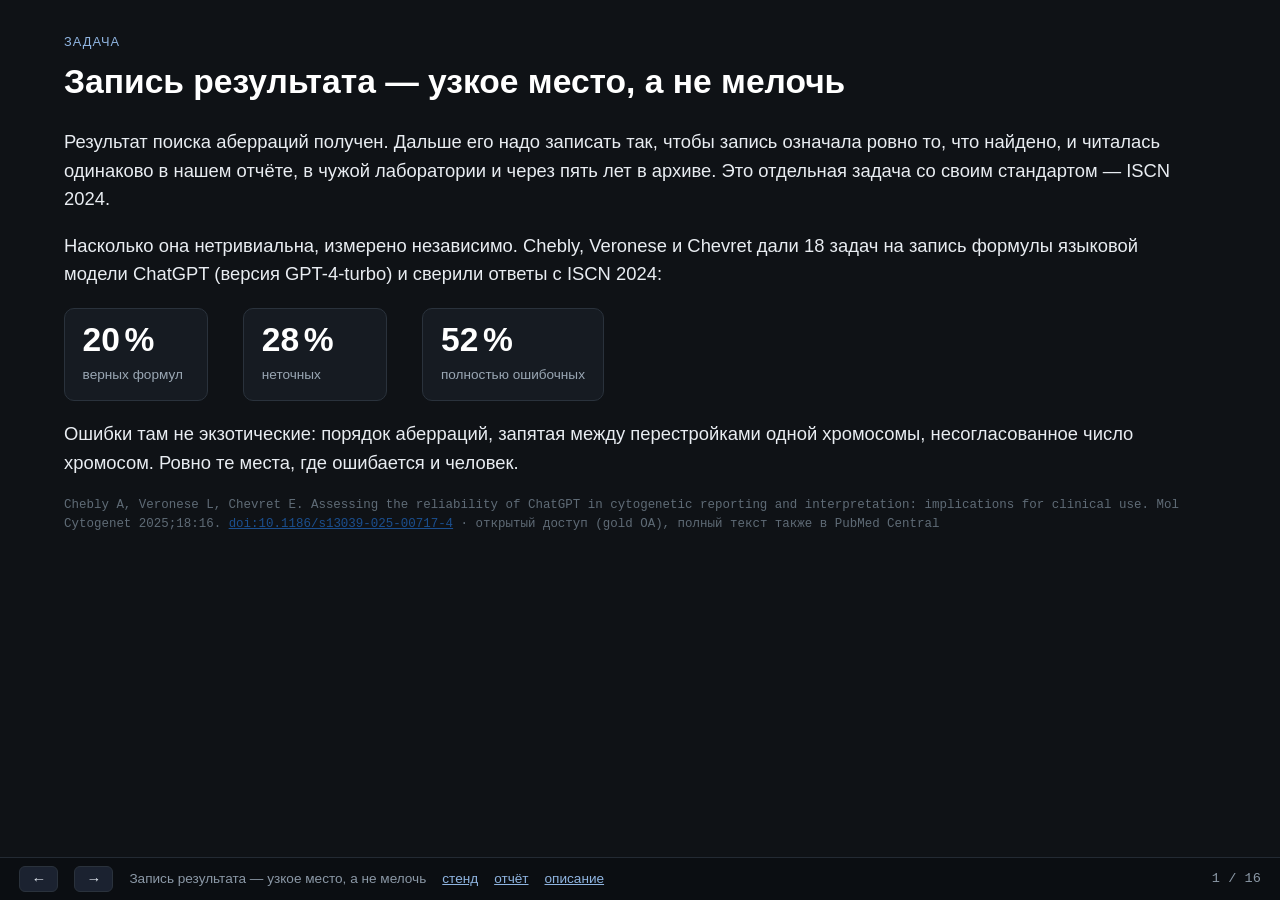
<file: deck.html>
<!DOCTYPE html>
<html lang="ru">
<head>
<meta charset="utf-8">
<meta name="viewport" content="width=device-width, initial-scale=1">
<title>Генератор формул ISCN 2024 — доклад</title>
<!-- оформление встроено: файл открывается и пересылается отдельно -->
<style>:root{
  --ink:#16191d; --mute:#5f6b76; --line:#d8dee5; --bg:#fbfcfd; --card:#fff;
  --ok:#0a6b3d; --bad:#a3231b; --warn:#8a5a00; --accent:#1b4f8f;
  --okbg:#eaf6ee; --badbg:#fdeceb; --warnbg:#fdf5e3; --accbg:#eef4fb;
  --mono:"SFMono-Regular",Consolas,"Liberation Mono",Menlo,monospace;
}
*{box-sizing:border-box}
body{margin:0;font:16px/1.55 -apple-system,"Segoe UI",Roboto,"Helvetica Neue",Arial,sans-serif;
  color:var(--ink);background:var(--bg)}
code,pre{font-family:var(--mono);font-size:.93em}
a{color:var(--accent)}
h1,h2,h3{line-height:1.25;margin:0 0 .5em}

/* ---------------- общая шапка ---------------- */
header{display:flex;align-items:baseline;gap:1.5rem;flex-wrap:wrap;
  padding:.9rem 1.4rem;border-bottom:1px solid var(--line);background:var(--card)}
header h1{font-size:1.15rem;margin:0}
header nav{margin-left:auto;display:flex;gap:1rem;align-items:baseline;font-size:.9rem}
.boot{color:var(--mute)}
#bootbar{height:3px;background:var(--line)}
#bootfill{height:3px;width:0;background:var(--accent);transition:width .3s}
footer{border-top:1px solid var(--line);margin-top:2rem;padding:1rem 1.4rem;
  color:var(--mute);font-size:.85rem}
.fatal{margin:2rem auto;max-width:44rem;padding:1.2rem 1.4rem;background:var(--badbg);
  border:1px solid var(--bad);border-radius:8px}

/* ---------------- стенд ---------------- */
.stand main{padding:1.2rem 1.4rem;max-width:1600px;margin:0 auto}
.tabs{display:flex;gap:.4rem;flex-wrap:wrap;border-bottom:1px solid var(--line);margin-bottom:1rem}
.tab{border:1px solid var(--line);border-bottom:none;background:#eef1f4;
  color:var(--mute);padding:.45rem .9rem;border-radius:7px 7px 0 0;cursor:pointer;
  font-size:.95rem}
.tab:hover{color:var(--ink);background:#e4e9ee}
.tab.active{background:var(--card);color:var(--accent);font-weight:600;
  box-shadow:0 2px 0 0 var(--card);border-top:2px solid var(--accent)}
.panel{display:none}
.panel.active{display:block}
.lead{max-width:60rem;color:var(--mute)}
.split{display:grid;grid-template-columns:minmax(300px,29%) 1fr;gap:1.4rem;align-items:start}
@media(max-width:1100px){.split{grid-template-columns:1fr}}
.col-narrow select{width:100%;font-family:var(--mono);font-size:.82rem}
.desc{font-size:.9rem;background:var(--accbg);padding:.5rem .7rem;border-radius:6px}
label{display:block;font-size:.82rem;color:var(--mute);margin-bottom:.5rem}
label input,label select{display:block;width:100%;padding:.3rem .4rem;font-size:.92rem;
  border:1px solid var(--line);border-radius:5px;color:var(--ink);background:#fff}
label.chk{display:flex;align-items:center;gap:.4rem;font-size:.9rem}
label.chk input{width:auto;display:inline}
.grid2{display:grid;grid-template-columns:1fr 1fr;gap:.5rem}
.grid4{display:grid;grid-template-columns:repeat(4,1fr);gap:.5rem}
@media(max-width:1400px){.grid4{grid-template-columns:repeat(2,1fr)}}
button{border:1px solid var(--accent);background:var(--accent);color:#fff;
  padding:.4rem .9rem;border-radius:6px;cursor:pointer;font-size:.92rem}
button.secondary{background:#fff;color:var(--accent)}
button.rm,button.copy,button.link{background:#fff;color:var(--accent);
  border:1px solid var(--line);padding:.15rem .5rem;font-size:.78rem}
button.link{border:none;text-decoration:underline;padding:.15rem .2rem}
.event{border:1px solid var(--line);border-radius:7px;padding:.6rem .7rem;margin-bottom:.6rem;background:var(--card)}
.ehead{display:flex;justify-content:space-between;align-items:center;
  font-size:.85rem;font-weight:600;margin-bottom:.4rem}
.hint{margin-top:.8rem;font-size:.86rem;color:var(--mute)}
.hint ul{padding-left:1.2rem}
.row{display:flex;gap:.7rem;align-items:flex-start;margin:.6rem 0}
.row textarea{flex:1;font-family:var(--mono);font-size:.9rem;padding:.5rem;
  border:1px solid var(--line);border-radius:6px}
.row input.exinp{flex:1;font-family:var(--mono);font-size:.92rem;padding:.4rem .5rem;
  border:1px solid var(--line);border-radius:6px}
.ctl{display:flex;gap:.6rem;align-items:flex-end}
.samples{font-size:.86rem;color:var(--mute);display:flex;gap:.5rem;flex-wrap:wrap;align-items:baseline}

/* ---------------- результаты ---------------- */
.canon{display:flex;gap:.8rem;align-items:baseline;flex-wrap:wrap;
  background:var(--accbg);border:1px solid #cfe0f2;border-radius:8px;padding:.6rem .8rem;margin-bottom:.8rem}
.canon .lbl{font-size:.8rem;color:var(--mute);text-transform:uppercase;letter-spacing:.03em}
code.big{font-size:1.05rem;font-weight:600;word-break:break-all}
table{border-collapse:collapse;width:100%;background:var(--card);font-size:.92rem}
th,td{border:1px solid var(--line);padding:.4rem .55rem;text-align:left;vertical-align:top}
th{background:#f1f4f7;font-size:.82rem;color:var(--mute);font-weight:600}
table.forms td:first-child{width:19rem}
table.forms td:last-child{width:12rem}
tr.canonrow{background:#f7fbff}
.fname{font-weight:600}
.fmeta{font-size:.78rem;color:var(--mute);font-family:var(--mono)}
code.res{display:inline-block;word-break:break-all;background:#f6f8fa;
  padding:.15rem .35rem;border-radius:4px;margin-right:.4rem}
.reason{color:var(--mute);font-size:.88rem}
.notes{margin-top:.35rem;display:flex;gap:.3rem;flex-wrap:wrap}
.chip{font-size:.76rem;background:#eef1f4;color:var(--mute);border-radius:10px;padding:.05rem .5rem}
.chip.lost{background:var(--warnbg);color:var(--warn)}
.warnchip{background:var(--warnbg);color:var(--warn)}
.errchip{background:var(--badbg);color:var(--bad);border-radius:10px;padding:.05rem .5rem;font-size:.76rem}
.stylechip{background:var(--warnbg);color:var(--warn);border-radius:10px;padding:.05rem .5rem;font-size:.76rem}
.ok{color:var(--ok)}
.bad{color:var(--bad)}
.off{color:var(--mute)}
.box{border:1px solid var(--line);border-radius:7px;padding:.6rem .8rem;margin-top:.5rem;background:var(--card)}
.ok.box{background:var(--okbg);border-color:#bcdcc8}
.warn{background:var(--warnbg);border:1px solid #e6d2a0;border-radius:7px;
  padding:.5rem .7rem;margin-bottom:.7rem;font-size:.9rem}
.note{background:var(--accbg);border:1px solid #cfe0f2;border-radius:7px;
  padding:.5rem .7rem;margin-bottom:.7rem;font-size:.9rem}
.note ul,.facts{margin:.3rem 0;padding-left:1.2rem}
.facts li{font-family:var(--mono);font-size:.86rem}
table.viol td:first-child{width:5.5rem}
tr.badrow{background:var(--badbg)}
.viol1{font-size:.88rem;margin:.2rem 0}
.excase{border:1px solid var(--line);border-radius:8px;padding:.7rem .9rem;
  margin-bottom:.7rem;background:var(--card)}
.exhead{margin-bottom:.4rem}
.score{margin-top:.8rem;font-weight:600}
.scrollx{overflow-x:auto;max-width:100%}
table.loss{font-size:.85rem;min-width:52rem}
table.loss td:first-child{width:13rem}
table.loss th.key{text-align:center;white-space:nowrap;font-family:var(--mono);
  font-size:.78rem;padding:.35rem .4rem}
table.loss td.yes{background:var(--okbg);text-align:center;font-weight:700;color:var(--ok)}
table.loss td.no{background:var(--badbg);text-align:center;color:var(--bad)}
tr.rates td{background:#f1f4f7;text-align:center;font-family:var(--mono);font-size:.82rem}
tr.rates td:first-child{text-align:left;font-family:inherit;color:var(--mute)}
table.legend{font-size:.86rem;min-width:44rem}
table.legend td:first-child,table.legend td:last-child{white-space:nowrap}

/* ---------------- слайды ---------------- */
body.deck{background:#0f1216;color:#e9edf2}
.slide{min-height:100vh;display:none;padding:3.5vh 5vw 8vh;flex-direction:column}
.slide.active{display:flex}
.slide h2{font-size:2.1rem;margin:0 0 .2em;color:#fff}
.slide .kicker{color:#8fb4e0;text-transform:uppercase;letter-spacing:.08em;
  font-size:.8rem;margin-bottom:.6rem}
.slide .body{font-size:1.15rem;max-width:70rem}
.slide ul{padding-left:1.3rem}
.slide li{margin-bottom:.45em}
.slide code{background:#1c222a;color:#e8eef6;padding:.1rem .35rem;border-radius:4px;
  word-break:break-all}
.deck .num{display:flex;gap:2.2rem;flex-wrap:wrap;margin:1.2rem 0}
.deck .num div{background:#161b22;border:1px solid #2a323c;border-radius:10px;
  padding:.8rem 1.1rem;min-width:9rem}
.deck .num b{display:block;font-size:2.1rem;color:#fff;line-height:1.1}
.deck .num span{font-size:.85rem;color:#9aa7b4}
.deck table{background:#141922;color:#dfe6ee;font-size:.95rem}
.deck th{background:#1b2230;color:#9aa7b4;border-color:#2a323c}
.deck td{border-color:#2a323c}
.deck .hl{color:#ffd479}
.deck .bad{color:#ff8f85}
.deck .ok{color:#8ee0ab}
.deckbar{position:fixed;bottom:0;left:0;right:0;display:flex;align-items:center;
  gap:1rem;padding:.5rem 1.2rem;background:#0b0e12;border-top:1px solid #232a33;
  font-size:.85rem;color:#8b98a6}
.deckbar button{background:#1b2230;border-color:#2a323c;color:#dfe6ee;padding:.25rem .7rem}
.deckbar a{color:#8fb4e0}
.deckbar .pos{margin-left:auto;font-family:var(--mono)}

/* ---------------- отчёт ---------------- */
body.doc{max-width:52rem;margin:0 auto;padding:0 1.4rem 4rem;background:#fff}
body.doc header{margin:0 -1.4rem 1.5rem;border-radius:0}
body.doc h2{font-size:1.4rem;margin-top:2rem;padding-top:.6rem;border-top:1px solid var(--line)}
body.doc h3{font-size:1.06rem;margin-top:1.4rem}
body.doc table{font-size:.9rem;margin:1rem 0}
body.doc code{background:#f4f6f8;padding:.08rem .3rem;border-radius:4px}
body.doc blockquote{margin:1rem 0;padding:.6rem .9rem;background:var(--accbg);
  border-left:3px solid var(--accent);font-size:.95rem}
.finding{border:1px solid var(--line);border-left:4px solid var(--bad);
  border-radius:6px;padding:.7rem .9rem;margin:.9rem 0;background:#fff}
.finding h3{margin-top:0}
.toc{background:#f6f8fa;border:1px solid var(--line);border-radius:8px;padding:.8rem 1rem}
.toc ol{margin:.3rem 0;padding-left:1.4rem}
.toc a{text-decoration:none}
@media print{
  header nav,.deckbar{display:none}
  body.doc{max-width:none}
  .slide{display:block;min-height:auto;page-break-after:always}
}

/* --- вкладки стенда, добавленные для заключения и контроля записи --- */
.verdict{margin:.6rem 0;padding:.5rem .7rem;border-radius:6px;font-weight:600;
         border:1px solid var(--line);background:var(--card)}
.verdict.good{border-color:var(--ok);color:var(--ok)}
.verdict.warn{border-color:var(--warn);color:var(--warn)}
.verdict.bad{border-color:var(--bad);color:var(--bad)}
.verdict.info{border-color:var(--line);color:var(--mute)}
.col-wide{flex:1 1 62%;min-width:0}
.col-narrow input[type=text]{width:100%;font-family:var(--mono);font-size:.8rem;
         padding:.25rem .35rem;margin-bottom:.4rem}
.col-narrow label{display:block;margin:.5rem 0 .15rem;font-size:.78rem;color:var(--mute)}
fieldset#vbFlags{border:1px solid var(--line);border-radius:6px;margin:.5rem 0;padding:.4rem .6rem}
fieldset#vbFlags legend{font-size:.76rem;color:var(--mute);padding:0 .3rem}
label.check{display:block;font-size:.78rem;color:var(--ink);margin:.12rem 0}
label.check input{margin-right:.35rem}
button.primary{margin-top:.5rem;padding:.4rem .8rem;border-radius:6px;cursor:pointer;
         border:1px solid var(--accent);background:var(--accent);color:#fff;font-weight:600}
button.primary:hover{filter:brightness(1.08)}
pre.formula{font-family:var(--mono);font-size:.86rem;background:var(--card);
         border:1px solid var(--line);border-radius:6px;padding:.5rem .6rem;
         overflow-x:auto;white-space:pre-wrap;word-break:break-all}
#p-verb ul,#p-reg ul{margin:.3rem 0 .6rem 1.1rem}
#p-verb li{margin:.16rem 0}
#regOut table,#ivOut table{width:100%}
#regFilter{font-family:var(--mono);font-size:.8rem;padding:.25rem .4rem;min-width:22rem}
</style>
</head>
<body class="deck">
<section class="slide" data-n="1"><div class="kicker">Задача</div><h2>Запись результата — узкое место, а не мелочь</h2><div class="body">
<p>Результат поиска аберраций получен. Дальше его надо записать так, чтобы запись
означала ровно то, что найдено, и читалась одинаково в нашем отчёте, в чужой
лаборатории и через пять лет в архиве. Это отдельная задача со своим стандартом —
ISCN 2024.</p>
<p>Насколько она нетривиальна, измерено независимо. Chebly, Veronese и Chevret
дали 18 задач на запись формулы языковой модели ChatGPT (версия GPT-4-turbo) и
сверили ответы с ISCN 2024:</p>
<div class="num"><div><b>20 %</b><span>верных формул</span></div><div><b>28 %</b><span>неточных</span></div><div><b>52 %</b><span>полностью ошибочных</span></div></div>
<p>Ошибки там не экзотические: порядок аберраций, запятая между перестройками
одной хромосомы, несогласованное число хромосом. Ровно те места, где ошибается
и человек.</p>
<p class="fmeta">Chebly A, Veronese L, Chevret E. Assessing the reliability of
ChatGPT in cytogenetic reporting and interpretation: implications for clinical
use. Mol Cytogenet 2025;18:16.
<a href="https://doi.org/10.1186/s13039-025-00717-4">doi:10.1186/s13039-025-00717-4</a>
· открытый доступ (gold OA), полный текст также в PubMed Central</p>
</div></section><section class="slide" data-n="2"><div class="kicker">Что сделано</div><h2>Генератор формул с обратной проверкой</h2><div class="body">
<ul>
<li>Один типизированный вход — набор событий: сборка, половой набор, плоидность,
координаты, копийность, доля мозаицизма, зиготность, происхождение, механизм.</li>
<li>11 форм записи выводятся из этого набора. Ни одна форма не
переписывает другую и ни одна не собирается языковой моделью.</li>
<li>Правила взяты из текста ISCN 2024: 64 пунктов
проведены в код, каждый с обозначением пункта.</li>
<li>Полосы вычисляются из координат по таблице заявленной сборки, поэтому
обозначение полосы и координаты согласованы по построению.</li>
</ul>
<div class="num"><div><b>64</b><span>пунктов стандарта</span></div><div><b>11</b><span>форм записи</span></div><div><b>40</b><span>правил грамматики</span></div><div><b>786</b><span>проверок в наборе</span></div></div>
</div></section><section class="slide" data-n="3"><div class="kicker">Источник</div><h2>Что взято за источник и что с ним сделано</h2><div class="body">
<p><b>ISCN 2024: An International System for Human Cytogenomic Nomenclature.</b>
McGovern&nbsp;Jordan, Hastings, Gersen (ред.), Karger, 2024.
<a href="https://karger.com/books/book/6011">karger.com/books/book/6011</a>.
Файл предоставлен внутри компании и остаётся во внутреннем хранилище: книга
защищена авторским правом и в открытый репозиторий не выкладывается.</p>
<p>Тело книги в файле — постранично вставленные изображения; извлекаемого текста
15 104 знака,
и это только список литературы. Текст получен распознаванием изображений.</p>
<div class="num"><div><b>377</b><span>изображений распознано</span></div><div><b>614 143</b><span>знаков получено</span></div><div><b>0</b><span>отказов распознавания</span></div></div>
<p>По распознанному тексту восстановлена карта глав; в работу взяты главы
3 (обозначения), 4 (общие правила), 5 (кариотип), 8 (микрочип) и
11 (секвенирование). Из них выписано 64 пунктов;
обозначение каждого сверено с заголовком раздела и буквенным пунктом
первоисточника, и в реестр вынесена выдержка. Таблица цитобендов взята из
источника, предписанного пунктом 4.4.5a.</p></div></section><section class="slide" data-n="4"><div class="kicker">Устройство</div><h2>Обратная проверка как обязательный этап выдачи</h2><div class="body">
<p>Выданная строка разбирается обратно — независимой формальной грамматикой
(40 правил, 40 терминалов),
которая не обращается к генератору. Восстановленный набор фактов сравнивается
с проекцией случая на эту форму — с перечнем признаков, которые форма способна
выразить. Расхождение блокирует выдачу.</p>
<p>Смысл в том, что проверка не может воспроизвести ошибку генератора: это
вторая, независимая реализация тех же правил.</p>
<div style="margin:.7rem 0 .2rem"><svg viewBox="0 0 1000 320" width="100%" role="img" aria-label="Схема выдачи формулы: генерация, независимый разбор, сравнение наборов фактов"><defs><marker id="ar" viewBox="0 0 10 10" refX="9" refY="5" markerWidth="6" markerHeight="6" orient="auto-start-reverse"><path d="M0,0 L10,5 L0,10 z" fill="#5b6b7d"/></marker></defs><rect x="390" y="8" width="220" height="46" rx="8" fill="#1b2a3d" stroke="#3d5a80"/><text x="500.0" y="27.5" text-anchor="middle" font-size="13" font-weight="600" fill="#e9edf2">Набор событий</text><text x="500.0" y="43.5" text-anchor="middle" font-size="11.5" font-weight="400" fill="#9aa7b4">один вход для всех форм</text><path d="M430,54 L230,84" stroke="#5b6b7d" stroke-width="1.4" fill="none" marker-end="url(#ar)"/><path d="M570,54 L770,84" stroke="#5b6b7d" stroke-width="1.4" fill="none" marker-end="url(#ar)"/><rect x="40" y="84" width="280" height="50" rx="8" fill="#161b22" stroke="#2a323c"/><text x="180.0" y="105.5" text-anchor="middle" font-size="13" font-weight="600" fill="#e9edf2">Генератор формы</text><text x="180.0" y="121.5" text-anchor="middle" font-size="11.5" font-weight="400" fill="#9aa7b4">правило и пункт ISCN на каждый знак</text><rect x="680" y="84" width="280" height="50" rx="8" fill="#161b22" stroke="#2a323c"/><text x="820.0" y="105.5" text-anchor="middle" font-size="13" font-weight="600" fill="#e9edf2">Проекция случая на форму</text><text x="820.0" y="121.5" text-anchor="middle" font-size="11.5" font-weight="400" fill="#9aa7b4">что форма способна передать</text><path d="M180,134 L180,176" stroke="#5b6b7d" stroke-width="1.4" fill="none" marker-end="url(#ar)"/><text x="187.0" y="159.0" text-anchor="start" font-size="11" fill="#8b98a6">строка ISCN</text><path d="M820,134 L820,176" stroke="#5b6b7d" stroke-width="1.4" fill="none" marker-end="url(#ar)"/><text x="813.0" y="159.0" text-anchor="end" font-size="11" fill="#8b98a6">набор фактов</text><rect x="40" y="176" width="280" height="50" rx="8" fill="#161b22" stroke="#2a323c"/><text x="180.0" y="197.5" text-anchor="middle" font-size="13" font-weight="600" fill="#e9edf2">Разбор независимой грамматикой</text><text x="180.0" y="213.5" text-anchor="middle" font-size="11.5" font-weight="400" fill="#9aa7b4">к генератору не обращается</text><rect x="680" y="176" width="280" height="50" rx="8" fill="#161b22" stroke="#2a323c"/><text x="820.0" y="197.5" text-anchor="middle" font-size="13" font-weight="600" fill="#e9edf2">Факты, обязательные для формы</text><text x="820.0" y="213.5" text-anchor="middle" font-size="11.5" font-weight="400" fill="#9aa7b4">эталон сравнения</text><path d="M320,201 L428,201" stroke="#5b6b7d" stroke-width="1.4" fill="none" marker-end="url(#ar)"/><path d="M680,201 L572,201" stroke="#5b6b7d" stroke-width="1.4" fill="none" marker-end="url(#ar)"/><rect x="430" y="176" width="140" height="50" rx="8" fill="#1b2a3d" stroke="#3d5a80"/><text x="500.0" y="197.5" text-anchor="middle" font-size="13" font-weight="600" fill="#e9edf2">Сравнение</text><text x="500.0" y="213.5" text-anchor="middle" font-size="11.5" font-weight="400" fill="#9aa7b4">тождество наборов</text><path d="M470,226 L355,258" stroke="#5b6b7d" stroke-width="1.4" fill="none" marker-end="url(#ar)"/><path d="M530,226 L645,258" stroke="#5b6b7d" stroke-width="1.4" fill="none" marker-end="url(#ar)"/><rect x="105" y="258" width="250" height="52" rx="8" fill="#14301f" stroke="#2e6b45"/><text x="230.0" y="280.5" text-anchor="middle" font-size="13" font-weight="600" fill="#e9edf2">Совпало, дерево разбора одно</text><text x="230.0" y="296.5" text-anchor="middle" font-size="11.5" font-weight="400" fill="#9aa7b4">формула выдаётся</text><rect x="645" y="258" width="250" height="52" rx="8" fill="#33161a" stroke="#7a2e28"/><text x="770.0" y="280.5" text-anchor="middle" font-size="13" font-weight="600" fill="#e9edf2">Расхождение или отказ разбора</text><text x="770.0" y="296.5" text-anchor="middle" font-size="11.5" font-weight="400" fill="#9aa7b4">выдача блокируется</text></svg></div>
<div class="num"><div><b>495</b><span>сочетаний «случай — форма»</span></div><div><b>245</b><span>форма допускает</span></div><div><b>250</b><span>отклоняет с причиной</span></div><div><b>0</b><span>расхождений</span></div></div>
<p>За время разработки обратная проверка нашла шесть дефектов, каждый из которых
менял выдаваемую строку.</p></div></section><section class="slide" data-n="5"><div class="kicker">Однозначность</div><h2>Разбор неоднозначности: измерение, а не рассуждение</h2><div class="body">
<p><b>Грамматическая однозначность.</b> Для каждой строки подсчитывается число
деревьев разбора.</p>
<div class="num"><div><b>0</b><span>своих строк, деревьев &gt; 1</span></div><div><b>0</b><span>примеров книги, деревьев &gt; 1</span></div></div>
<p>Одна настоящая неоднозначность была внесена в грамматику и найдена этой
проверкой: обозначение происхождения <code>mat</code> совпало с обозначением
конституциональной аберрации, и одна строка получила два дерева. Устранено.</p>
<p><b>Совпадение разных случаев.</b> Отдельная величина: доля случаев, которые
форма печатает неотличимо от другого случая батареи.</p>
<table class=""><thead><tr><th>Форма</th><th>Допустима в случаях</th><th>Доля совпадений</th></tr></thead><tbody><tr><td><code>abbrev</code></td><td>27</td><td>0,000</td></tr><tr><td><code>short</code></td><td>45</td><td>0,089</td></tr><tr><td><code>abbrev_range</code></td><td>27</td><td>0,148</td></tr><tr><td><code>short_range</code></td><td>45</td><td>0,178</td></tr><tr><td><code>mixed</code></td><td>16</td><td>0,000</td></tr><tr><td><code>karyotype</code></td><td>31</td><td>0,258</td></tr><tr><td><code>karyotype_mos</code></td><td>14</td><td>0,357</td></tr></tbody></table>
</div></section><section class="slide" data-n="6"><div class="kicker">Цена формы</div><h2>Что теряется в каждой форме — с примерами</h2><div class="body">
<ul>
<li><b>Микрочиповые формы стирают механизм.</b> У образца NA02325 найдены три
прироста дозы: Xq28 — 0,44 Мб, 16p13.3 — 3,50 Мб, 22q11.1q12.2 — 13,40 Мб.
Дозовое описание этих трёх приростов и описание того же образца как носителя
сверхчисленной производной хромосомы der(22)t(16;22) материнского происхождения
дают одну и ту же микрочиповую строку, хотя риск повторения в этих случаях
несопоставим.</li>
<li><b>Диапазон копийности стирает долю мозаицизма.</b> Доли 0,20 и 0,35 обе дают
<code>seq (16)×2~3</code>.</li>
<li><b>Кариотипная строка стирает мозаицизм, зиготность и всё ниже предела
бэндирования.</b> Нормальный профиль, полный пузырный занос и двуспермный занос
дают одинаковое <code>46,XX</code>; нормальный мужской профиль и носитель делеции
22q11.21 размером 2,96 Мб — одинаковое <code>46,XY</code>.</li>
</ul>
<p class="hl">Отсюда практический вывод: каноническая форма бланка — короткая
система с координатами и сборкой; кариотипная строка приводится рядом как
пояснительная, а не как основная.</p></div></section><section class="slide" data-n="7"><div class="kicker">Приёмка</div><h2>Совпадение с первоисточником побайтово</h2><div class="body">
<p>Для 19 случаев ожидаемая строка напечатана в книге.
Генератор воспроизводит их знак в знак.</p>
<div class="num"><div><b>19 из 19</b><span>совпало побайтово</span></div></div>
<p>Отдельно проверен разбор всех примеров книги: из
905 извлечённых строк
512 относятся к нужным главам,
493 остаются после отсева обрывов переноса.</p>
<table class=""><thead><tr><th>Итог разбора</th><th>Строк</th></tr></thead><tbody><tr><td>принято</td><td>385</td></tr><tr><td>отнесено к области вне задачи</td><td>73</td></tr><tr><td>не разобрано</td><td>35</td></tr></tbody></table>
<p>Из не разобранных подавляющая часть — искажения распознавания, сверенные с
изображениями страниц: латинская <code>g</code> на месте <code>q</code>,
пробел на месте подчёркивания. Записями ISCN такие строки не являются ни при
каком прочтении.</p></div></section><section class="slide" data-n="8"><div class="kicker">Находка</div><h2>В первоисточнике и в каталожных записях есть дефекты</h2><div class="body">
<p>Инструмент проверяет, следует ли обозначение полосы из координат самой записи.
Сплошная проверка примеров книги с координатами:</p>
<div class="num"><div><b>124</b><span>обозначений проверено</span></div><div><b>118</b><span>совпадают точно</span></div><div><b>3</b><span>названы крупнее (допустимо)</span></div><div><b>3</b><span>расходятся по существу</span></div></div>
<p>Пример 8.2.2xxiv книги объявляет сборку GRCh38, но позиция 69 172 132 лежит
в GRCh38 в полосе 18q22.2, а 18q22.3 соответствует этой позиции в hg19.
Обозначение полосы взято из одной сборки, координаты — из другой.</p>
<p>То же в каталожной записи NA02325: участок обозначен как
<code>22q11.1q11.21</code>, тогда как по заявленной сборке hg19 это
<code>22q11.1q12.2</code> — занижение протяжённости на три подполосы.</p>
<p class="hl">Вывод для практики: обозначения полос в записях, приходящих извне,
следует пересчитывать из координат вместе с заявленной сборкой, а не принимать
на веру.</p></div></section><section class="slide" data-n="9"><div class="kicker">Отклонение</div><h2>Корпус отклонения: ловится восемь ошибок из девяти</h2><div class="body">
<p>Неверные строки взяты из таблицы 1 публикации Chebly 2025 — там для каждой
задачи приведены и ошибочная запись, и исправленный эталон. В область задачи
(конституциональный результат) попадают 9 строк.</p>
<table class=""><thead><tr><th>Как обнаружено</th><th>Строк</th></tr></thead><tbody><tr><td>отвергнуто грамматикой</td><td>2</td></tr><tr><td>помечено проверкой соглашений с указанием пункта</td><td>6</td></tr><tr><td>не обнаружимо на уровне строки</td><td>1</td></tr></tbody></table>
<p>Девятая ошибка — запятая внутри описания одной производной хромосомы:
<code>46,XY,der(1)t(1;3)(p32;q21),dup(1)(q25q42)</code>. Запятая превращает описание
одной производной хромосомы в описание двух независимых перестроек, и такое
прочтение само по себе допустимо. Обнаружить её в строке нельзя ни одной
проверкой.</p>
<p class="ok">Генератор эту ошибку сделать не может: принадлежность перестроек
одной производной хромосоме задана во входных данных, а не расстановкой запятых
в тексте.</p>
<p>Проверка соглашений на собственном выводе генератора не срабатывает ни разу:
245 строк, нарушений уровня «ошибка» —
0.</p></div></section><section class="slide" data-n="10"><div class="kicker">Наши образцы</div><h2>Три отработанных образца прогона</h2><div class="body">
<p><b>NA00496</b> — мозаичная трисомия 8, доля 0,97.<br>
<code>seq (8)×3[0.97]</code> · кариотипная форма <code>mos 47,XY,+8/46,XY</code><br>
<span class="fmeta">сборка в строке отсутствует: координаты не приводятся, пункт 4.4.5c</span></p>
<p><b>NA02325</b> — записан в двух вариантах, и это главный вывод по образцу.<br>
Дозовый вариант: <code>seq[GRCh38] Xq28(154,890,328_155,335,092)×3,16p13.3(200,001_3,700,000)×3,22q11.1q12.2(17,100,001_30,500,000)×3</code><br>
С установленным механизмом: <code>47,XX,+der(22)t(16;22)(p13.3;q11.21)mat</code><br>
Смешанная форма: <code>seq[GRCh38] Xq28(154,890,328_155,335,092)×3,+der(22)t(16;22)(p13.3;q11.21)mat</code><br>
В кариотипной строке два события выпадают, и инструмент перечисляет их отдельно:
прирост на chrX размером 0,44 Мб ниже предела бэндирования, прирост на chr16
объясняется той же производной хромосомой.</p>
<p><b>NA13019</b> — одна X с потерей Xp и избытком Xq.<br>
Дозовая запись: <code>seq[GRCh38] Xp22.33p11.21(2,900,001_56,900,000)×1,Xq11.1q28(62,800,001_155,700,000)×3[0.68]</code><br>
Клональная запись: <code>mos 46,X,i(X)(q10)/45,X</code><br>
<span class="fmeta">клоны заданы явно: по одной дозе они не восстанавливаются</span></p>
</div></section><section class="slide" data-n="11"><div class="kicker">Отказы</div><h2>Три случая, когда инструмент отказывается выдать формулу</h2><div class="body">
<p>Отказ с указанием причины — рабочее поведение, а не пробел. Каждый проверяется
отдельным тестом.</p>
<ol>
<li><b>Механизм не наблюдался.</b> Дозовая потеря концевого участка 4p равно
допускает делецию, кольцевую хромосому и несбалансированный продукт
транслокации, поэтому <code>del(4)(p16.3p15.32)</code> по одной дозе не
выдаётся (пункт 5.5.15c). Если лаборатория решает назвать механизм, он задаётся
во входных данных явно, и решение фиксируется как заявленное оператором.</li>
<li><b>Мозаицизм без счёта клеток.</b> Кариотипная запись мозаицизма опирается на
счёт метафаз; при биопсии его нет. Доля выдаётся в квадратных скобках, как прямо
предусмотрено пунктом 4.5.3n.</li>
<li><b>Мозаицизм по половой хромосоме.</b> Нормальный клон по дозе не
восстанавливается: <code>45,X/46,XX</code> и <code>45,X/46,XY</code> дают
одинаковую дозу X. Форма отклоняется с требованием задать клоны явно.</li>
</ol>
<p class="hl">Третий отказ найден не рассуждением: собственный вывод генератора
не прошёл его же проверку соглашений — строка <code>mos 45,X/46,X</code> не
сходилась по числу хромосом.</p></div></section><section class="slide" data-n="12"><div class="kicker">Заключение</div><h2>Словесное описание порождается, а не пишется</h2><div class="body">
<p>Формула однозначна, но нечитаема без подготовки, поэтому в заключении её
сопровождает словесное описание. Оно не пишется от руки: порождается из того же
набора событий, из которого построена формула, четырьмя слоями — что выявлено,
клиническая значимость, ограничения, что можно сделать дальше.</p>
<div class="num"><div><b>180</b><span>описаний проверено</span></div><div><b>45</b><span>случаев</span></div><div><b>4</b><span>профилей получателя</span></div><div><b>26</b><span>осей настройки стиля</span></div><div><b>0</b><span>расхождений обратной проверки</span></div></div>
<p>Обратная проверка здесь двойная и обе половины идут от готового текста к
данным: факты извлекаются из русского текста и сверяются с набором событий и,
независимо, с фактами, разобранными из формулы грамматикой. Она нашла девять
дефектов, которых проверка формулы поймать не могла: формула во всех случаях
была верна. Самый тяжёлый — триплоидия описывалась словами «аберраций не
выявлено», потому что плоидность выражена в формуле множителем, а не событием.</p>
<p>Стиль задан данными, а не разветвлением в коде: профиль — это набор значений
26 осей, и любую можно переключить поверх профиля.
Категория значимости от профиля не зависит: значимость есть свойство находки,
а не читателя.</p>
</div></section><section class="slide" data-n="13"><div class="kicker">Практика</div><h2>Сверка с первоисточниками: 21 расхождение из 52 требований</h2><div class="body">
<p>Требования к содержанию заключения выписаны из документов практики и сверены
с нашей выдачей построчно. Каждая выдержка проверена на посимвольное совпадение
с текстом первоисточника.</p>
<div class="num"><div><b>6</b><span>документов затребовано</span></div><div><b>4</b><span>получено полными текстами</span></div><div><b>52</b><span>требований разобрано</span></div><div><b>18</b><span>соответствует</span></div><div><b>21</b><span>расходится</span></div><div><b>13</b><span>не покрыто</span></div></div>
<p><b>Главное, что нашлось.</b> Оборот со словом «отрицательный» стоял в
135 описаниях из 180,
и наш собственный список запрещённых формулировок его не ловил — проверка
пропускала нарушение того правила, которым обоснована сама. Исправлено: таких
оборотов теперь 0.</p>
<p>Добавлены выделенный вывод, повтор клинического вопроса, оговорка о том, что
последствия переноса эмбриона с мозаичной находкой неизвестны, и заявление о
неразглашении полового набора. Запрет на упоминание пренатальной диагностики
сужен: первоисточник прямо допускает указание на необходимость подтверждения
результата при наступившей беременности.</p>
<p><b>Границы мозаицизма 0,20 и 0,80 не подтверждены ни одной выдержкой</b>:
позиционные документы, откуда они могли быть взяты, закрыты платным доступом.
В четырёх прочитанных документах классифицирующих границ нет вовсе, а решение о
границе прямо назначено самой лаборатории. Поэтому границы — настройка, и
приписывание их первоисточнику снято.</p>
</div></section><section class="slide" data-n="14"><div class="kicker">Контроль входа</div><h2>Чужая запись: вердикт вместо исключения</h2><div class="body">
<p>Проверки, построенные для собственной выдачи, к чужой записи неприменимы: своя
строка всегда в области применения и всегда грамматична. Входной контроль
добавляет приведение оформления, вердикт из 5 значений
и замечания 3 уровней.</p>
<div class="num"><div><b>29</b><span>верных записей в приёмке</span></div><div><b>2</b><span>ложных отказов до правок</span></div><div><b>0</b><span>ложных отказов после</span></div><div><b>33</b><span>неверных записей</span></div><div><b>5</b><span>пропущено после</span></div></div>
<p>Ложный отказ на верной записи считается таким же дефектом, как пропуск
неверной: проверку с ложными отказами вынуждены отключить. Причина отказов
оказалась хуже ожидаемой: строка делилась на записи по точке, а точка стоит и
внутри обозначения подполосы, поэтому правило счёта хромосом считало по обрубку
строки — для любой кариотипной записи с подполосой.</p>
<p>Пять оставшихся пропусков перечислены в наборе проверок явным списком, чтобы
сокращение списка было видно, а расширение заметно. Порядок точек разрыва внутри
плеча намеренно не проверяется: подтверждающей выдержки из стандарта нет, а
вводить правило по памяти значит снова отвергать верные записи.</p>
</div></section><section class="slide" data-n="15"><div class="kicker">Обозначения</div><h2>Справочник участков подчинён списку целей</h2><div class="body">
<p>Обозначение критического участка в тексте заключения нельзя брать из памяти.
Справочник построен из кураторского перечня дозовой чувствительности участков и
даёт обозначение и уточнённые границы, но не задаёт, где вести поиск: цели
задаёт список регионов частых клинически значимых нарушений.</p>
<div class="num"><div><b>513</b><span>участков в перечне</span></div><div><b>78</b><span>отобрано в справочник</span></div><div><b>59</b><span>различных участков</span></div><div><b>74</b><span>меток списка ПГТ-А</span></div><div><b>52</b><span>из них с кураторским участком</span></div><div><b>4</b><span>расхождение границ вдвое и более</span></div></div>
<p>Прежняя заготовка из семи областей, записанная при разработке по памяти,
расходилась с кураторскими границами по всем семи, а по участку 1p36 — почти
вдвое по протяжённости. Следствие не косметическое: утверждение о перекрытии
выносится при покрытии участка не менее чем на девять десятых, поэтому
завышенная протяжённость означает молчание там, где утверждение уместно.</p>
<p>До подтверждения врачом построчно справочник в заключениях не применяется:
обозначение из него попадает в текст, который подписывает врач.</p>
</div></section><section class="slide" data-n="16"><div class="kicker">Дальше</div><h2>Что предлагается делать с этим</h2><div class="body">
<ul>
<li><b>В бланк результата</b> — каноническая форма (короткая система с координатами
и сборкой) плюс кариотипная строка как пояснительная, с перечнем событий,
которые в неё не попали.</li>
<li><b>В приёмку записей извне</b> — подкоманда проверки: разбор, пересчёт полос
из координат по заявленной сборке, перечень нарушенных пунктов. На каталожных
записях двух образцов из трёх она уже нашла дефекты.</li>
<li><b>В досье</b> — отчёт, реестр 64 пунктов,
таблица форм, таблица результатов по 495 сочетаниям
и набор из 786 проверок.</li>
<li><b>Что осталось за границей</b> — обозначения неоплазии, вложенные
производные хромосомы, толкование содержимого подробной системы. Отклоняются
как принадлежащие другой области, а не толкуются наугад.</li>
</ul>
<p><b>Куда идти дальше:</b><br>
<a href="index.html">stand.html</a> — стенд: сорок пять готовых случаев, сбор
своего случая, разбор чужой записи, упражнение на десять случаев.<br>
<a href="report.html">report.html</a> — отчёт: источник правил, конвенции,
устройство обратной проверки, итоги, ограничения.<br>
<a href="stand.html#case=NA13019-клоны">stand.html#case=NA13019-клоны</a> —
стенд, открытый сразу на образце с изохромосомой Xq.</p>
<p class="fmeta">Всё перечисленное опубликовано по адресу
<a href="https://aepavlov-dev.github.io/ISCN-demo/">https://aepavlov-dev.github.io/ISCN-demo/</a></p></div></section>
<div class="deckbar">
  <button id="prev">←</button><button id="next">→</button>
  <span id="ttl">Генератор формул ISCN 2024</span>
  <a href="index.html">стенд</a><a href="report.html">отчёт</a><a href="verbal.html">описание</a>
  <span class="pos"><span id="cur">1</span> / 16</span>
</div>
<script>
const slides=[...document.querySelectorAll('.slide')];
let i=0;
function show(n){
  i=Math.max(0,Math.min(slides.length-1,n));
  slides.forEach((s,k)=>s.classList.toggle('active',k===i));
  document.getElementById('cur').textContent=i+1;
  document.getElementById('ttl').textContent=slides[i].querySelector('h2').textContent;
  location.hash='#'+(i+1);
}
document.getElementById('prev').onclick=()=>show(i-1);
document.getElementById('next').onclick=()=>show(i+1);
document.addEventListener('keydown',e=>{
  if(['ArrowRight','PageDown',' '].includes(e.key)) show(i+1);
  if(['ArrowLeft','PageUp'].includes(e.key)) show(i-1);
  if(e.key==='Home') show(0);
  if(e.key==='End') show(slides.length-1);
});
show(parseInt(location.hash.slice(1))-1||0);
</script>
</body>
</html>
</file>
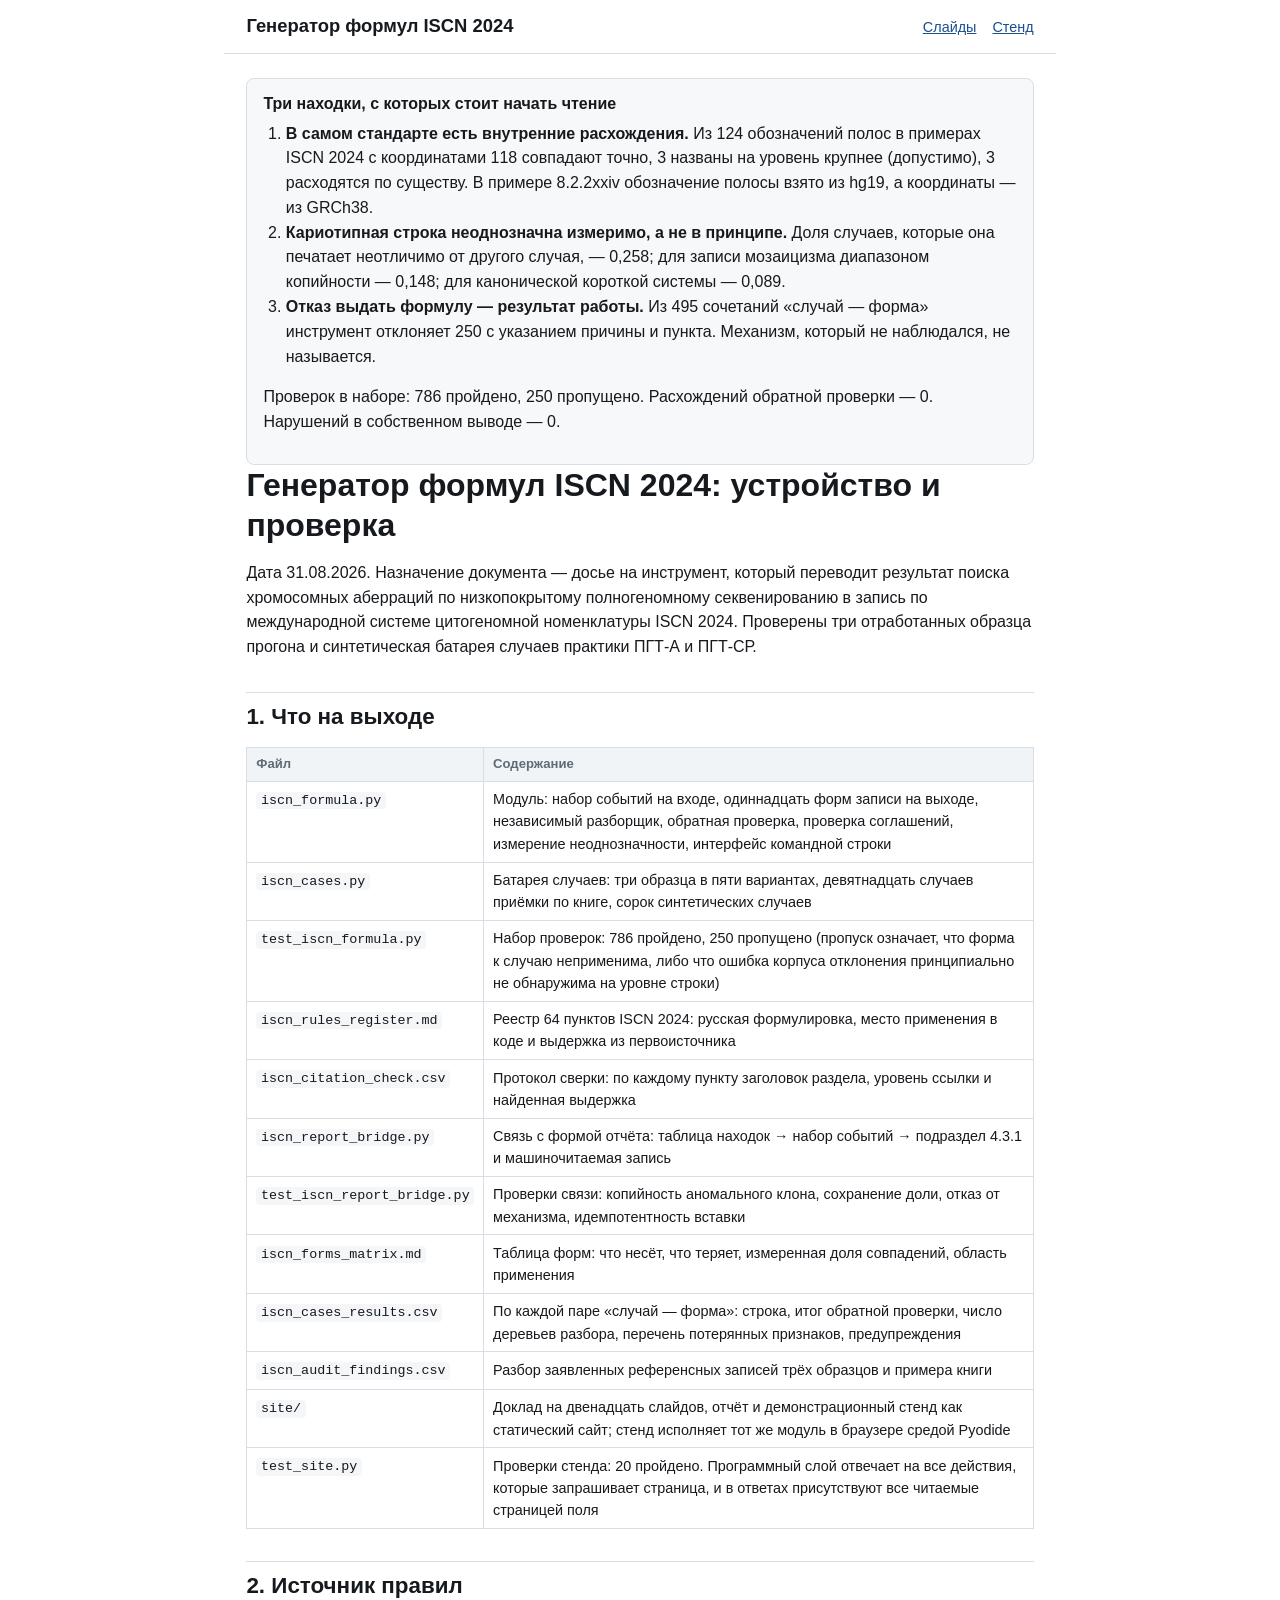
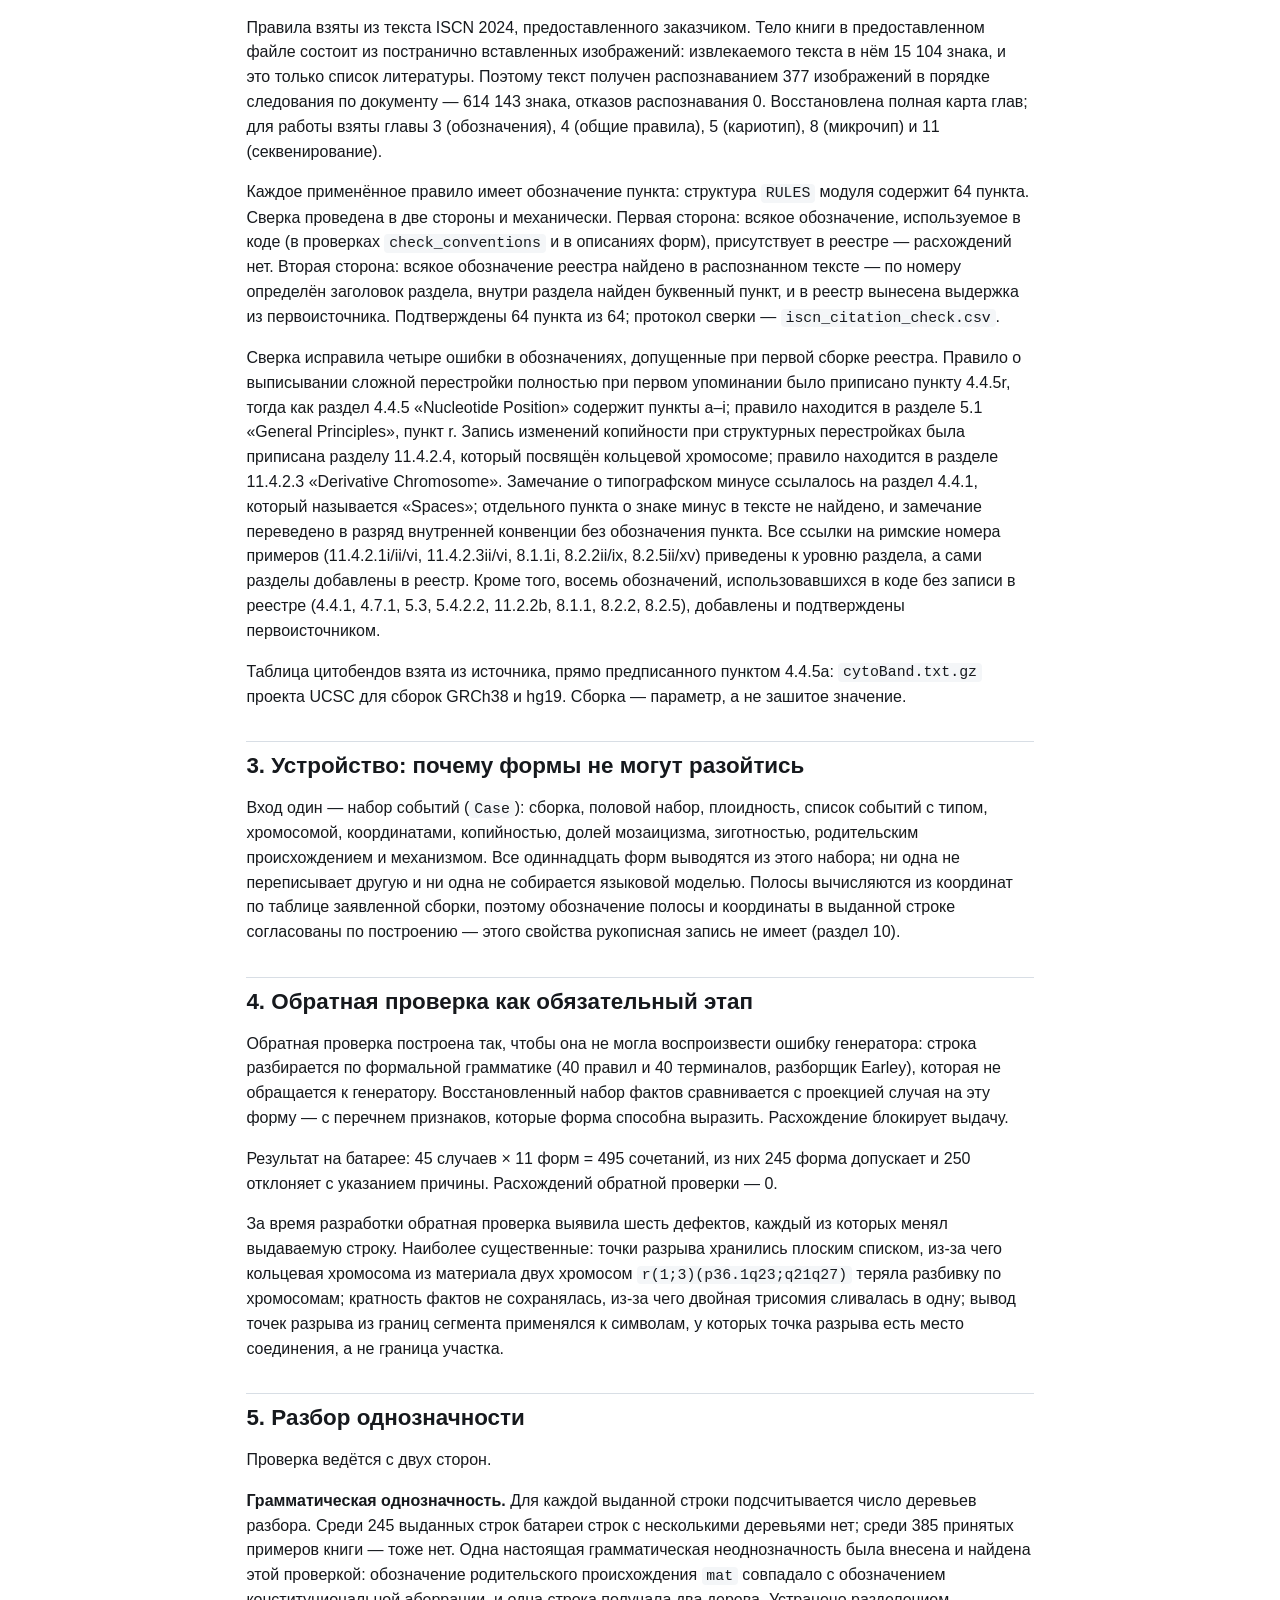
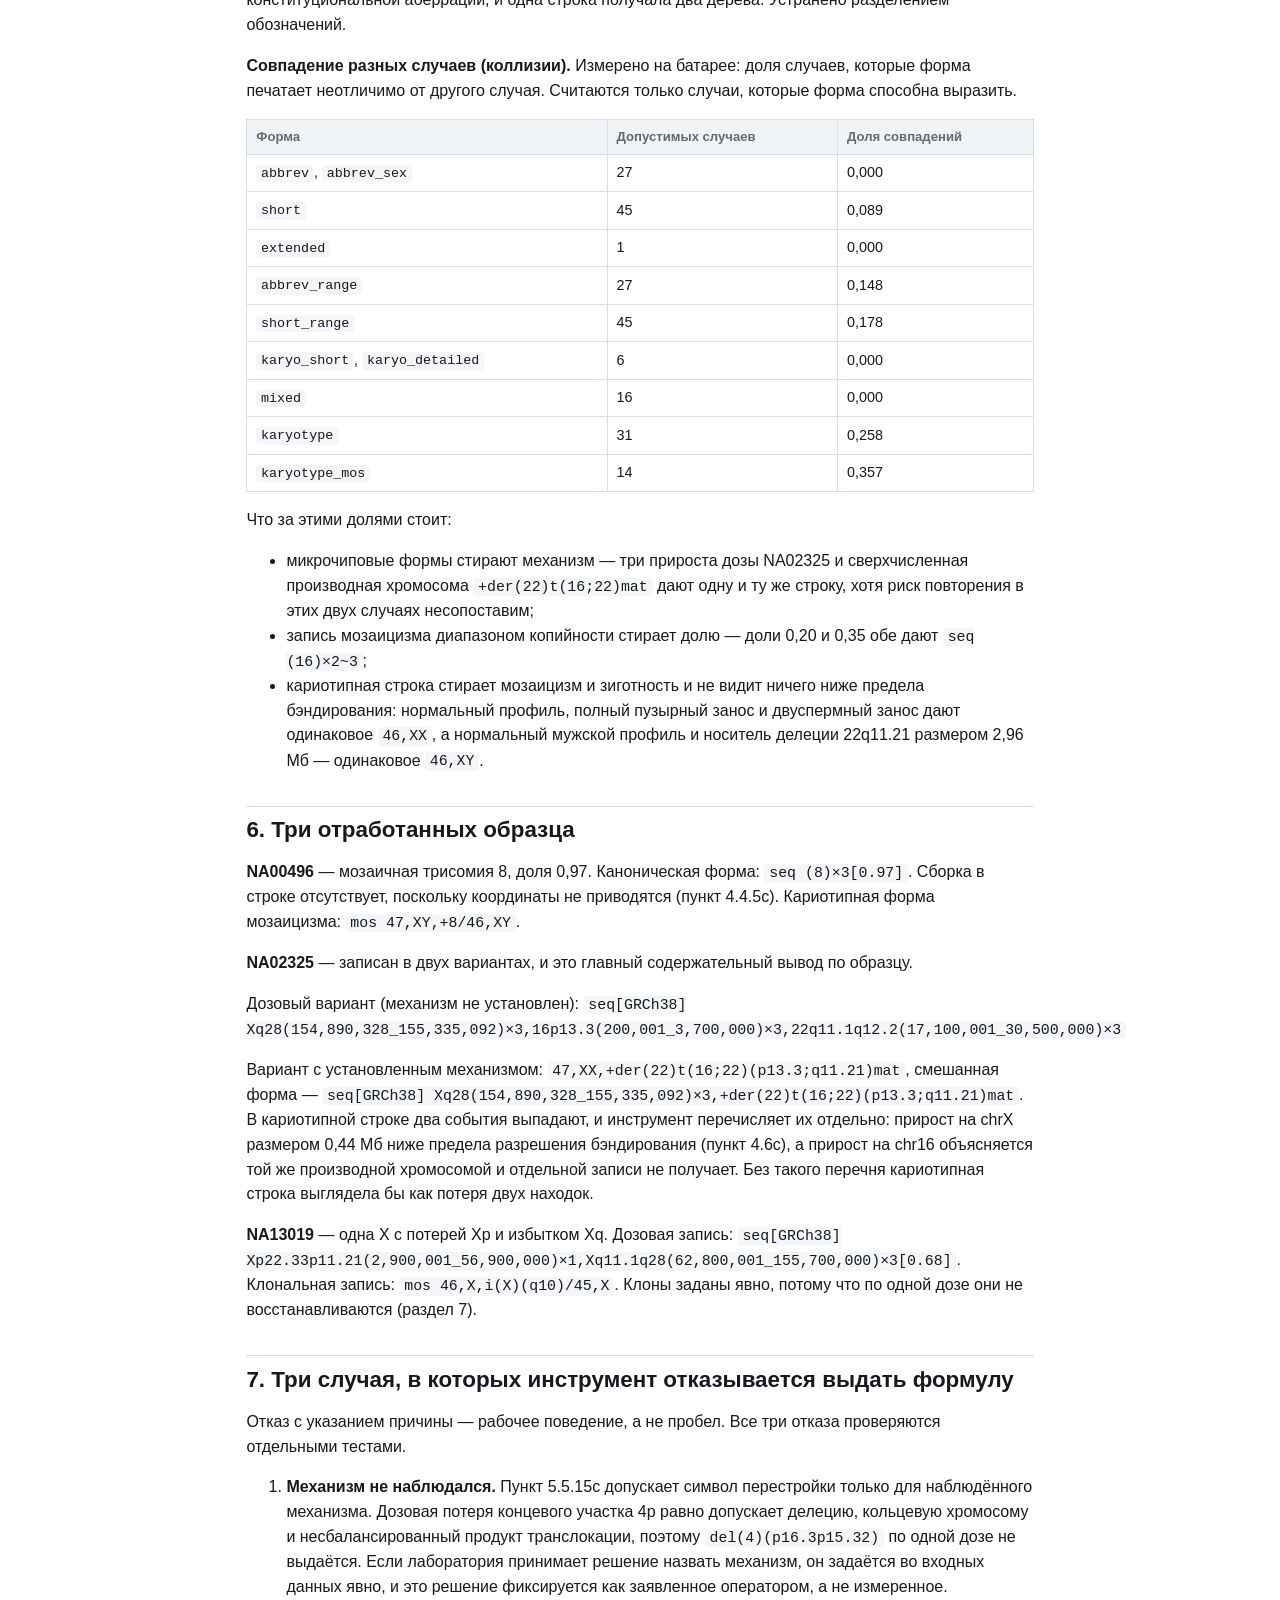
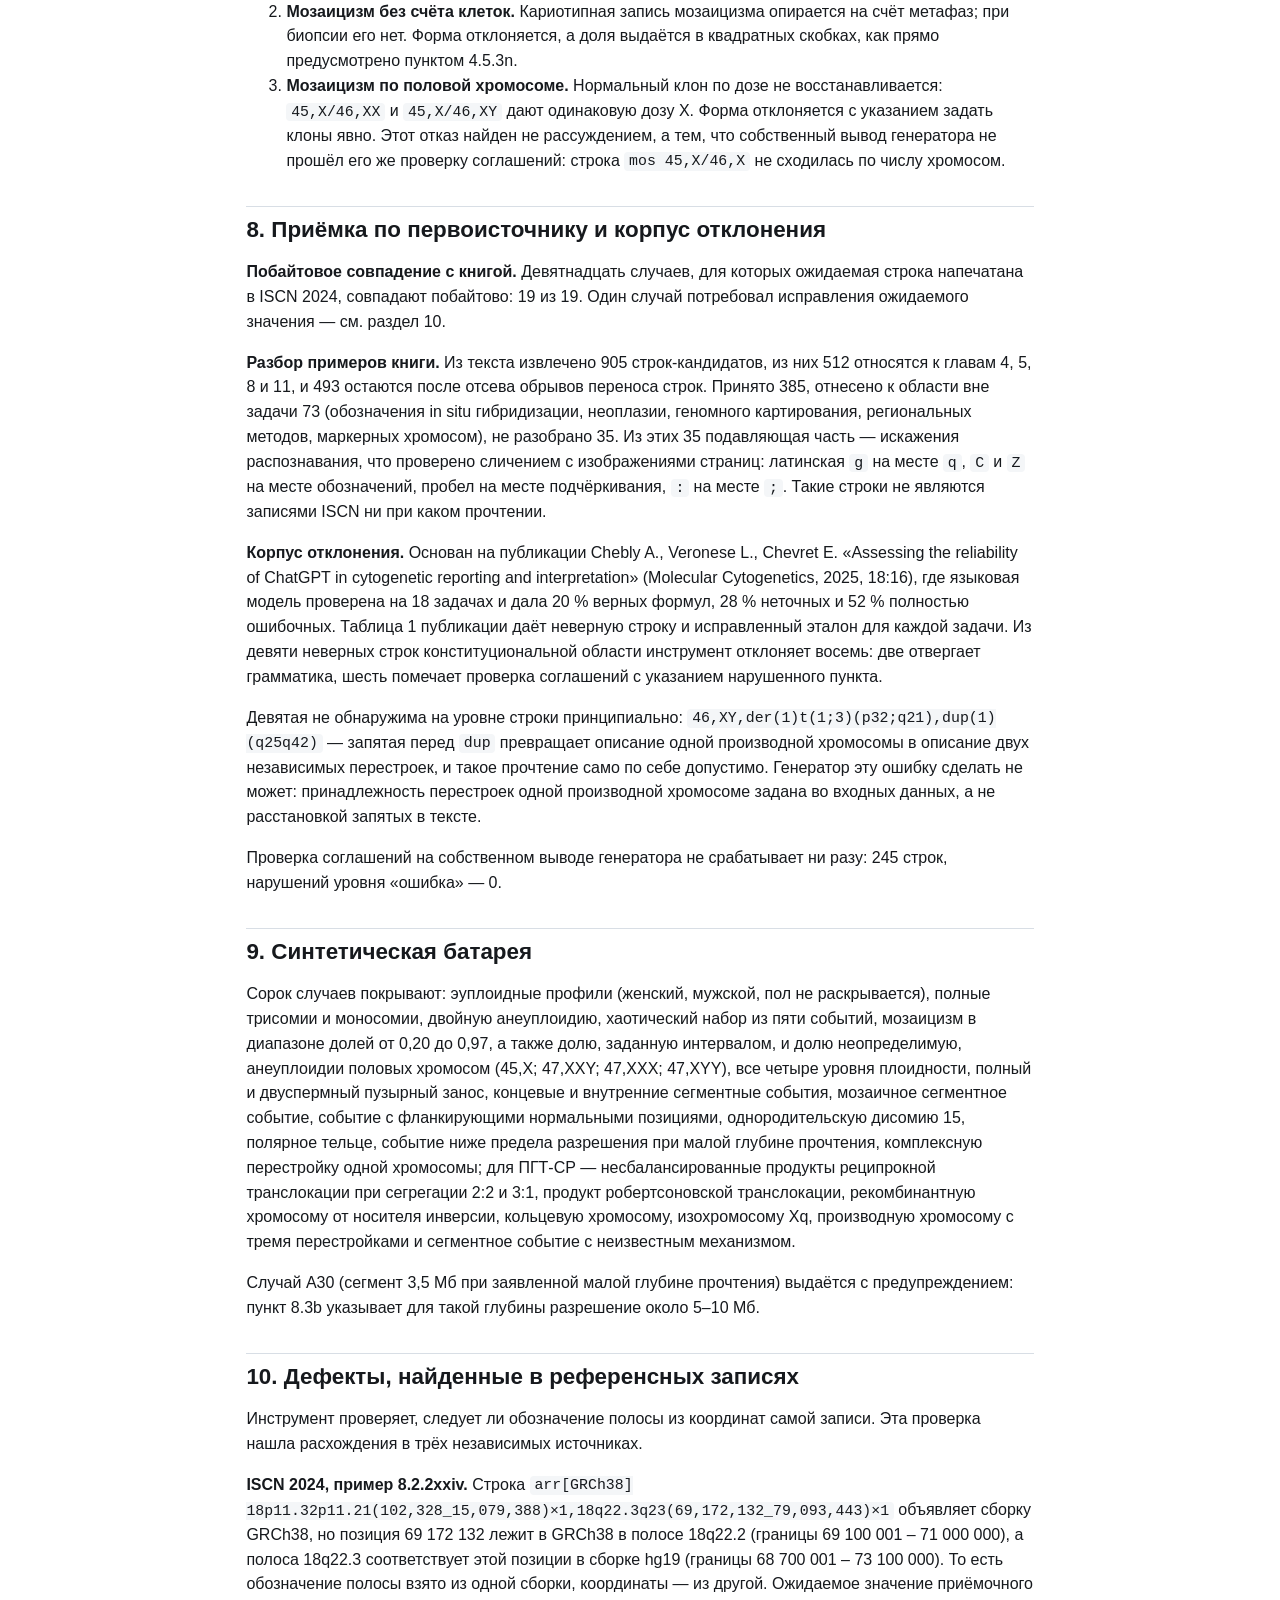
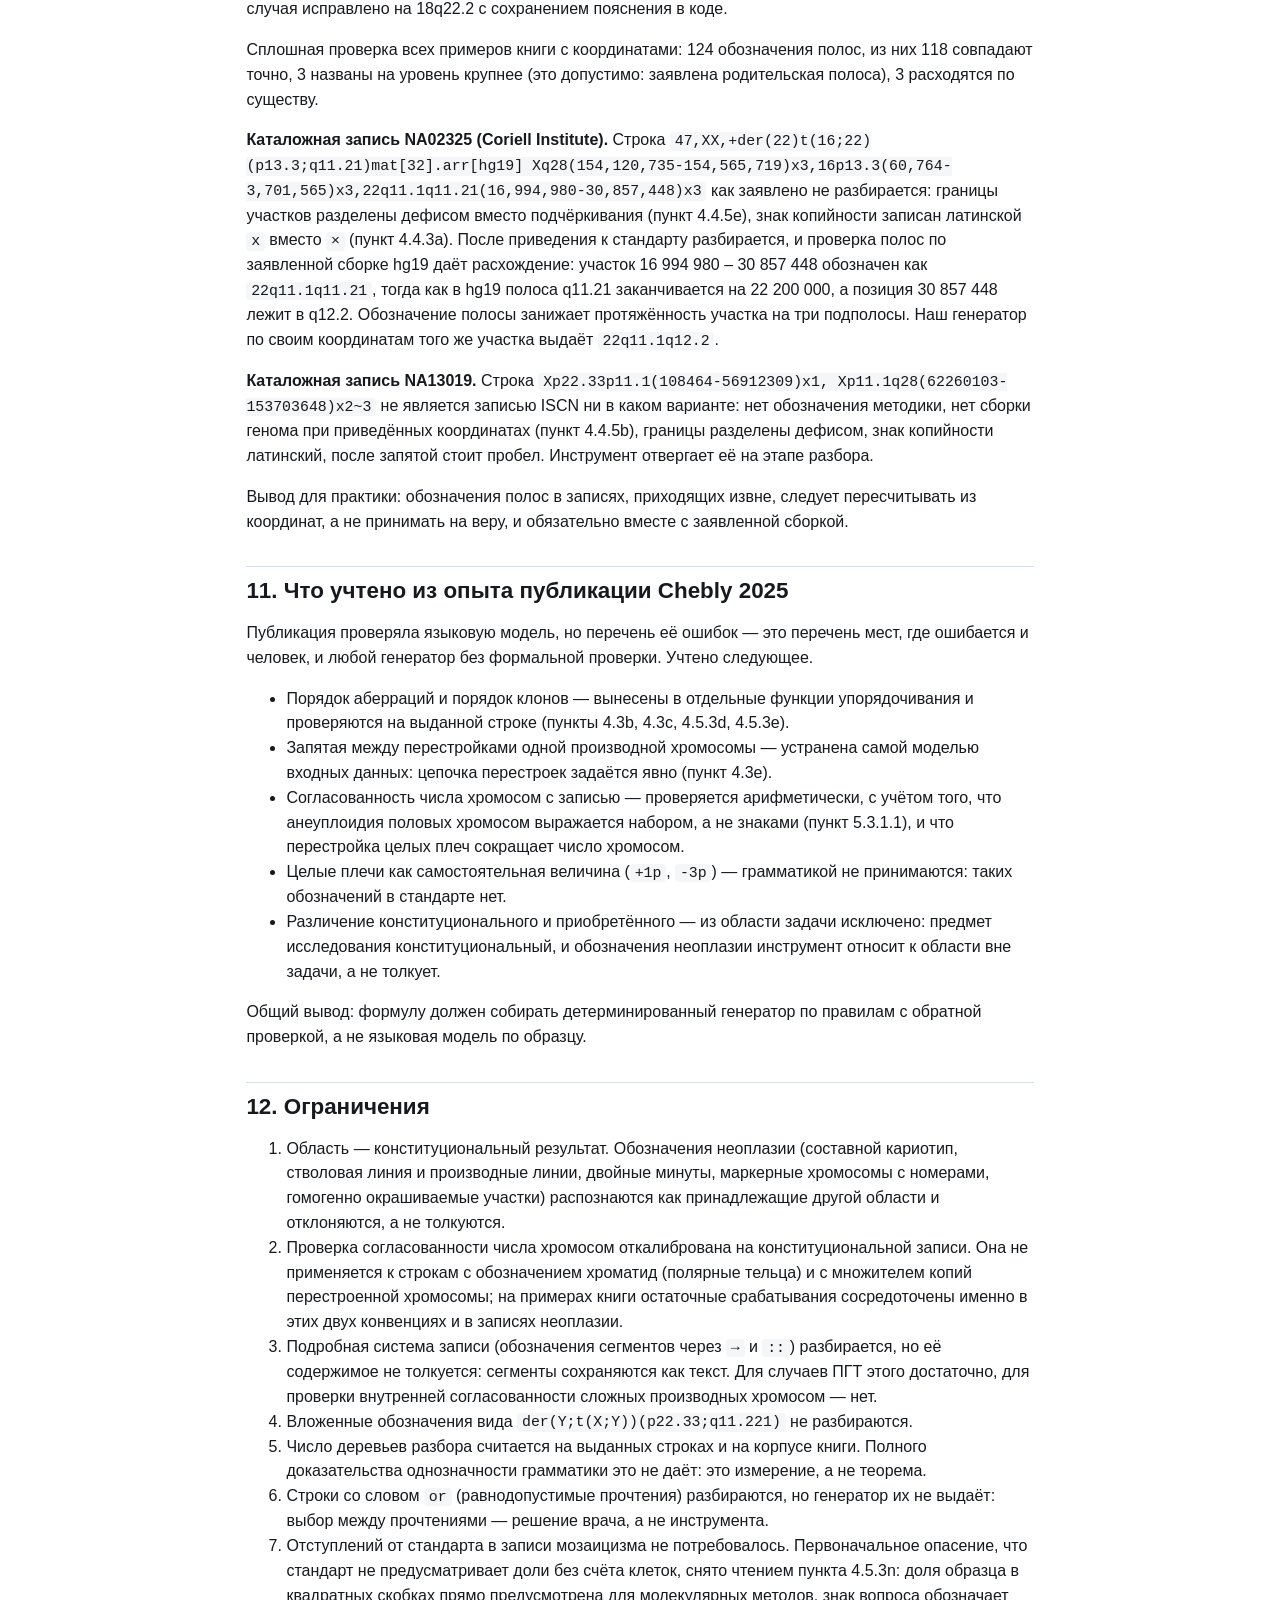
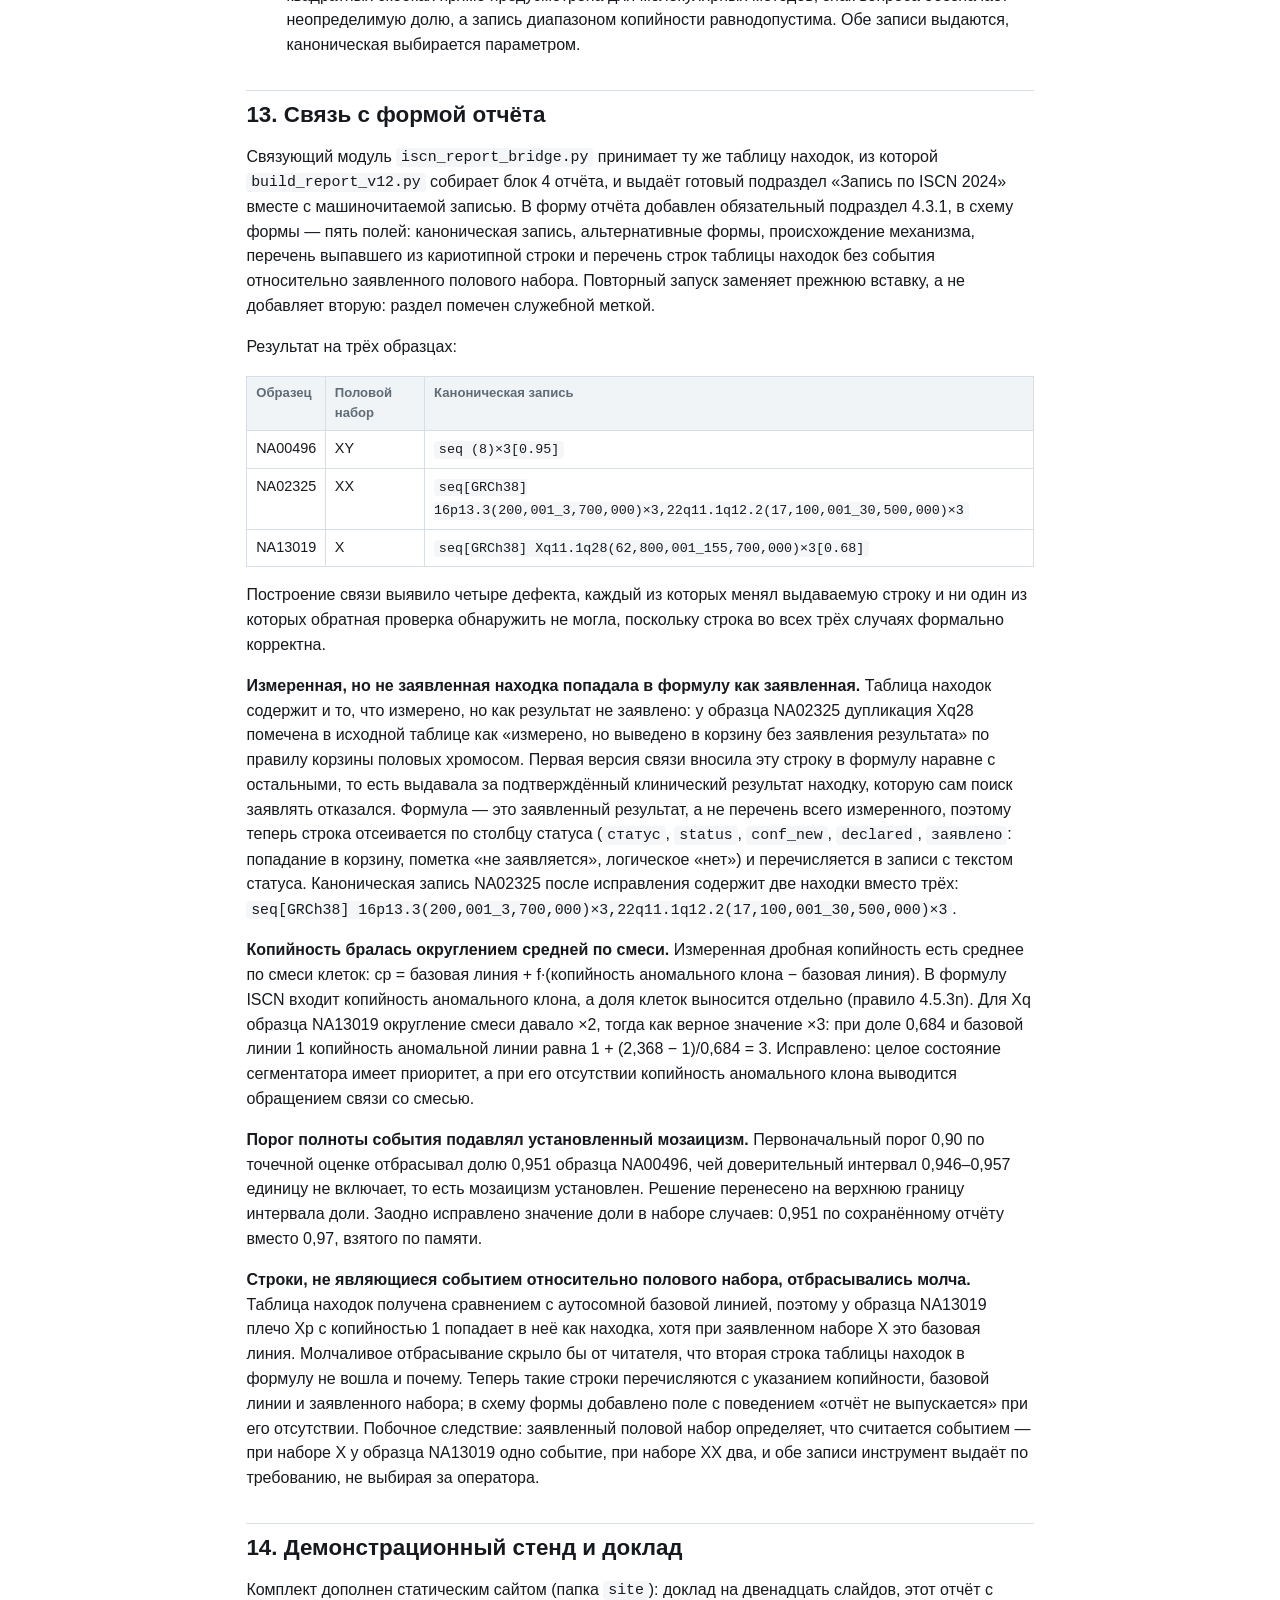
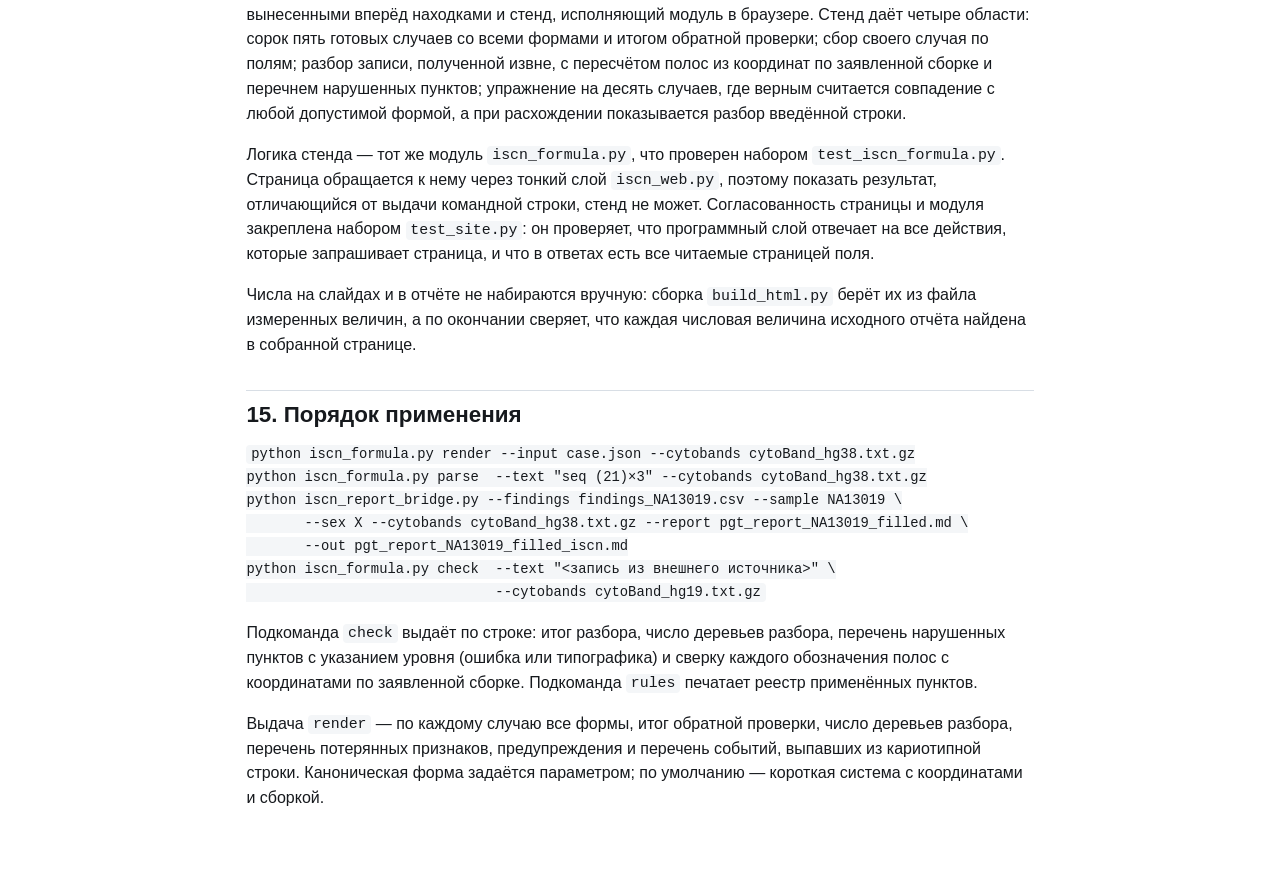
<file: report.html>
<!DOCTYPE html>
<html lang="ru">
<head>
<meta charset="utf-8">
<meta name="viewport" content="width=device-width, initial-scale=1">
<title>Генератор формул ISCN 2024 — отчёт</title>
<style>:root{
  --ink:#16191d; --mute:#5f6b76; --line:#d8dee5; --bg:#fbfcfd; --card:#fff;
  --ok:#0a6b3d; --bad:#a3231b; --warn:#8a5a00; --accent:#1b4f8f;
  --okbg:#eaf6ee; --badbg:#fdeceb; --warnbg:#fdf5e3; --accbg:#eef4fb;
  --mono:"SFMono-Regular",Consolas,"Liberation Mono",Menlo,monospace;
}
*{box-sizing:border-box}
body{margin:0;font:16px/1.55 -apple-system,"Segoe UI",Roboto,"Helvetica Neue",Arial,sans-serif;
  color:var(--ink);background:var(--bg)}
code,pre{font-family:var(--mono);font-size:.93em}
a{color:var(--accent)}
h1,h2,h3{line-height:1.25;margin:0 0 .5em}

/* ---------------- общая шапка ---------------- */
header{display:flex;align-items:baseline;gap:1.5rem;flex-wrap:wrap;
  padding:.9rem 1.4rem;border-bottom:1px solid var(--line);background:var(--card)}
header h1{font-size:1.15rem;margin:0}
header nav{margin-left:auto;display:flex;gap:1rem;align-items:baseline;font-size:.9rem}
.boot{color:var(--mute)}
#bootbar{height:3px;background:var(--line)}
#bootfill{height:3px;width:0;background:var(--accent);transition:width .3s}
footer{border-top:1px solid var(--line);margin-top:2rem;padding:1rem 1.4rem;
  color:var(--mute);font-size:.85rem}
.fatal{margin:2rem auto;max-width:44rem;padding:1.2rem 1.4rem;background:var(--badbg);
  border:1px solid var(--bad);border-radius:8px}

/* ---------------- стенд ---------------- */
.stand main{padding:1.2rem 1.4rem;max-width:1600px;margin:0 auto}
.tabs{display:flex;gap:.4rem;flex-wrap:wrap;border-bottom:1px solid var(--line);margin-bottom:1rem}
.tab{border:1px solid var(--line);border-bottom:none;background:#eef1f4;
  color:var(--mute);padding:.45rem .9rem;border-radius:7px 7px 0 0;cursor:pointer;
  font-size:.95rem}
.tab:hover{color:var(--ink);background:#e4e9ee}
.tab.active{background:var(--card);color:var(--accent);font-weight:600;
  box-shadow:0 2px 0 0 var(--card);border-top:2px solid var(--accent)}
.panel{display:none}
.panel.active{display:block}
.lead{max-width:60rem;color:var(--mute)}
.split{display:grid;grid-template-columns:minmax(300px,29%) 1fr;gap:1.4rem;align-items:start}
@media(max-width:1100px){.split{grid-template-columns:1fr}}
.col-narrow select{width:100%;font-family:var(--mono);font-size:.82rem}
.desc{font-size:.9rem;background:var(--accbg);padding:.5rem .7rem;border-radius:6px}
label{display:block;font-size:.82rem;color:var(--mute);margin-bottom:.5rem}
label input,label select{display:block;width:100%;padding:.3rem .4rem;font-size:.92rem;
  border:1px solid var(--line);border-radius:5px;color:var(--ink);background:#fff}
label.chk{display:flex;align-items:center;gap:.4rem;font-size:.9rem}
label.chk input{width:auto;display:inline}
.grid2{display:grid;grid-template-columns:1fr 1fr;gap:.5rem}
.grid4{display:grid;grid-template-columns:repeat(4,1fr);gap:.5rem}
@media(max-width:1400px){.grid4{grid-template-columns:repeat(2,1fr)}}
button{border:1px solid var(--accent);background:var(--accent);color:#fff;
  padding:.4rem .9rem;border-radius:6px;cursor:pointer;font-size:.92rem}
button.secondary{background:#fff;color:var(--accent)}
button.rm,button.copy,button.link{background:#fff;color:var(--accent);
  border:1px solid var(--line);padding:.15rem .5rem;font-size:.78rem}
button.link{border:none;text-decoration:underline;padding:.15rem .2rem}
.event{border:1px solid var(--line);border-radius:7px;padding:.6rem .7rem;margin-bottom:.6rem;background:var(--card)}
.ehead{display:flex;justify-content:space-between;align-items:center;
  font-size:.85rem;font-weight:600;margin-bottom:.4rem}
.hint{margin-top:.8rem;font-size:.86rem;color:var(--mute)}
.hint ul{padding-left:1.2rem}
.row{display:flex;gap:.7rem;align-items:flex-start;margin:.6rem 0}
.row textarea{flex:1;font-family:var(--mono);font-size:.9rem;padding:.5rem;
  border:1px solid var(--line);border-radius:6px}
.row input.exinp{flex:1;font-family:var(--mono);font-size:.92rem;padding:.4rem .5rem;
  border:1px solid var(--line);border-radius:6px}
.ctl{display:flex;gap:.6rem;align-items:flex-end}
.samples{font-size:.86rem;color:var(--mute);display:flex;gap:.5rem;flex-wrap:wrap;align-items:baseline}

/* ---------------- результаты ---------------- */
.canon{display:flex;gap:.8rem;align-items:baseline;flex-wrap:wrap;
  background:var(--accbg);border:1px solid #cfe0f2;border-radius:8px;padding:.6rem .8rem;margin-bottom:.8rem}
.canon .lbl{font-size:.8rem;color:var(--mute);text-transform:uppercase;letter-spacing:.03em}
code.big{font-size:1.05rem;font-weight:600;word-break:break-all}
table{border-collapse:collapse;width:100%;background:var(--card);font-size:.92rem}
th,td{border:1px solid var(--line);padding:.4rem .55rem;text-align:left;vertical-align:top}
th{background:#f1f4f7;font-size:.82rem;color:var(--mute);font-weight:600}
table.forms td:first-child{width:19rem}
table.forms td:last-child{width:12rem}
tr.canonrow{background:#f7fbff}
.fname{font-weight:600}
.fmeta{font-size:.78rem;color:var(--mute);font-family:var(--mono)}
code.res{display:inline-block;word-break:break-all;background:#f6f8fa;
  padding:.15rem .35rem;border-radius:4px;margin-right:.4rem}
.reason{color:var(--mute);font-size:.88rem}
.notes{margin-top:.35rem;display:flex;gap:.3rem;flex-wrap:wrap}
.chip{font-size:.76rem;background:#eef1f4;color:var(--mute);border-radius:10px;padding:.05rem .5rem}
.chip.lost{background:var(--warnbg);color:var(--warn)}
.warnchip{background:var(--warnbg);color:var(--warn)}
.errchip{background:var(--badbg);color:var(--bad);border-radius:10px;padding:.05rem .5rem;font-size:.76rem}
.stylechip{background:var(--warnbg);color:var(--warn);border-radius:10px;padding:.05rem .5rem;font-size:.76rem}
.ok{color:var(--ok)}
.bad{color:var(--bad)}
.off{color:var(--mute)}
.box{border:1px solid var(--line);border-radius:7px;padding:.6rem .8rem;margin-top:.5rem;background:var(--card)}
.ok.box{background:var(--okbg);border-color:#bcdcc8}
.warn{background:var(--warnbg);border:1px solid #e6d2a0;border-radius:7px;
  padding:.5rem .7rem;margin-bottom:.7rem;font-size:.9rem}
.note{background:var(--accbg);border:1px solid #cfe0f2;border-radius:7px;
  padding:.5rem .7rem;margin-bottom:.7rem;font-size:.9rem}
.note ul,.facts{margin:.3rem 0;padding-left:1.2rem}
.facts li{font-family:var(--mono);font-size:.86rem}
table.viol td:first-child{width:5.5rem}
tr.badrow{background:var(--badbg)}
.viol1{font-size:.88rem;margin:.2rem 0}
.excase{border:1px solid var(--line);border-radius:8px;padding:.7rem .9rem;
  margin-bottom:.7rem;background:var(--card)}
.exhead{margin-bottom:.4rem}
.score{margin-top:.8rem;font-weight:600}
.scrollx{overflow-x:auto;max-width:100%}
table.loss{font-size:.85rem;min-width:52rem}
table.loss td:first-child{width:13rem}
table.loss th.key{text-align:center;white-space:nowrap;font-family:var(--mono);
  font-size:.78rem;padding:.35rem .4rem}
table.loss td.yes{background:var(--okbg);text-align:center;font-weight:700;color:var(--ok)}
table.loss td.no{background:var(--badbg);text-align:center;color:var(--bad)}
tr.rates td{background:#f1f4f7;text-align:center;font-family:var(--mono);font-size:.82rem}
tr.rates td:first-child{text-align:left;font-family:inherit;color:var(--mute)}
table.legend{font-size:.86rem;min-width:44rem}
table.legend td:first-child,table.legend td:last-child{white-space:nowrap}

/* ---------------- слайды ---------------- */
body.deck{background:#0f1216;color:#e9edf2}
.slide{min-height:100vh;display:none;padding:3.5vh 5vw 8vh;flex-direction:column}
.slide.active{display:flex}
.slide h2{font-size:2.1rem;margin:0 0 .2em;color:#fff}
.slide .kicker{color:#8fb4e0;text-transform:uppercase;letter-spacing:.08em;
  font-size:.8rem;margin-bottom:.6rem}
.slide .body{font-size:1.15rem;max-width:70rem}
.slide ul{padding-left:1.3rem}
.slide li{margin-bottom:.45em}
.slide code{background:#1c222a;color:#e8eef6;padding:.1rem .35rem;border-radius:4px;
  word-break:break-all}
.deck .num{display:flex;gap:2.2rem;flex-wrap:wrap;margin:1.2rem 0}
.deck .num div{background:#161b22;border:1px solid #2a323c;border-radius:10px;
  padding:.8rem 1.1rem;min-width:9rem}
.deck .num b{display:block;font-size:2.1rem;color:#fff;line-height:1.1}
.deck .num span{font-size:.85rem;color:#9aa7b4}
.deck table{background:#141922;color:#dfe6ee;font-size:.95rem}
.deck th{background:#1b2230;color:#9aa7b4;border-color:#2a323c}
.deck td{border-color:#2a323c}
.deck .hl{color:#ffd479}
.deck .bad{color:#ff8f85}
.deck .ok{color:#8ee0ab}
.deckbar{position:fixed;bottom:0;left:0;right:0;display:flex;align-items:center;
  gap:1rem;padding:.5rem 1.2rem;background:#0b0e12;border-top:1px solid #232a33;
  font-size:.85rem;color:#8b98a6}
.deckbar button{background:#1b2230;border-color:#2a323c;color:#dfe6ee;padding:.25rem .7rem}
.deckbar a{color:#8fb4e0}
.deckbar .pos{margin-left:auto;font-family:var(--mono)}

/* ---------------- отчёт ---------------- */
body.doc{max-width:52rem;margin:0 auto;padding:0 1.4rem 4rem;background:#fff}
body.doc header{margin:0 -1.4rem 1.5rem;border-radius:0}
body.doc h2{font-size:1.4rem;margin-top:2rem;padding-top:.6rem;border-top:1px solid var(--line)}
body.doc h3{font-size:1.06rem;margin-top:1.4rem}
body.doc table{font-size:.9rem;margin:1rem 0}
body.doc code{background:#f4f6f8;padding:.08rem .3rem;border-radius:4px}
body.doc blockquote{margin:1rem 0;padding:.6rem .9rem;background:var(--accbg);
  border-left:3px solid var(--accent);font-size:.95rem}
.finding{border:1px solid var(--line);border-left:4px solid var(--bad);
  border-radius:6px;padding:.7rem .9rem;margin:.9rem 0;background:#fff}
.finding h3{margin-top:0}
.toc{background:#f6f8fa;border:1px solid var(--line);border-radius:8px;padding:.8rem 1rem}
.toc ol{margin:.3rem 0;padding-left:1.4rem}
.toc a{text-decoration:none}
@media print{
  header nav,.deckbar{display:none}
  body.doc{max-width:none}
  .slide{display:block;min-height:auto;page-break-after:always}
}

/* --- вкладки стенда, добавленные для заключения и контроля записи --- */
.verdict{margin:.6rem 0;padding:.5rem .7rem;border-radius:6px;font-weight:600;
         border:1px solid var(--line);background:var(--card)}
.verdict.good{border-color:var(--ok);color:var(--ok)}
.verdict.warn{border-color:var(--warn);color:var(--warn)}
.verdict.bad{border-color:var(--bad);color:var(--bad)}
.verdict.info{border-color:var(--line);color:var(--mute)}
.col-wide{flex:1 1 62%;min-width:0}
.col-narrow input[type=text]{width:100%;font-family:var(--mono);font-size:.8rem;
         padding:.25rem .35rem;margin-bottom:.4rem}
.col-narrow label{display:block;margin:.5rem 0 .15rem;font-size:.78rem;color:var(--mute)}
fieldset#vbFlags{border:1px solid var(--line);border-radius:6px;margin:.5rem 0;padding:.4rem .6rem}
fieldset#vbFlags legend{font-size:.76rem;color:var(--mute);padding:0 .3rem}
label.check{display:block;font-size:.78rem;color:var(--ink);margin:.12rem 0}
label.check input{margin-right:.35rem}
button.primary{margin-top:.5rem;padding:.4rem .8rem;border-radius:6px;cursor:pointer;
         border:1px solid var(--accent);background:var(--accent);color:#fff;font-weight:600}
button.primary:hover{filter:brightness(1.08)}
pre.formula{font-family:var(--mono);font-size:.86rem;background:var(--card);
         border:1px solid var(--line);border-radius:6px;padding:.5rem .6rem;
         overflow-x:auto;white-space:pre-wrap;word-break:break-all}
#p-verb ul,#p-reg ul{margin:.3rem 0 .6rem 1.1rem}
#p-verb li{margin:.16rem 0}
#regOut table,#ivOut table{width:100%}
#regFilter{font-family:var(--mono);font-size:.8rem;padding:.25rem .4rem;min-width:22rem}
</style>
</head>
<body class="doc">
<header>
  <h1>Генератор формул ISCN 2024</h1>
  <nav><a href="index.html">Слайды</a><a href="index.html">Стенд</a></nav>
</header>

<div class="toc">
<b>Три находки, с которых стоит начать чтение</b>
<ol>
<li><b>В самом стандарте есть внутренние расхождения.</b> Из
124 обозначений полос в примерах ISCN 2024 с координатами
118 совпадают точно, 3 названы на уровень
крупнее (допустимо), 3 расходятся по существу. В примере
8.2.2xxiv обозначение полосы взято из hg19, а координаты — из GRCh38.</li>
<li><b>Кариотипная строка неоднозначна измеримо, а не в принципе.</b> Доля
случаев, которые она печатает неотличимо от другого случая, — 
0,258; для записи мозаицизма диапазоном
копийности — 0,148; для канонической
короткой системы — 0,089.</li>
<li><b>Отказ выдать формулу — результат работы.</b> Из
495 сочетаний «случай — форма» инструмент отклоняет
250 с указанием причины и пункта. Механизм, который
не наблюдался, не называется.</li>
</ol>
<p>Проверок в наборе: 786 пройдено,
250 пропущено. Расхождений обратной проверки —
0. Нарушений в собственном выводе —
0.</p>
</div>

<h1 id="iscn-2024">Генератор формул ISCN 2024: устройство и проверка</h1>
<p>Дата 31.08.2026. Назначение документа — досье на инструмент, который переводит
результат поиска хромосомных аберраций по низкопокрытому полногеномному
секвенированию в запись по международной системе цитогеномной номенклатуры
ISCN 2024. Проверены три отработанных образца прогона и синтетическая батарея
случаев практики ПГТ-А и ПГТ-СР.</p>
<h2 id="1">1. Что на выходе</h2>
<table>
<thead>
<tr>
<th>Файл</th>
<th>Содержание</th>
</tr>
</thead>
<tbody>
<tr>
<td><code>iscn_formula.py</code></td>
<td>Модуль: набор событий на входе, одиннадцать форм записи на выходе, независимый разборщик, обратная проверка, проверка соглашений, измерение неоднозначности, интерфейс командной строки</td>
</tr>
<tr>
<td><code>iscn_cases.py</code></td>
<td>Батарея случаев: три образца в пяти вариантах, девятнадцать случаев приёмки по книге, сорок синтетических случаев</td>
</tr>
<tr>
<td><code>test_iscn_formula.py</code></td>
<td>Набор проверок: 786 пройдено, 250 пропущено (пропуск означает, что форма к случаю неприменима, либо что ошибка корпуса отклонения принципиально не обнаружима на уровне строки)</td>
</tr>
<tr>
<td><code>iscn_rules_register.md</code></td>
<td>Реестр 64 пунктов ISCN 2024: русская формулировка, место применения в коде и выдержка из первоисточника</td>
</tr>
<tr>
<td><code>iscn_citation_check.csv</code></td>
<td>Протокол сверки: по каждому пункту заголовок раздела, уровень ссылки и найденная выдержка</td>
</tr>
<tr>
<td><code>iscn_report_bridge.py</code></td>
<td>Связь с формой отчёта: таблица находок → набор событий → подраздел 4.3.1 и машиночитаемая запись</td>
</tr>
<tr>
<td><code>test_iscn_report_bridge.py</code></td>
<td>Проверки связи: копийность аномального клона, сохранение доли, отказ от механизма, идемпотентность вставки</td>
</tr>
<tr>
<td><code>iscn_forms_matrix.md</code></td>
<td>Таблица форм: что несёт, что теряет, измеренная доля совпадений, область применения</td>
</tr>
<tr>
<td><code>iscn_cases_results.csv</code></td>
<td>По каждой паре «случай — форма»: строка, итог обратной проверки, число деревьев разбора, перечень потерянных признаков, предупреждения</td>
</tr>
<tr>
<td><code>iscn_audit_findings.csv</code></td>
<td>Разбор заявленных референсных записей трёх образцов и примера книги</td>
</tr>
<tr>
<td><code>site/</code></td>
<td>Доклад на двенадцать слайдов, отчёт и демонстрационный стенд как статический сайт; стенд исполняет тот же модуль в браузере средой Pyodide</td>
</tr>
<tr>
<td><code>test_site.py</code></td>
<td>Проверки стенда: 20 пройдено. Программный слой отвечает на все действия, которые запрашивает страница, и в ответах присутствуют все читаемые страницей поля</td>
</tr>
</tbody>
</table>
<h2 id="2">2. Источник правил</h2>
<p>Правила взяты из текста ISCN 2024, предоставленного заказчиком. Тело книги в
предоставленном файле состоит из постранично вставленных изображений: извлекаемого
текста в нём 15 104 знака, и это только список литературы. Поэтому текст получен
распознаванием 377 изображений в порядке следования по документу — 614 143 знака,
отказов распознавания 0. Восстановлена полная карта глав; для работы взяты главы 3
(обозначения), 4 (общие правила), 5 (кариотип), 8 (микрочип) и 11 (секвенирование).</p>
<p>Каждое применённое правило имеет обозначение пункта: структура <code>RULES</code> модуля
содержит 64 пункта. Сверка проведена в две стороны и механически. Первая сторона:
всякое обозначение, используемое в коде (в проверках <code>check_conventions</code> и в описаниях
форм), присутствует в реестре — расхождений нет. Вторая сторона: всякое обозначение
реестра найдено в распознанном тексте — по номеру определён заголовок раздела, внутри
раздела найден буквенный пункт, и в реестр вынесена выдержка из первоисточника.
Подтверждены 64 пункта из 64; протокол сверки — <code>iscn_citation_check.csv</code>.</p>
<p>Сверка исправила четыре ошибки в обозначениях, допущенные при первой сборке реестра.
Правило о выписывании сложной перестройки полностью при первом упоминании было
приписано пункту 4.4.5r, тогда как раздел 4.4.5 «Nucleotide Position» содержит пункты
a–i; правило находится в разделе 5.1 «General Principles», пункт r. Запись изменений
копийности при структурных перестройках была приписана разделу 11.4.2.4, который
посвящён кольцевой хромосоме; правило находится в разделе 11.4.2.3 «Derivative
Chromosome». Замечание о типографском минусе ссылалось на раздел 4.4.1, который
называется «Spaces»; отдельного пункта о знаке минус в тексте не найдено, и замечание
переведено в разряд внутренней конвенции без обозначения пункта. Все ссылки на римские номера примеров (11.4.2.1i/ii/vi, 11.4.2.3ii/vi, 8.1.1i,
8.2.2ii/ix, 8.2.5ii/xv) приведены к уровню раздела, а сами разделы добавлены в реестр. Кроме того, восемь обозначений,
использовавшихся в коде без записи в реестре (4.4.1, 4.7.1, 5.3, 5.4.2.2, 11.2.2b, 8.1.1,
8.2.2, 8.2.5), добавлены и подтверждены первоисточником.</p>
<p>Таблица цитобендов взята из источника, прямо предписанного пунктом 4.4.5a:
<code>cytoBand.txt.gz</code> проекта UCSC для сборок GRCh38 и hg19. Сборка — параметр, а не
зашитое значение.</p>
<h2 id="3">3. Устройство: почему формы не могут разойтись</h2>
<p>Вход один — набор событий (<code>Case</code>): сборка, половой набор, плоидность, список
событий с типом, хромосомой, координатами, копийностью, долей мозаицизма,
зиготностью, родительским происхождением и механизмом. Все одиннадцать форм
выводятся из этого набора; ни одна не переписывает другую и ни одна не собирается
языковой моделью. Полосы вычисляются из координат по таблице заявленной сборки,
поэтому обозначение полосы и координаты в выданной строке согласованы по
построению — этого свойства рукописная запись не имеет (раздел 10).</p>
<h2 id="4">4. Обратная проверка как обязательный этап</h2>
<p>Обратная проверка построена так, чтобы она не могла воспроизвести ошибку
генератора: строка разбирается по формальной грамматике (40 правил и 40 терминалов, разборщик
Earley), которая не обращается к генератору. Восстановленный набор фактов
сравнивается с проекцией случая на эту форму — с перечнем признаков, которые
форма способна выразить. Расхождение блокирует выдачу.</p>
<p>Результат на батарее: 45 случаев × 11 форм = 495 сочетаний, из них 245 форма
допускает и 250 отклоняет с указанием причины. Расхождений обратной проверки — 0.</p>
<p>За время разработки обратная проверка выявила шесть дефектов, каждый из которых
менял выдаваемую строку. Наиболее существенные: точки разрыва хранились плоским
списком, из-за чего кольцевая хромосома из материала двух хромосом
<code>r(1;3)(p36.1q23;q21q27)</code> теряла разбивку по хромосомам; кратность фактов не
сохранялась, из-за чего двойная трисомия сливалась в одну; вывод точек разрыва из
границ сегмента применялся к символам, у которых точка разрыва есть место
соединения, а не граница участка.</p>
<h2 id="5">5. Разбор однозначности</h2>
<p>Проверка ведётся с двух сторон.</p>
<p><strong>Грамматическая однозначность.</strong> Для каждой выданной строки подсчитывается число
деревьев разбора. Среди 245 выданных строк батареи строк с несколькими деревьями
нет; среди 385 принятых примеров книги — тоже нет. Одна настоящая грамматическая
неоднозначность была внесена и найдена этой проверкой: обозначение родительского
происхождения <code>mat</code> совпадало с обозначением конституциональной аберрации, и одна
строка получала два дерева. Устранено разделением обозначений.</p>
<p><strong>Совпадение разных случаев (коллизии).</strong> Измерено на батарее: доля случаев,
которые форма печатает неотличимо от другого случая. Считаются только случаи,
которые форма способна выразить.</p>
<table>
<thead>
<tr>
<th>Форма</th>
<th>Допустимых случаев</th>
<th>Доля совпадений</th>
</tr>
</thead>
<tbody>
<tr>
<td><code>abbrev</code>, <code>abbrev_sex</code></td>
<td>27</td>
<td>0,000</td>
</tr>
<tr>
<td><code>short</code></td>
<td>45</td>
<td>0,089</td>
</tr>
<tr>
<td><code>extended</code></td>
<td>1</td>
<td>0,000</td>
</tr>
<tr>
<td><code>abbrev_range</code></td>
<td>27</td>
<td>0,148</td>
</tr>
<tr>
<td><code>short_range</code></td>
<td>45</td>
<td>0,178</td>
</tr>
<tr>
<td><code>karyo_short</code>, <code>karyo_detailed</code></td>
<td>6</td>
<td>0,000</td>
</tr>
<tr>
<td><code>mixed</code></td>
<td>16</td>
<td>0,000</td>
</tr>
<tr>
<td><code>karyotype</code></td>
<td>31</td>
<td>0,258</td>
</tr>
<tr>
<td><code>karyotype_mos</code></td>
<td>14</td>
<td>0,357</td>
</tr>
</tbody>
</table>
<p>Что за этими долями стоит:</p>
<ul>
<li>микрочиповые формы стирают механизм — три прироста дозы NA02325 и сверхчисленная
  производная хромосома <code>+der(22)t(16;22)mat</code> дают одну и ту же строку, хотя риск
  повторения в этих двух случаях несопоставим;</li>
<li>запись мозаицизма диапазоном копийности стирает долю — доли 0,20 и 0,35 обе дают
  <code>seq (16)×2~3</code>;</li>
<li>кариотипная строка стирает мозаицизм и зиготность и не видит ничего ниже предела
  бэндирования: нормальный профиль, полный пузырный занос и двуспермный занос
  дают одинаковое <code>46,XX</code>, а нормальный мужской профиль и носитель делеции 22q11.21
  размером 2,96 Мб — одинаковое <code>46,XY</code>.</li>
</ul>
<h2 id="6">6. Три отработанных образца</h2>
<p><strong>NA00496</strong> — мозаичная трисомия 8, доля 0,97.
Каноническая форма: <code>seq (8)×3[0.97]</code>. Сборка в строке отсутствует, поскольку
координаты не приводятся (пункт 4.4.5c). Кариотипная форма мозаицизма:
<code>mos 47,XY,+8/46,XY</code>.</p>
<p><strong>NA02325</strong> — записан в двух вариантах, и это главный содержательный вывод по
образцу.</p>
<p>Дозовый вариант (механизм не установлен):
<code>seq[GRCh38] Xq28(154,890,328_155,335,092)×3,16p13.3(200,001_3,700,000)×3,22q11.1q12.2(17,100,001_30,500,000)×3</code></p>
<p>Вариант с установленным механизмом: <code>47,XX,+der(22)t(16;22)(p13.3;q11.21)mat</code>,
смешанная форма — <code>seq[GRCh38] Xq28(154,890,328_155,335,092)×3,+der(22)t(16;22)(p13.3;q11.21)mat</code>.
В кариотипной строке два события выпадают, и инструмент перечисляет их отдельно:
прирост на chrX размером 0,44 Мб ниже предела разрешения бэндирования (пункт 4.6c),
а прирост на chr16 объясняется той же производной хромосомой и отдельной записи не
получает. Без такого перечня кариотипная строка выглядела бы как потеря двух находок.</p>
<p><strong>NA13019</strong> — одна X с потерей Xp и избытком Xq.
Дозовая запись: <code>seq[GRCh38] Xp22.33p11.21(2,900,001_56,900,000)×1,Xq11.1q28(62,800,001_155,700,000)×3[0.68]</code>.
Клональная запись: <code>mos 46,X,i(X)(q10)/45,X</code>. Клоны заданы явно, потому что по
одной дозе они не восстанавливаются (раздел 7).</p>
<h2 id="7">7. Три случая, в которых инструмент отказывается выдать формулу</h2>
<p>Отказ с указанием причины — рабочее поведение, а не пробел. Все три отказа
проверяются отдельными тестами.</p>
<ol>
<li><strong>Механизм не наблюдался.</strong> Пункт 5.5.15c допускает символ перестройки только
   для наблюдённого механизма. Дозовая потеря концевого участка 4p равно допускает
   делецию, кольцевую хромосому и несбалансированный продукт транслокации, поэтому
   <code>del(4)(p16.3p15.32)</code> по одной дозе не выдаётся. Если лаборатория принимает
   решение назвать механизм, он задаётся во входных данных явно, и это решение
   фиксируется как заявленное оператором, а не измеренное.</li>
<li><strong>Мозаицизм без счёта клеток.</strong> Кариотипная запись мозаицизма опирается на счёт
   метафаз; при биопсии его нет. Форма отклоняется, а доля выдаётся в квадратных
   скобках, как прямо предусмотрено пунктом 4.5.3n.</li>
<li><strong>Мозаицизм по половой хромосоме.</strong> Нормальный клон по дозе не восстанавливается:
   <code>45,X/46,XX</code> и <code>45,X/46,XY</code> дают одинаковую дозу X. Форма отклоняется с указанием
   задать клоны явно. Этот отказ найден не рассуждением, а тем, что собственный вывод
   генератора не прошёл его же проверку соглашений: строка <code>mos 45,X/46,X</code> не сходилась
   по числу хромосом.</li>
</ol>
<h2 id="8">8. Приёмка по первоисточнику и корпус отклонения</h2>
<p><strong>Побайтовое совпадение с книгой.</strong> Девятнадцать случаев, для которых ожидаемая
строка напечатана в ISCN 2024, совпадают побайтово: 19 из 19. Один случай потребовал
исправления ожидаемого значения — см. раздел 10.</p>
<p><strong>Разбор примеров книги.</strong> Из текста извлечено 905 строк-кандидатов, из них 512
относятся к главам 4, 5, 8 и 11, и 493 остаются после отсева обрывов переноса строк.
Принято 385, отнесено к области вне задачи 73 (обозначения in situ гибридизации,
неоплазии, геномного картирования, региональных методов, маркерных хромосом),
не разобрано 35. Из этих 35 подавляющая часть — искажения распознавания, что
проверено сличением с изображениями страниц: латинская <code>g</code> на месте <code>q</code>, <code>C</code> и <code>Z</code>
на месте обозначений, пробел на месте подчёркивания, <code>:</code> на месте <code>;</code>. Такие строки
не являются записями ISCN ни при каком прочтении.</p>
<p><strong>Корпус отклонения.</strong> Основан на публикации Chebly A., Veronese L., Chevret E.
«Assessing the reliability of ChatGPT in cytogenetic reporting and interpretation»
(Molecular Cytogenetics, 2025, 18:16), где языковая модель проверена на 18 задачах и
дала 20 % верных формул, 28 % неточных и 52 % полностью ошибочных. Таблица 1
публикации даёт неверную строку и исправленный эталон для каждой задачи. Из девяти
неверных строк конституциональной области инструмент отклоняет восемь: две отвергает
грамматика, шесть помечает проверка соглашений с указанием нарушенного пункта.</p>
<p>Девятая не обнаружима на уровне строки принципиально:
<code>46,XY,der(1)t(1;3)(p32;q21),dup(1)(q25q42)</code> — запятая перед <code>dup</code> превращает описание
одной производной хромосомы в описание двух независимых перестроек, и такое прочтение
само по себе допустимо. Генератор эту ошибку сделать не может: принадлежность
перестроек одной производной хромосоме задана во входных данных, а не расстановкой
запятых в тексте.</p>
<p>Проверка соглашений на собственном выводе генератора не срабатывает ни разу:
245 строк, нарушений уровня «ошибка» — 0.</p>
<h2 id="9">9. Синтетическая батарея</h2>
<p>Сорок случаев покрывают: эуплоидные профили (женский, мужской, пол не раскрывается),
полные трисомии и моносомии, двойную анеуплоидию, хаотический набор из пяти событий,
мозаицизм в диапазоне долей от 0,20 до 0,97, а также долю, заданную интервалом, и
долю неопределимую, анеуплоидии половых хромосом (45,X; 47,XXY; 47,XXX; 47,XYY),
все четыре уровня плоидности, полный и двуспермный пузырный занос, концевые и
внутренние сегментные события, мозаичное сегментное событие, событие с
фланкирующими нормальными позициями, однородительскую дисомию 15, полярное тельце,
событие ниже предела разрешения при малой глубине прочтения, комплексную перестройку
одной хромосомы; для ПГТ-СР — несбалансированные продукты реципрокной транслокации
при сегрегации 2:2 и 3:1, продукт робертсоновской транслокации, рекомбинантную
хромосому от носителя инверсии, кольцевую хромосому, изохромосому Xq, производную
хромосому с тремя перестройками и сегментное событие с неизвестным механизмом.</p>
<p>Случай A30 (сегмент 3,5 Мб при заявленной малой глубине прочтения) выдаётся с
предупреждением: пункт 8.3b указывает для такой глубины разрешение около 5–10 Мб.</p>
<h2 id="10">10. Дефекты, найденные в референсных записях</h2>
<p>Инструмент проверяет, следует ли обозначение полосы из координат самой записи. Эта
проверка нашла расхождения в трёх независимых источниках.</p>
<p><strong>ISCN 2024, пример 8.2.2xxiv.</strong> Строка
<code>arr[GRCh38] 18p11.32p11.21(102,328_15,079,388)×1,18q22.3q23(69,172,132_79,093,443)×1</code>
объявляет сборку GRCh38, но позиция 69 172 132 лежит в GRCh38 в полосе 18q22.2
(границы 69 100 001 – 71 000 000), а полоса 18q22.3 соответствует этой позиции в
сборке hg19 (границы 68 700 001 – 73 100 000). То есть обозначение полосы взято из
одной сборки, координаты — из другой. Ожидаемое значение приёмочного случая
исправлено на 18q22.2 с сохранением пояснения в коде.</p>
<p>Сплошная проверка всех примеров книги с координатами: 124 обозначения полос, из них
118 совпадают точно, 3 названы на уровень крупнее (это допустимо: заявлена
родительская полоса), 3 расходятся по существу.</p>
<p><strong>Каталожная запись NA02325 (Coriell Institute).</strong> Строка
<code>47,XX,+der(22)t(16;22)(p13.3;q11.21)mat[32].arr[hg19] Xq28(154,120,735-154,565,719)x3,16p13.3(60,764-3,701,565)x3,22q11.1q11.21(16,994,980-30,857,448)x3</code>
как заявлено не разбирается: границы участков разделены дефисом вместо подчёркивания
(пункт 4.4.5e), знак копийности записан латинской <code>x</code> вместо <code>×</code> (пункт 4.4.3a).
После приведения к стандарту разбирается, и проверка полос по заявленной сборке hg19
даёт расхождение: участок 16 994 980 – 30 857 448 обозначен как <code>22q11.1q11.21</code>, тогда
как в hg19 полоса q11.21 заканчивается на 22 200 000, а позиция 30 857 448 лежит в
q12.2. Обозначение полосы занижает протяжённость участка на три подполосы. Наш
генератор по своим координатам того же участка выдаёт <code>22q11.1q12.2</code>.</p>
<p><strong>Каталожная запись NA13019.</strong> Строка
<code>Xp22.33p11.1(108464-56912309)x1, Xp11.1q28(62260103-153703648)x2~3</code> не является
записью ISCN ни в каком варианте: нет обозначения методики, нет сборки генома при
приведённых координатах (пункт 4.4.5b), границы разделены дефисом, знак копийности
латинский, после запятой стоит пробел. Инструмент отвергает её на этапе разбора.</p>
<p>Вывод для практики: обозначения полос в записях, приходящих извне, следует
пересчитывать из координат, а не принимать на веру, и обязательно вместе с заявленной
сборкой.</p>
<h2 id="11-chebly-2025">11. Что учтено из опыта публикации Chebly 2025</h2>
<p>Публикация проверяла языковую модель, но перечень её ошибок — это перечень мест, где
ошибается и человек, и любой генератор без формальной проверки. Учтено следующее.</p>
<ul>
<li>Порядок аберраций и порядок клонов — вынесены в отдельные функции упорядочивания и
  проверяются на выданной строке (пункты 4.3b, 4.3c, 4.5.3d, 4.5.3e).</li>
<li>Запятая между перестройками одной производной хромосомы — устранена самой моделью
  входных данных: цепочка перестроек задаётся явно (пункт 4.3e).</li>
<li>Согласованность числа хромосом с записью — проверяется арифметически, с учётом
  того, что анеуплоидия половых хромосом выражается набором, а не знаками (пункт
  5.3.1.1), и что перестройка целых плеч сокращает число хромосом.</li>
<li>Целые плечи как самостоятельная величина (<code>+1p</code>, <code>-3p</code>) — грамматикой не
  принимаются: таких обозначений в стандарте нет.</li>
<li>Различение конституционального и приобретённого — из области задачи исключено:
  предмет исследования конституциональный, и обозначения неоплазии инструмент
  относит к области вне задачи, а не толкует.</li>
</ul>
<p>Общий вывод: формулу должен собирать детерминированный генератор по правилам с
обратной проверкой, а не языковая модель по образцу.</p>
<h2 id="12">12. Ограничения</h2>
<ol>
<li>Область — конституциональный результат. Обозначения неоплазии (составной
   кариотип, стволовая линия и производные линии, двойные минуты, маркерные
   хромосомы с номерами, гомогенно окрашиваемые участки) распознаются как
   принадлежащие другой области и отклоняются, а не толкуются.</li>
<li>Проверка согласованности числа хромосом откалибрована на конституциональной
   записи. Она не применяется к строкам с обозначением хроматид (полярные тельца) и
   с множителем копий перестроенной хромосомы; на примерах книги остаточные
   срабатывания сосредоточены именно в этих двух конвенциях и в записях неоплазии.</li>
<li>Подробная система записи (обозначения сегментов через <code>→</code> и <code>::</code>) разбирается,
   но её содержимое не толкуется: сегменты сохраняются как текст. Для случаев ПГТ
   этого достаточно, для проверки внутренней согласованности сложных производных
   хромосом — нет.</li>
<li>Вложенные обозначения вида <code>der(Y;t(X;Y))(p22.33;q11.221)</code> не разбираются.</li>
<li>Число деревьев разбора считается на выданных строках и на корпусе книги. Полного
   доказательства однозначности грамматики это не даёт: это измерение, а не теорема.</li>
<li>Строки со словом <code>or</code> (равнодопустимые прочтения) разбираются, но генератор их не
   выдаёт: выбор между прочтениями — решение врача, а не инструмента.</li>
<li>Отступлений от стандарта в записи мозаицизма не потребовалось. Первоначальное
   опасение, что стандарт не предусматривает доли без счёта клеток, снято чтением
   пункта 4.5.3n: доля образца в квадратных скобках прямо предусмотрена для
   молекулярных методов, знак вопроса обозначает неопределимую долю, а запись
   диапазоном копийности равнодопустима. Обе записи выдаются, каноническая
   выбирается параметром.</li>
</ol>
<h2 id="13">13. Связь с формой отчёта</h2>
<p>Связующий модуль <code>iscn_report_bridge.py</code> принимает ту же таблицу находок, из которой
<code>build_report_v12.py</code> собирает блок 4 отчёта, и выдаёт готовый подраздел «Запись по
ISCN 2024» вместе с машиночитаемой записью. В форму отчёта добавлен обязательный
подраздел 4.3.1, в схему формы — пять полей: каноническая запись, альтернативные формы,
происхождение механизма, перечень выпавшего из кариотипной строки и перечень строк
таблицы находок без события относительно заявленного полового набора. Повторный запуск
заменяет прежнюю вставку, а не добавляет вторую: раздел помечен служебной меткой.</p>
<p>Результат на трёх образцах:</p>
<table>
<thead>
<tr>
<th>Образец</th>
<th>Половой набор</th>
<th>Каноническая запись</th>
</tr>
</thead>
<tbody>
<tr>
<td>NA00496</td>
<td>XY</td>
<td><code>seq (8)×3[0.95]</code></td>
</tr>
<tr>
<td>NA02325</td>
<td>XX</td>
<td><code>seq[GRCh38] 16p13.3(200,001_3,700,000)×3,22q11.1q12.2(17,100,001_30,500,000)×3</code></td>
</tr>
<tr>
<td>NA13019</td>
<td>X</td>
<td><code>seq[GRCh38] Xq11.1q28(62,800,001_155,700,000)×3[0.68]</code></td>
</tr>
</tbody>
</table>
<p>Построение связи выявило четыре дефекта, каждый из которых менял выдаваемую строку и ни один
из которых обратная проверка обнаружить не могла, поскольку строка во всех трёх случаях
формально корректна.</p>
<p><strong>Измеренная, но не заявленная находка попадала в формулу как заявленная.</strong> Таблица
находок содержит и то, что измерено, но как результат не заявлено: у образца NA02325
дупликация Xq28 помечена в исходной таблице как «измерено, но выведено в корзину без
заявления результата» по правилу корзины половых хромосом. Первая версия связи вносила
эту строку в формулу наравне с остальными, то есть выдавала за подтверждённый
клинический результат находку, которую сам поиск заявлять отказался. Формула — это
заявленный результат, а не перечень всего измеренного, поэтому теперь строка отсеивается
по столбцу статуса (<code>статус</code>, <code>status</code>, <code>conf_new</code>, <code>declared</code>, <code>заявлено</code>: попадание в
корзину, пометка «не заявляется», логическое «нет») и перечисляется в записи с текстом
статуса. Каноническая запись NA02325 после исправления содержит две находки вместо трёх:
<code>seq[GRCh38] 16p13.3(200,001_3,700,000)×3,22q11.1q12.2(17,100,001_30,500,000)×3</code>.</p>
<p><strong>Копийность бралась округлением средней по смеси.</strong> Измеренная дробная копийность есть
среднее по смеси клеток: cp = базовая линия + f·(копийность аномального клона − базовая
линия). В формулу ISCN входит копийность аномального клона, а доля клеток выносится
отдельно (правило 4.5.3n). Для Xq образца NA13019 округление смеси давало ×2, тогда как
верное значение ×3: при доле 0,684 и базовой линии 1 копийность аномальной линии равна
1 + (2,368 − 1)/0,684 = 3. Исправлено: целое состояние сегментатора имеет приоритет, а при
его отсутствии копийность аномального клона выводится обращением связи со смесью.</p>
<p><strong>Порог полноты события подавлял установленный мозаицизм.</strong> Первоначальный порог 0,90 по
точечной оценке отбрасывал долю 0,951 образца NA00496, чей доверительный интервал
0,946–0,957 единицу не включает, то есть мозаицизм установлен. Решение перенесено на верхнюю
границу интервала доли. Заодно исправлено значение доли в наборе случаев: 0,951 по
сохранённому отчёту вместо 0,97, взятого по памяти.</p>
<p><strong>Строки, не являющиеся событием относительно полового набора, отбрасывались молча.</strong>
Таблица находок получена сравнением с аутосомной базовой линией, поэтому у образца NA13019
плечо Xp с копийностью 1 попадает в неё как находка, хотя при заявленном наборе X это
базовая линия. Молчаливое отбрасывание скрыло бы от читателя, что вторая строка таблицы
находок в формулу не вошла и почему. Теперь такие строки перечисляются с указанием
копийности, базовой линии и заявленного набора; в схему формы добавлено поле с
поведением «отчёт не выпускается» при его отсутствии. Побочное следствие: заявленный
половой набор определяет, что считается событием — при наборе X у образца NA13019 одно
событие, при наборе XX два, и обе записи инструмент выдаёт по требованию, не выбирая за
оператора.</p>
<h2 id="14">14. Демонстрационный стенд и доклад</h2>
<p>Комплект дополнен статическим сайтом (папка <code>site</code>): доклад на двенадцать слайдов,
этот отчёт с вынесенными вперёд находками и стенд, исполняющий модуль в браузере.
Стенд даёт четыре области: сорок пять готовых случаев со всеми формами и итогом
обратной проверки; сбор своего случая по полям; разбор записи, полученной извне, с
пересчётом полос из координат по заявленной сборке и перечнем нарушенных пунктов;
упражнение на десять случаев, где верным считается совпадение с любой допустимой
формой, а при расхождении показывается разбор введённой строки.</p>
<p>Логика стенда — тот же модуль <code>iscn_formula.py</code>, что проверен набором
<code>test_iscn_formula.py</code>. Страница обращается к нему через тонкий слой <code>iscn_web.py</code>,
поэтому показать результат, отличающийся от выдачи командной строки, стенд не может.
Согласованность страницы и модуля закреплена набором <code>test_site.py</code>: он проверяет, что
программный слой отвечает на все действия, которые запрашивает страница, и что в
ответах есть все читаемые страницей поля.</p>
<p>Числа на слайдах и в отчёте не набираются вручную: сборка <code>build_html.py</code> берёт их из
файла измеренных величин, а по окончании сверяет, что каждая числовая величина
исходного отчёта найдена в собранной странице.</p>
<h2 id="15">15. Порядок применения</h2>
<pre><code>python iscn_formula.py render --input case.json --cytobands cytoBand_hg38.txt.gz
python iscn_formula.py parse  --text &quot;seq (21)×3&quot; --cytobands cytoBand_hg38.txt.gz
python iscn_report_bridge.py --findings findings_NA13019.csv --sample NA13019 \
       --sex X --cytobands cytoBand_hg38.txt.gz --report pgt_report_NA13019_filled.md \
       --out pgt_report_NA13019_filled_iscn.md
python iscn_formula.py check  --text &quot;&lt;запись из внешнего источника&gt;&quot; \
                              --cytobands cytoBand_hg19.txt.gz
</code></pre>
<p>Подкоманда <code>check</code> выдаёт по строке: итог разбора, число деревьев разбора, перечень
нарушенных пунктов с указанием уровня (ошибка или типографика) и сверку каждого
обозначения полос с координатами по заявленной сборке. Подкоманда <code>rules</code> печатает
реестр применённых пунктов.</p>
<p>Выдача <code>render</code> — по каждому случаю все формы, итог обратной проверки, число деревьев
разбора, перечень потерянных признаков, предупреждения и перечень событий, выпавших из
кариотипной строки. Каноническая форма задаётся параметром; по умолчанию — короткая
система с координатами и сборкой.</p>
</body>
</html>
</file>
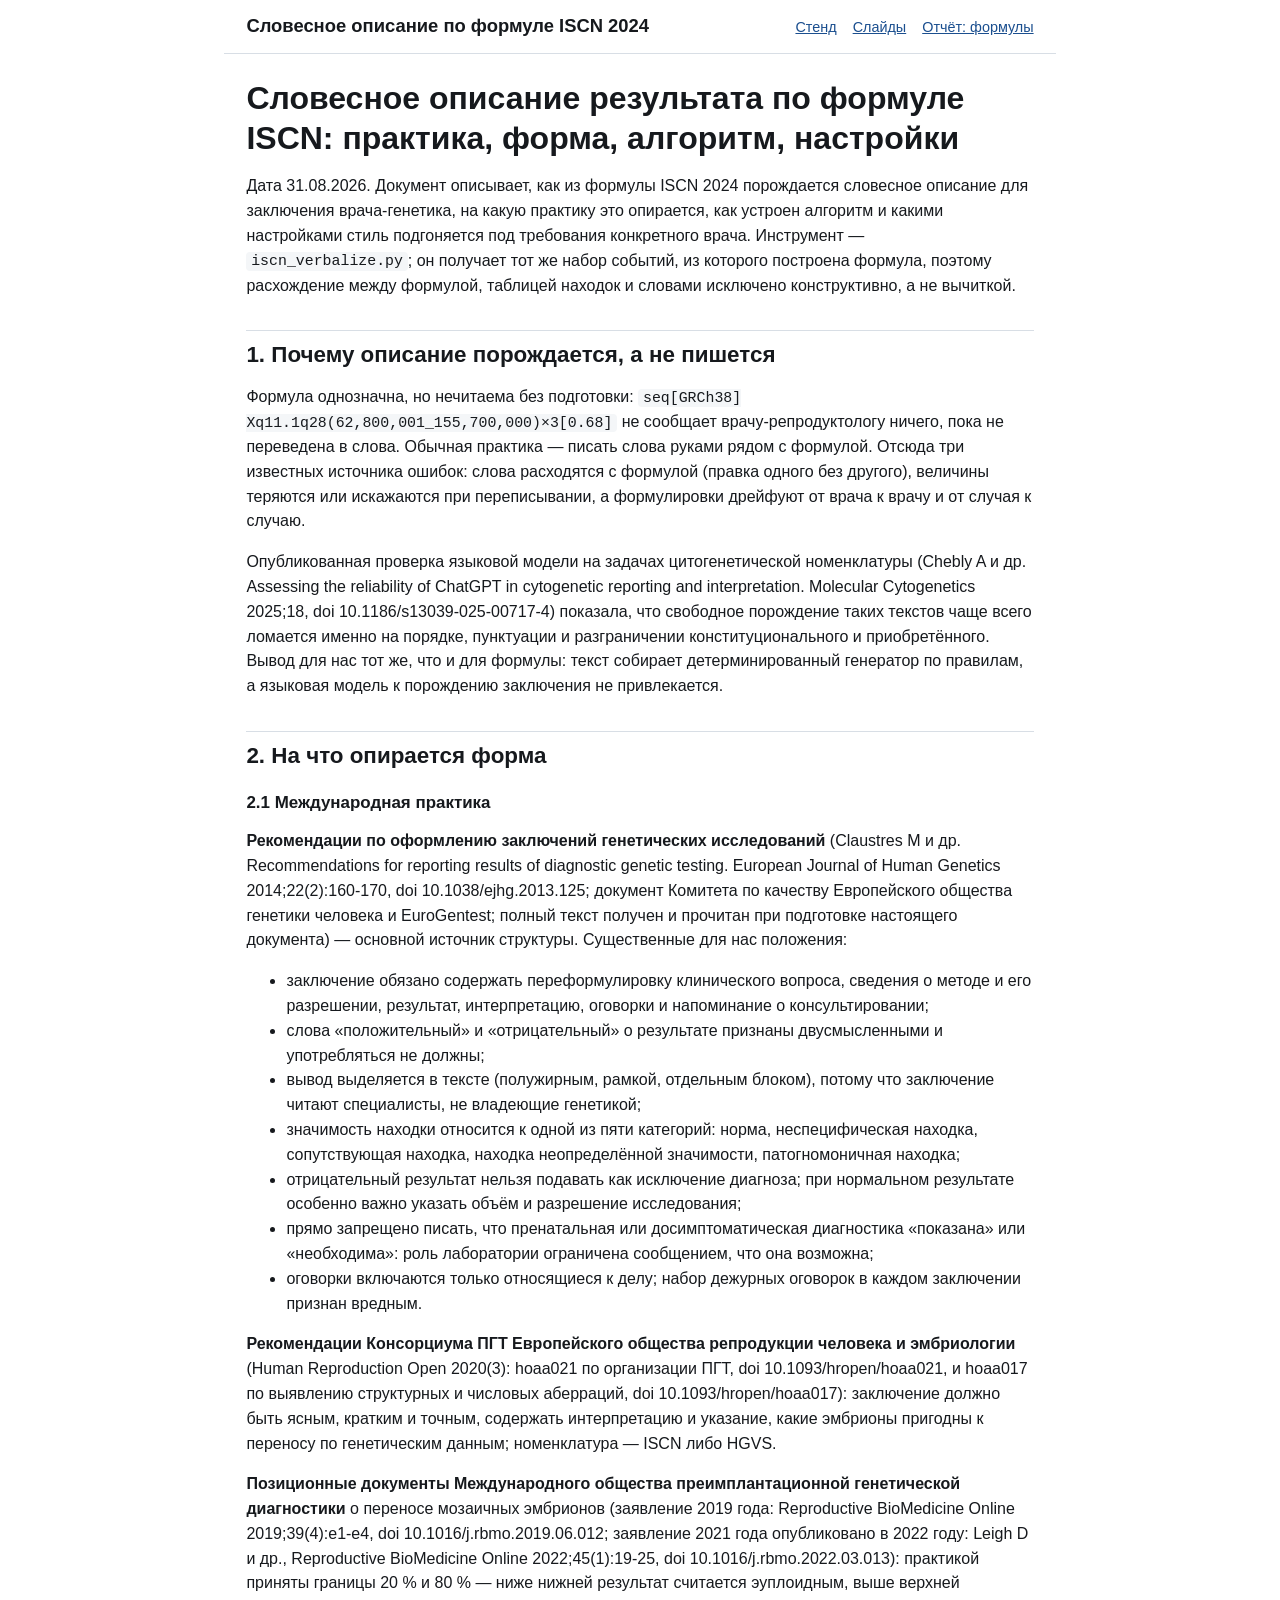
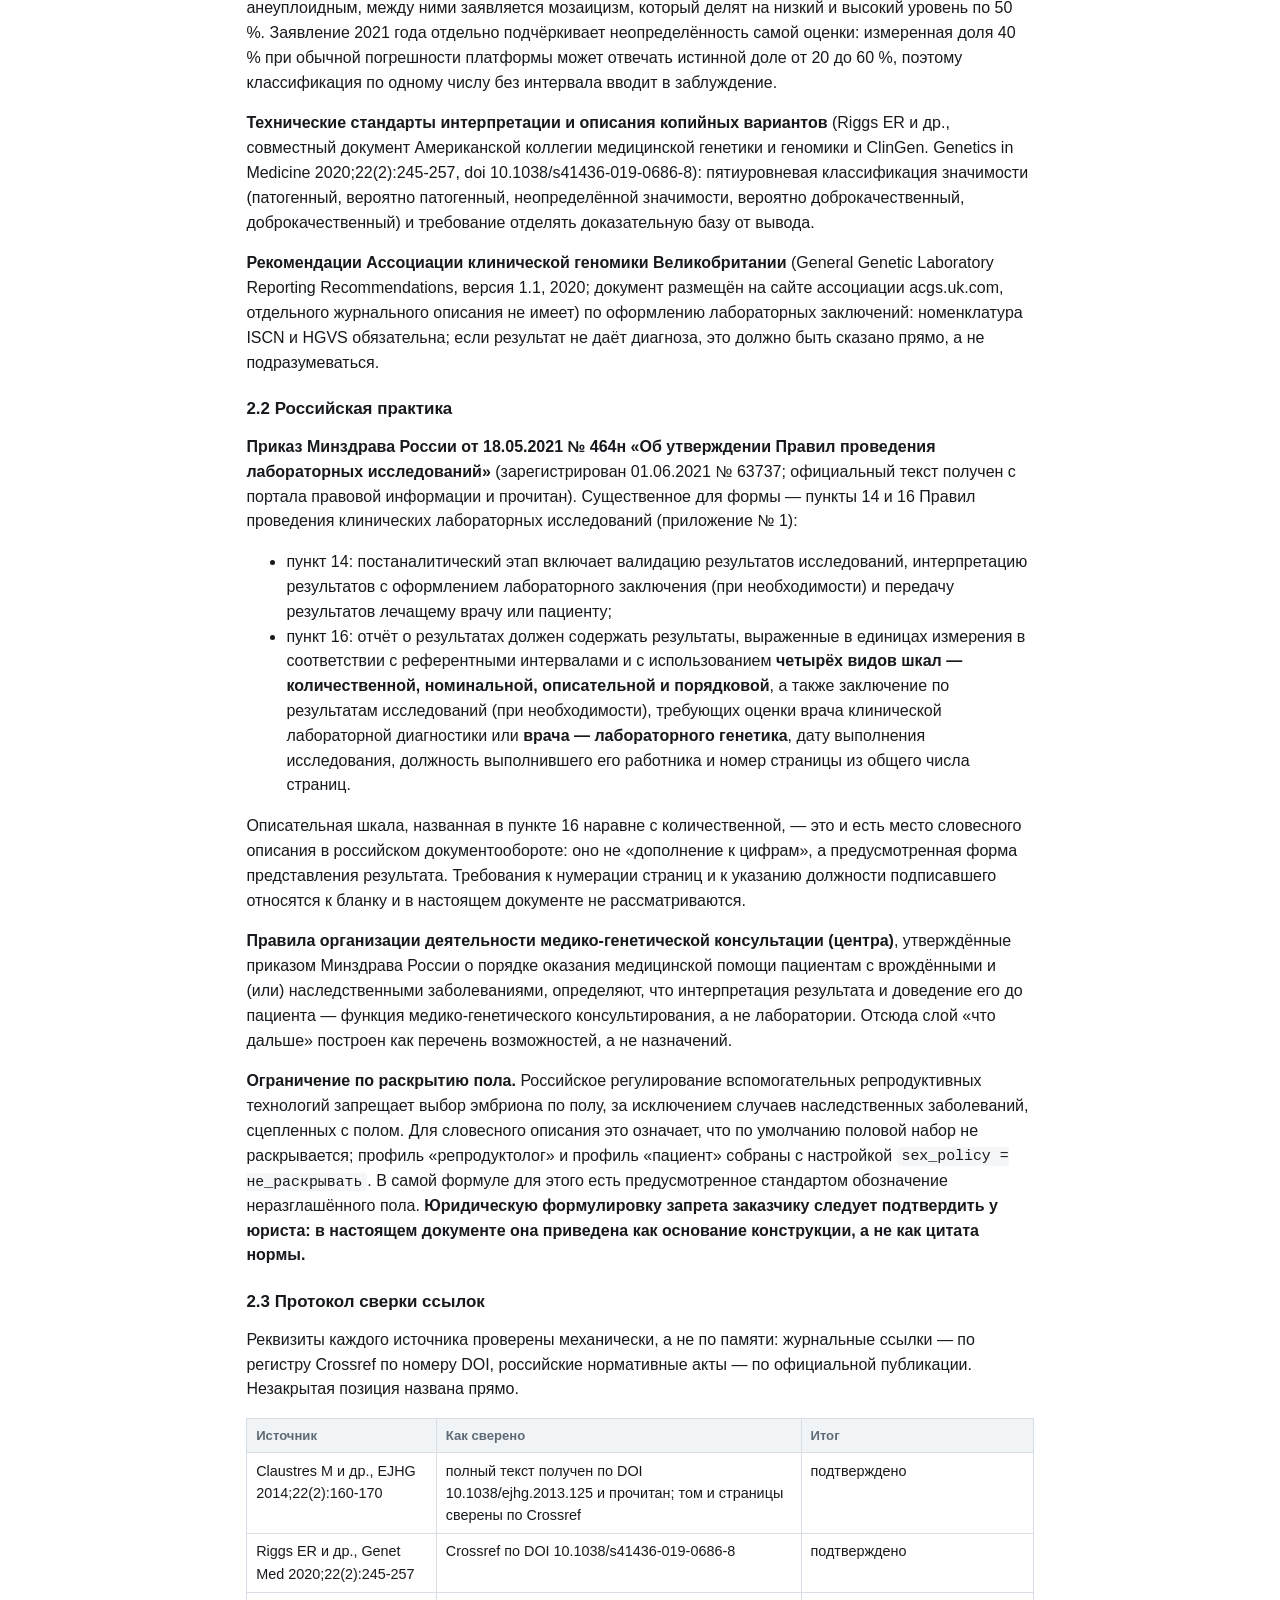
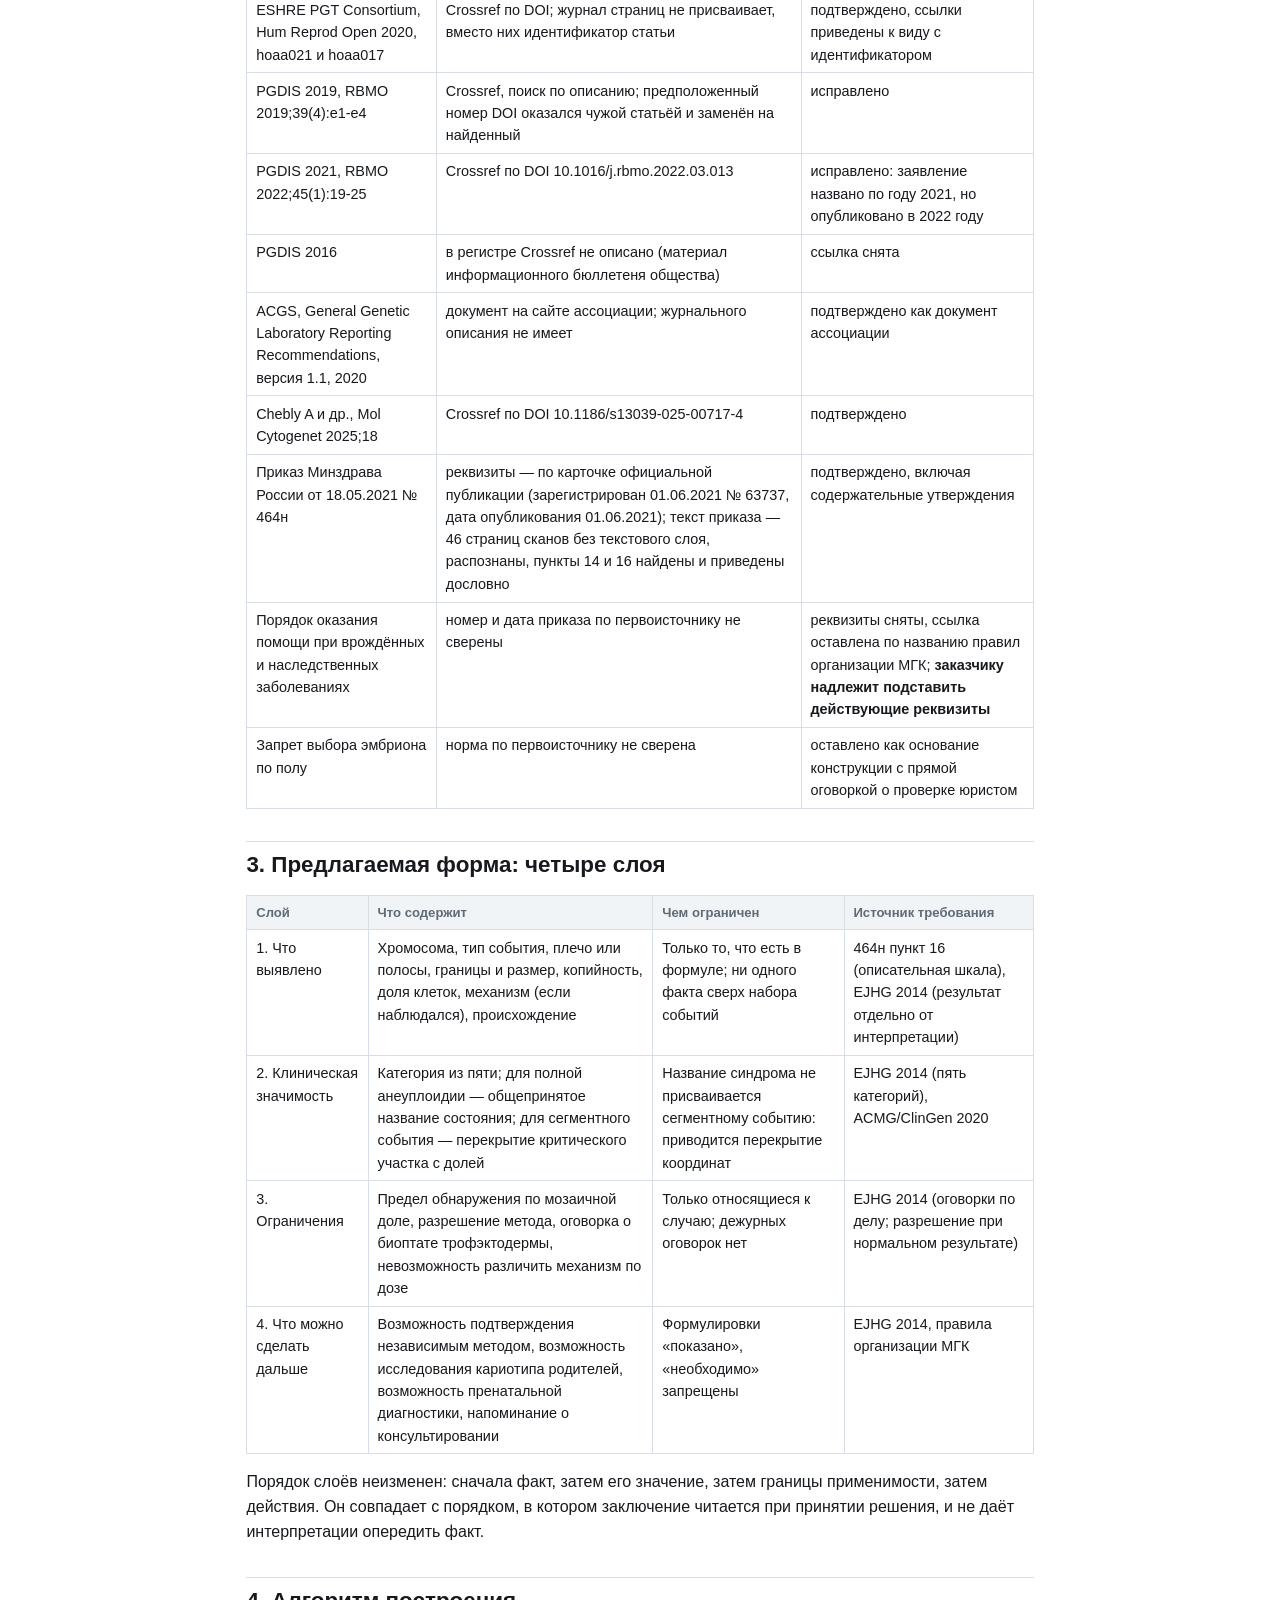
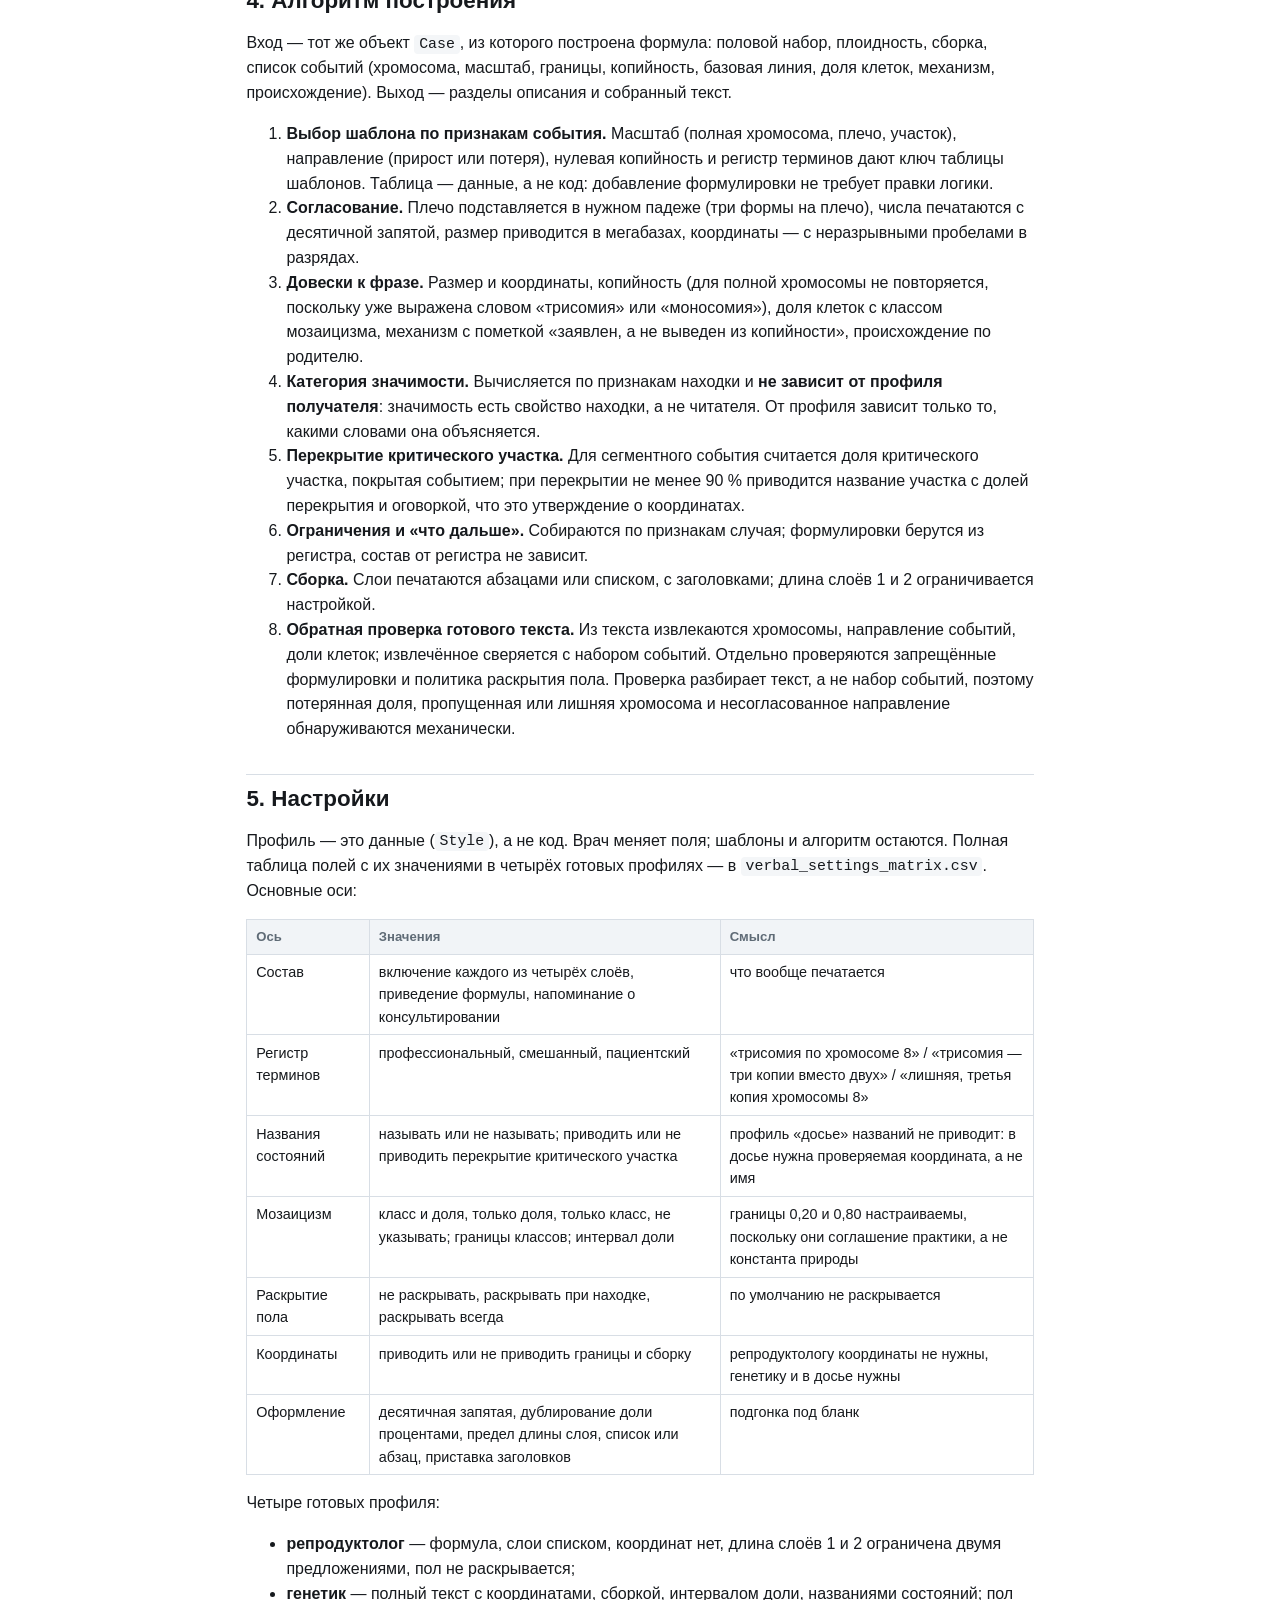
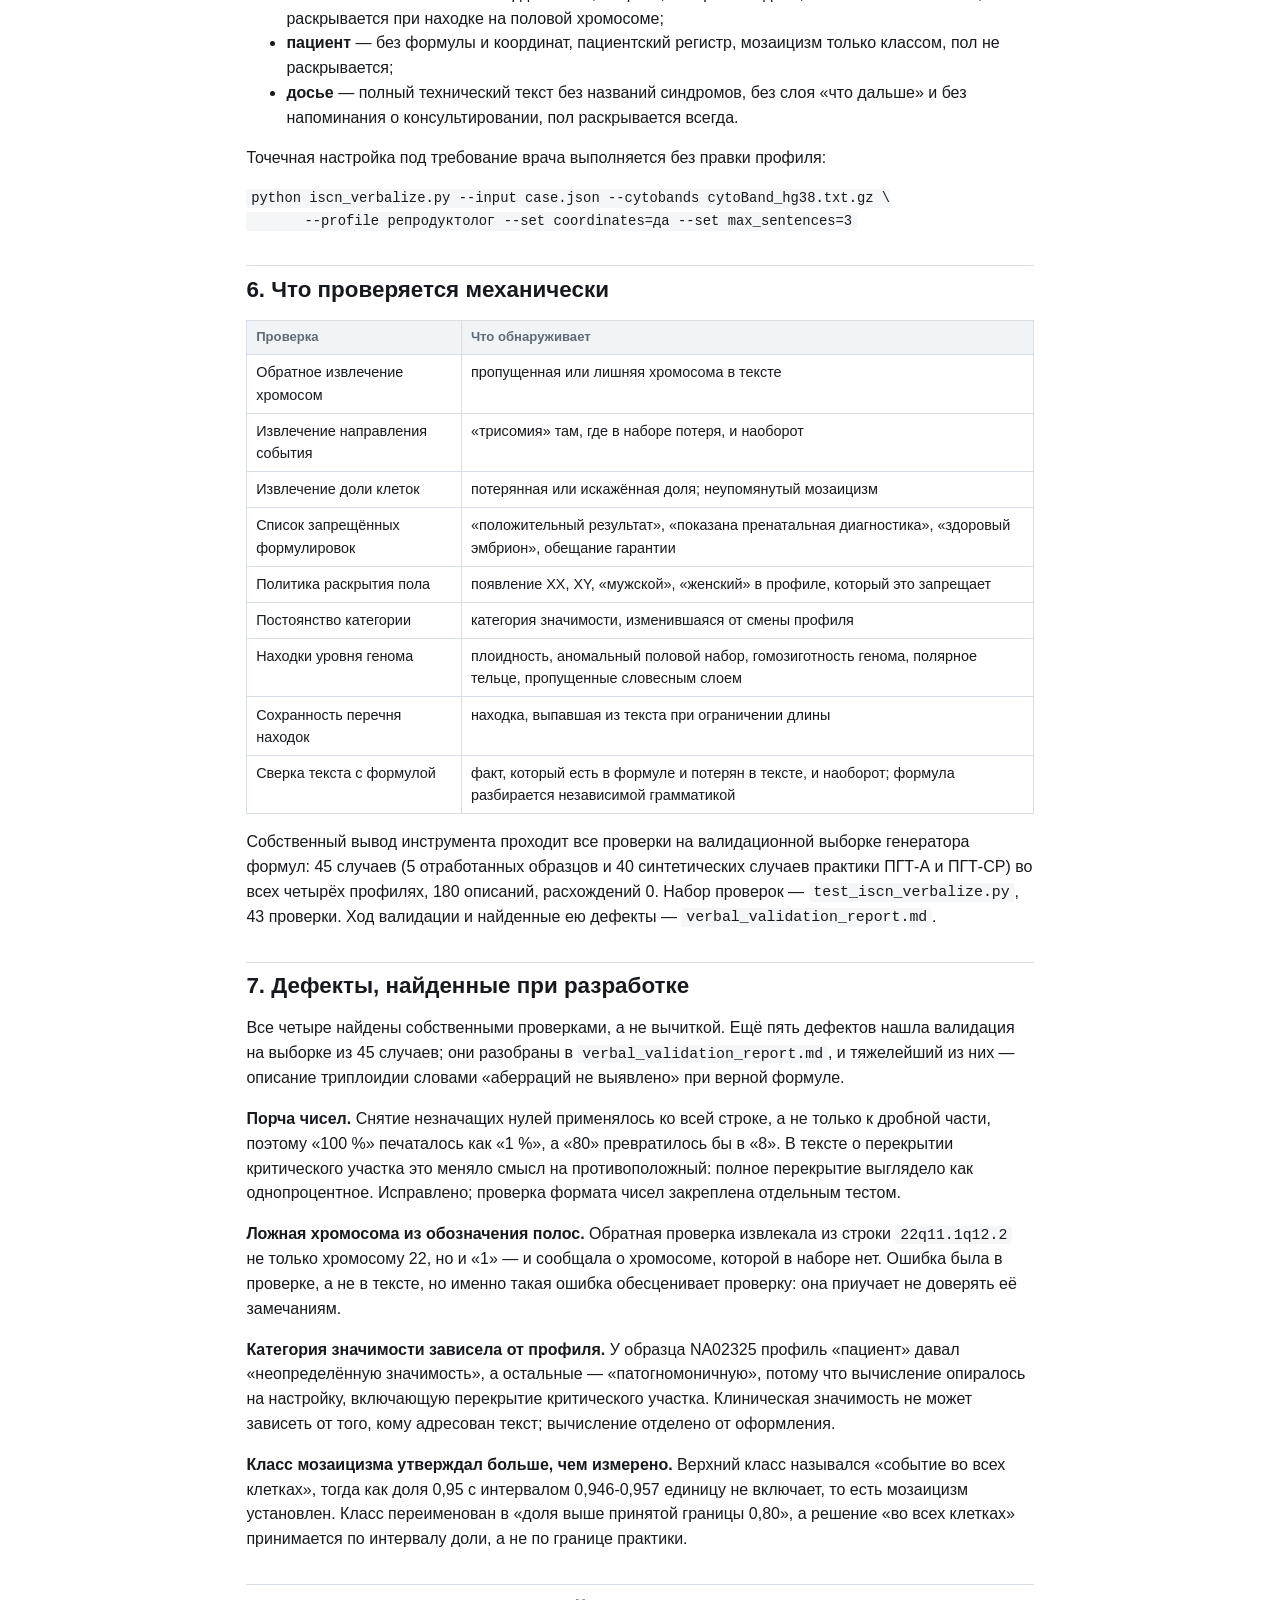
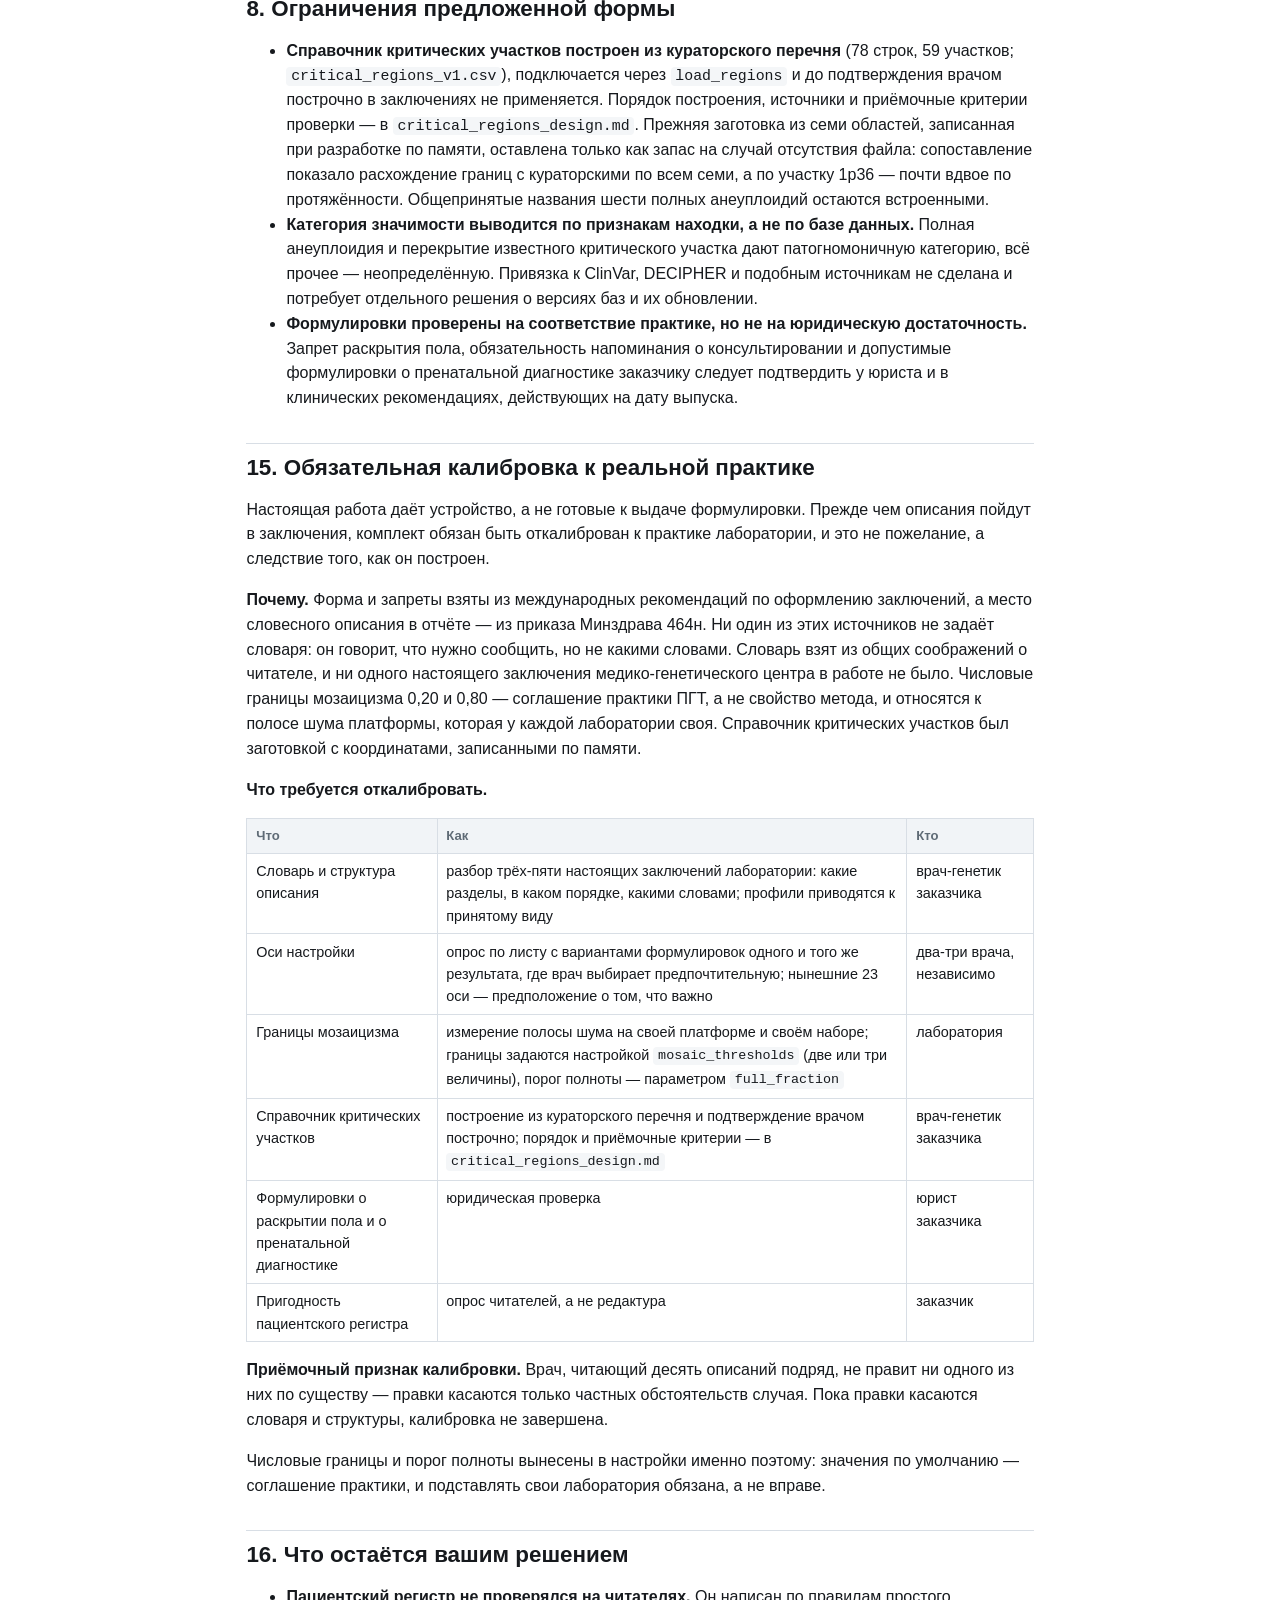
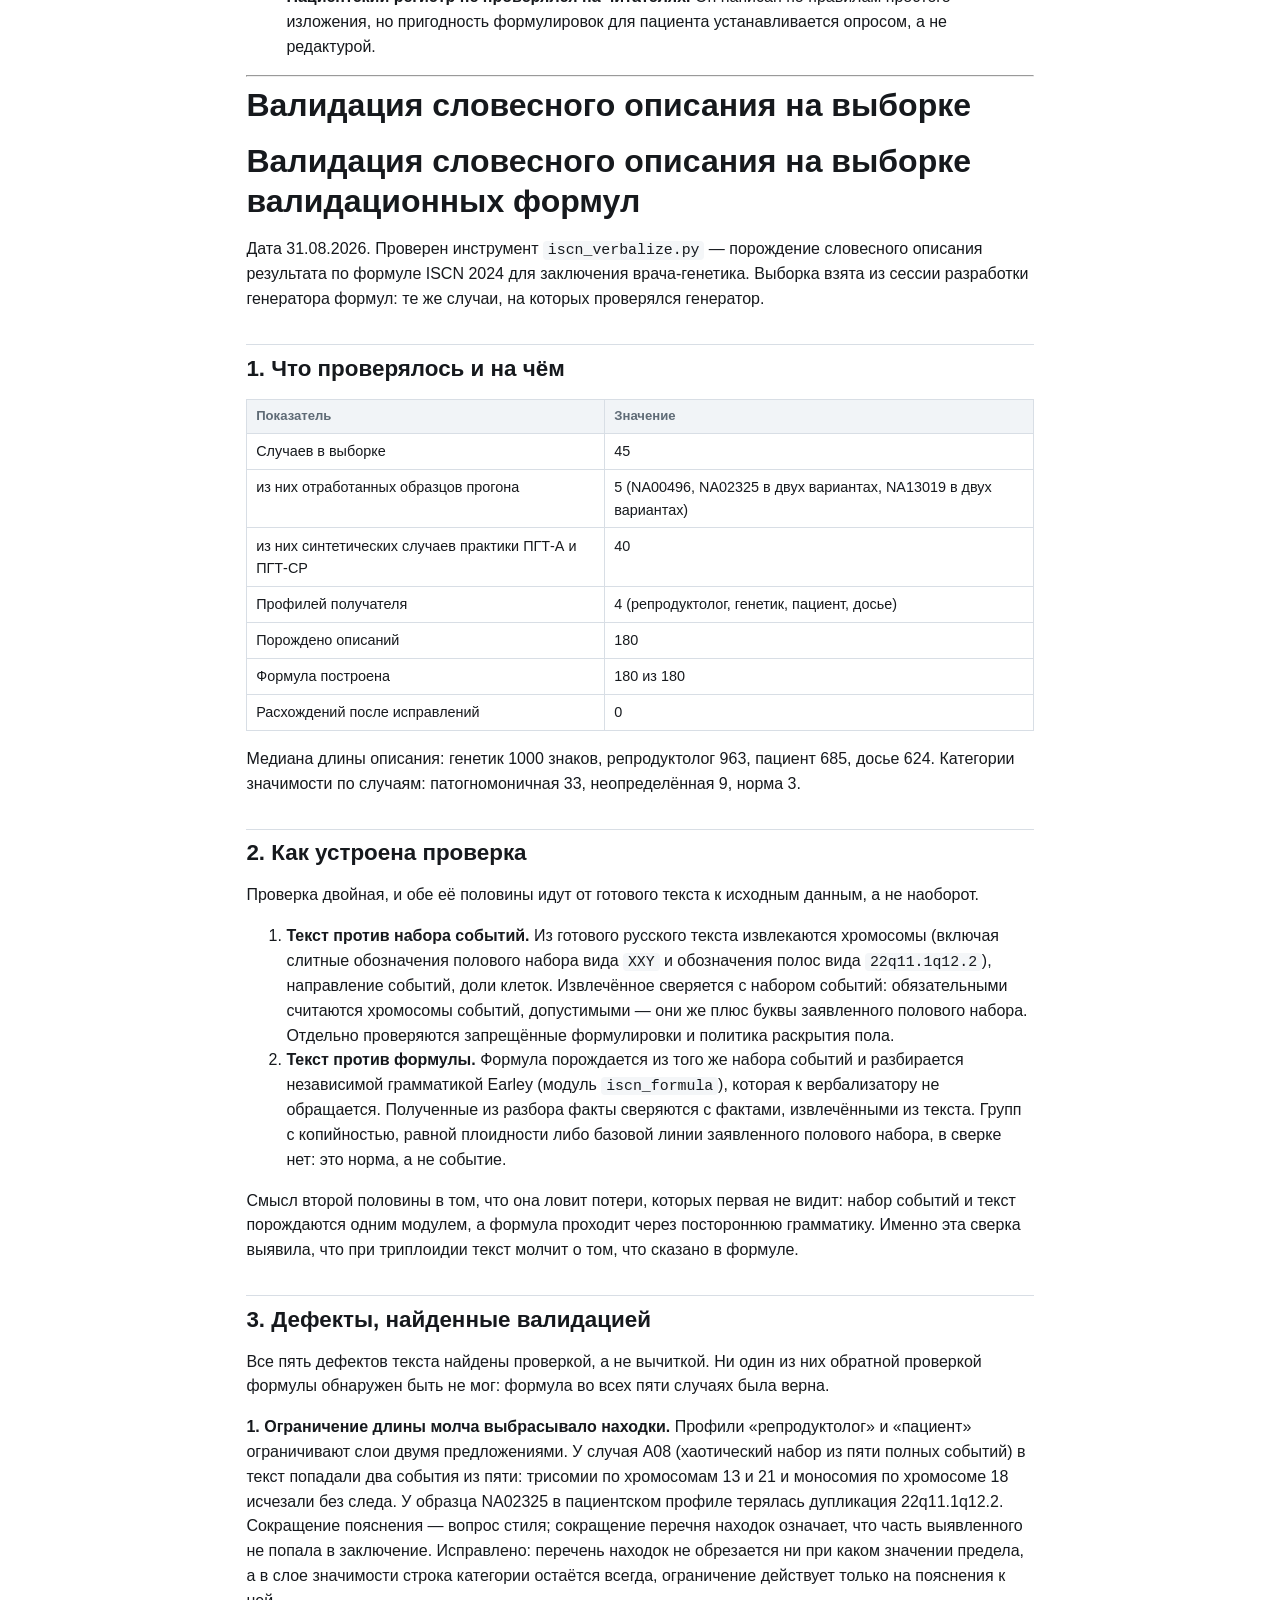
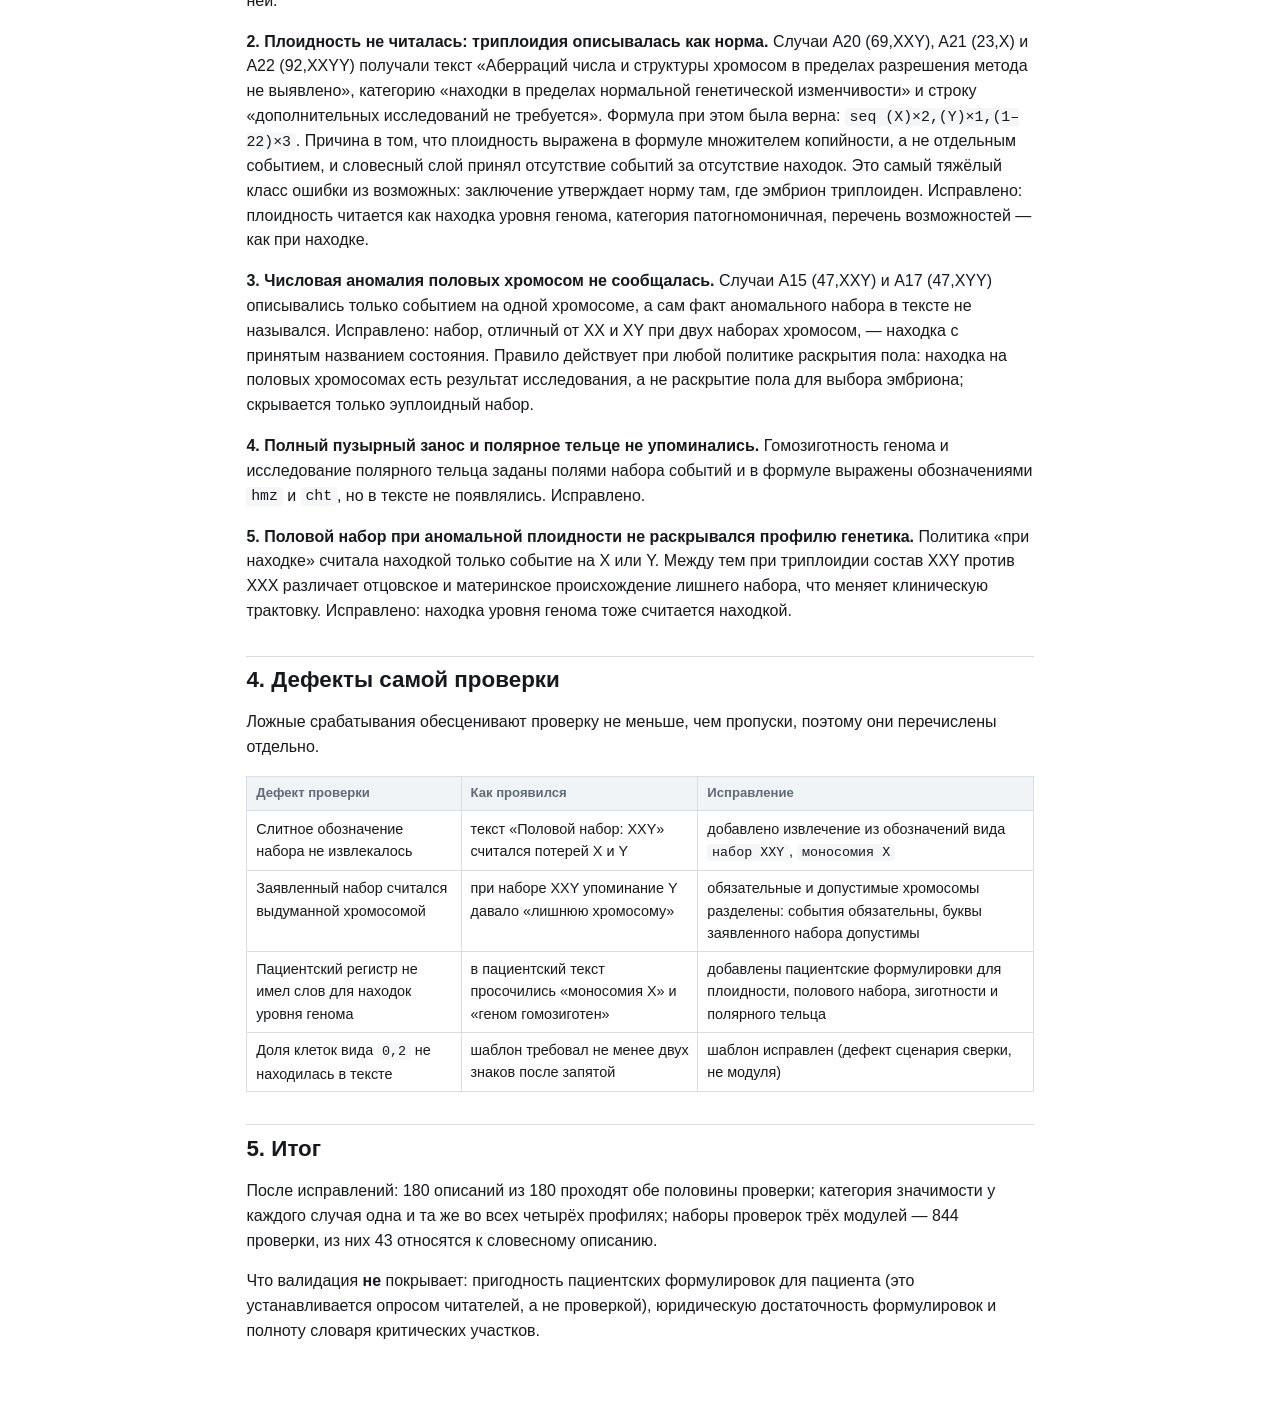
<file: verbal.html>
<!DOCTYPE html>
<html lang="ru">
<head>
<meta charset="utf-8">
<meta name="viewport" content="width=device-width, initial-scale=1">
<title>Словесное описание по формуле ISCN — форма, алгоритм, настройки</title>
<style>:root{
  --ink:#16191d; --mute:#5f6b76; --line:#d8dee5; --bg:#fbfcfd; --card:#fff;
  --ok:#0a6b3d; --bad:#a3231b; --warn:#8a5a00; --accent:#1b4f8f;
  --okbg:#eaf6ee; --badbg:#fdeceb; --warnbg:#fdf5e3; --accbg:#eef4fb;
  --mono:"SFMono-Regular",Consolas,"Liberation Mono",Menlo,monospace;
}
*{box-sizing:border-box}
body{margin:0;font:16px/1.55 -apple-system,"Segoe UI",Roboto,"Helvetica Neue",Arial,sans-serif;
  color:var(--ink);background:var(--bg)}
code,pre{font-family:var(--mono);font-size:.93em}
a{color:var(--accent)}
h1,h2,h3{line-height:1.25;margin:0 0 .5em}

/* ---------------- общая шапка ---------------- */
header{display:flex;align-items:baseline;gap:1.5rem;flex-wrap:wrap;
  padding:.9rem 1.4rem;border-bottom:1px solid var(--line);background:var(--card)}
header h1{font-size:1.15rem;margin:0}
header nav{margin-left:auto;display:flex;gap:1rem;align-items:baseline;font-size:.9rem}
.boot{color:var(--mute)}
#bootbar{height:3px;background:var(--line)}
#bootfill{height:3px;width:0;background:var(--accent);transition:width .3s}
footer{border-top:1px solid var(--line);margin-top:2rem;padding:1rem 1.4rem;
  color:var(--mute);font-size:.85rem}
.fatal{margin:2rem auto;max-width:44rem;padding:1.2rem 1.4rem;background:var(--badbg);
  border:1px solid var(--bad);border-radius:8px}

/* ---------------- стенд ---------------- */
.stand main{padding:1.2rem 1.4rem;max-width:1600px;margin:0 auto}
.tabs{display:flex;gap:.4rem;flex-wrap:wrap;border-bottom:1px solid var(--line);margin-bottom:1rem}
.tab{border:1px solid var(--line);border-bottom:none;background:#eef1f4;
  color:var(--mute);padding:.45rem .9rem;border-radius:7px 7px 0 0;cursor:pointer;
  font-size:.95rem}
.tab:hover{color:var(--ink);background:#e4e9ee}
.tab.active{background:var(--card);color:var(--accent);font-weight:600;
  box-shadow:0 2px 0 0 var(--card);border-top:2px solid var(--accent)}
.panel{display:none}
.panel.active{display:block}
.lead{max-width:60rem;color:var(--mute)}
.split{display:grid;grid-template-columns:minmax(300px,29%) 1fr;gap:1.4rem;align-items:start}
@media(max-width:1100px){.split{grid-template-columns:1fr}}
.col-narrow select{width:100%;font-family:var(--mono);font-size:.82rem}
.desc{font-size:.9rem;background:var(--accbg);padding:.5rem .7rem;border-radius:6px}
label{display:block;font-size:.82rem;color:var(--mute);margin-bottom:.5rem}
label input,label select{display:block;width:100%;padding:.3rem .4rem;font-size:.92rem;
  border:1px solid var(--line);border-radius:5px;color:var(--ink);background:#fff}
label.chk{display:flex;align-items:center;gap:.4rem;font-size:.9rem}
label.chk input{width:auto;display:inline}
.grid2{display:grid;grid-template-columns:1fr 1fr;gap:.5rem}
.grid4{display:grid;grid-template-columns:repeat(4,1fr);gap:.5rem}
@media(max-width:1400px){.grid4{grid-template-columns:repeat(2,1fr)}}
button{border:1px solid var(--accent);background:var(--accent);color:#fff;
  padding:.4rem .9rem;border-radius:6px;cursor:pointer;font-size:.92rem}
button.secondary{background:#fff;color:var(--accent)}
button.rm,button.copy,button.link{background:#fff;color:var(--accent);
  border:1px solid var(--line);padding:.15rem .5rem;font-size:.78rem}
button.link{border:none;text-decoration:underline;padding:.15rem .2rem}
.event{border:1px solid var(--line);border-radius:7px;padding:.6rem .7rem;margin-bottom:.6rem;background:var(--card)}
.ehead{display:flex;justify-content:space-between;align-items:center;
  font-size:.85rem;font-weight:600;margin-bottom:.4rem}
.hint{margin-top:.8rem;font-size:.86rem;color:var(--mute)}
.hint ul{padding-left:1.2rem}
.row{display:flex;gap:.7rem;align-items:flex-start;margin:.6rem 0}
.row textarea{flex:1;font-family:var(--mono);font-size:.9rem;padding:.5rem;
  border:1px solid var(--line);border-radius:6px}
.row input.exinp{flex:1;font-family:var(--mono);font-size:.92rem;padding:.4rem .5rem;
  border:1px solid var(--line);border-radius:6px}
.ctl{display:flex;gap:.6rem;align-items:flex-end}
.samples{font-size:.86rem;color:var(--mute);display:flex;gap:.5rem;flex-wrap:wrap;align-items:baseline}

/* ---------------- результаты ---------------- */
.canon{display:flex;gap:.8rem;align-items:baseline;flex-wrap:wrap;
  background:var(--accbg);border:1px solid #cfe0f2;border-radius:8px;padding:.6rem .8rem;margin-bottom:.8rem}
.canon .lbl{font-size:.8rem;color:var(--mute);text-transform:uppercase;letter-spacing:.03em}
code.big{font-size:1.05rem;font-weight:600;word-break:break-all}
table{border-collapse:collapse;width:100%;background:var(--card);font-size:.92rem}
th,td{border:1px solid var(--line);padding:.4rem .55rem;text-align:left;vertical-align:top}
th{background:#f1f4f7;font-size:.82rem;color:var(--mute);font-weight:600}
table.forms td:first-child{width:19rem}
table.forms td:last-child{width:12rem}
tr.canonrow{background:#f7fbff}
.fname{font-weight:600}
.fmeta{font-size:.78rem;color:var(--mute);font-family:var(--mono)}
code.res{display:inline-block;word-break:break-all;background:#f6f8fa;
  padding:.15rem .35rem;border-radius:4px;margin-right:.4rem}
.reason{color:var(--mute);font-size:.88rem}
.notes{margin-top:.35rem;display:flex;gap:.3rem;flex-wrap:wrap}
.chip{font-size:.76rem;background:#eef1f4;color:var(--mute);border-radius:10px;padding:.05rem .5rem}
.chip.lost{background:var(--warnbg);color:var(--warn)}
.warnchip{background:var(--warnbg);color:var(--warn)}
.errchip{background:var(--badbg);color:var(--bad);border-radius:10px;padding:.05rem .5rem;font-size:.76rem}
.stylechip{background:var(--warnbg);color:var(--warn);border-radius:10px;padding:.05rem .5rem;font-size:.76rem}
.ok{color:var(--ok)}
.bad{color:var(--bad)}
.off{color:var(--mute)}
.box{border:1px solid var(--line);border-radius:7px;padding:.6rem .8rem;margin-top:.5rem;background:var(--card)}
.ok.box{background:var(--okbg);border-color:#bcdcc8}
.warn{background:var(--warnbg);border:1px solid #e6d2a0;border-radius:7px;
  padding:.5rem .7rem;margin-bottom:.7rem;font-size:.9rem}
.note{background:var(--accbg);border:1px solid #cfe0f2;border-radius:7px;
  padding:.5rem .7rem;margin-bottom:.7rem;font-size:.9rem}
.note ul,.facts{margin:.3rem 0;padding-left:1.2rem}
.facts li{font-family:var(--mono);font-size:.86rem}
table.viol td:first-child{width:5.5rem}
tr.badrow{background:var(--badbg)}
.viol1{font-size:.88rem;margin:.2rem 0}
.excase{border:1px solid var(--line);border-radius:8px;padding:.7rem .9rem;
  margin-bottom:.7rem;background:var(--card)}
.exhead{margin-bottom:.4rem}
.score{margin-top:.8rem;font-weight:600}
.scrollx{overflow-x:auto;max-width:100%}
table.loss{font-size:.85rem;min-width:52rem}
table.loss td:first-child{width:13rem}
table.loss th.key{text-align:center;white-space:nowrap;font-family:var(--mono);
  font-size:.78rem;padding:.35rem .4rem}
table.loss td.yes{background:var(--okbg);text-align:center;font-weight:700;color:var(--ok)}
table.loss td.no{background:var(--badbg);text-align:center;color:var(--bad)}
tr.rates td{background:#f1f4f7;text-align:center;font-family:var(--mono);font-size:.82rem}
tr.rates td:first-child{text-align:left;font-family:inherit;color:var(--mute)}
table.legend{font-size:.86rem;min-width:44rem}
table.legend td:first-child,table.legend td:last-child{white-space:nowrap}

/* ---------------- слайды ---------------- */
body.deck{background:#0f1216;color:#e9edf2}
.slide{min-height:100vh;display:none;padding:3.5vh 5vw 8vh;flex-direction:column}
.slide.active{display:flex}
.slide h2{font-size:2.1rem;margin:0 0 .2em;color:#fff}
.slide .kicker{color:#8fb4e0;text-transform:uppercase;letter-spacing:.08em;
  font-size:.8rem;margin-bottom:.6rem}
.slide .body{font-size:1.15rem;max-width:70rem}
.slide ul{padding-left:1.3rem}
.slide li{margin-bottom:.45em}
.slide code{background:#1c222a;color:#e8eef6;padding:.1rem .35rem;border-radius:4px;
  word-break:break-all}
.deck .num{display:flex;gap:2.2rem;flex-wrap:wrap;margin:1.2rem 0}
.deck .num div{background:#161b22;border:1px solid #2a323c;border-radius:10px;
  padding:.8rem 1.1rem;min-width:9rem}
.deck .num b{display:block;font-size:2.1rem;color:#fff;line-height:1.1}
.deck .num span{font-size:.85rem;color:#9aa7b4}
.deck table{background:#141922;color:#dfe6ee;font-size:.95rem}
.deck th{background:#1b2230;color:#9aa7b4;border-color:#2a323c}
.deck td{border-color:#2a323c}
.deck .hl{color:#ffd479}
.deck .bad{color:#ff8f85}
.deck .ok{color:#8ee0ab}
.deckbar{position:fixed;bottom:0;left:0;right:0;display:flex;align-items:center;
  gap:1rem;padding:.5rem 1.2rem;background:#0b0e12;border-top:1px solid #232a33;
  font-size:.85rem;color:#8b98a6}
.deckbar button{background:#1b2230;border-color:#2a323c;color:#dfe6ee;padding:.25rem .7rem}
.deckbar a{color:#8fb4e0}
.deckbar .pos{margin-left:auto;font-family:var(--mono)}

/* ---------------- отчёт ---------------- */
body.doc{max-width:52rem;margin:0 auto;padding:0 1.4rem 4rem;background:#fff}
body.doc header{margin:0 -1.4rem 1.5rem;border-radius:0}
body.doc h2{font-size:1.4rem;margin-top:2rem;padding-top:.6rem;border-top:1px solid var(--line)}
body.doc h3{font-size:1.06rem;margin-top:1.4rem}
body.doc table{font-size:.9rem;margin:1rem 0}
body.doc code{background:#f4f6f8;padding:.08rem .3rem;border-radius:4px}
body.doc blockquote{margin:1rem 0;padding:.6rem .9rem;background:var(--accbg);
  border-left:3px solid var(--accent);font-size:.95rem}
.finding{border:1px solid var(--line);border-left:4px solid var(--bad);
  border-radius:6px;padding:.7rem .9rem;margin:.9rem 0;background:#fff}
.finding h3{margin-top:0}
.toc{background:#f6f8fa;border:1px solid var(--line);border-radius:8px;padding:.8rem 1rem}
.toc ol{margin:.3rem 0;padding-left:1.4rem}
.toc a{text-decoration:none}
@media print{
  header nav,.deckbar{display:none}
  body.doc{max-width:none}
  .slide{display:block;min-height:auto;page-break-after:always}
}

/* --- вкладки стенда, добавленные для заключения и контроля записи --- */
.verdict{margin:.6rem 0;padding:.5rem .7rem;border-radius:6px;font-weight:600;
         border:1px solid var(--line);background:var(--card)}
.verdict.good{border-color:var(--ok);color:var(--ok)}
.verdict.warn{border-color:var(--warn);color:var(--warn)}
.verdict.bad{border-color:var(--bad);color:var(--bad)}
.verdict.info{border-color:var(--line);color:var(--mute)}
.col-wide{flex:1 1 62%;min-width:0}
.col-narrow input[type=text]{width:100%;font-family:var(--mono);font-size:.8rem;
         padding:.25rem .35rem;margin-bottom:.4rem}
.col-narrow label{display:block;margin:.5rem 0 .15rem;font-size:.78rem;color:var(--mute)}
fieldset#vbFlags{border:1px solid var(--line);border-radius:6px;margin:.5rem 0;padding:.4rem .6rem}
fieldset#vbFlags legend{font-size:.76rem;color:var(--mute);padding:0 .3rem}
label.check{display:block;font-size:.78rem;color:var(--ink);margin:.12rem 0}
label.check input{margin-right:.35rem}
button.primary{margin-top:.5rem;padding:.4rem .8rem;border-radius:6px;cursor:pointer;
         border:1px solid var(--accent);background:var(--accent);color:#fff;font-weight:600}
button.primary:hover{filter:brightness(1.08)}
pre.formula{font-family:var(--mono);font-size:.86rem;background:var(--card);
         border:1px solid var(--line);border-radius:6px;padding:.5rem .6rem;
         overflow-x:auto;white-space:pre-wrap;word-break:break-all}
#p-verb ul,#p-reg ul{margin:.3rem 0 .6rem 1.1rem}
#p-verb li{margin:.16rem 0}
#regOut table,#ivOut table{width:100%}
#regFilter{font-family:var(--mono);font-size:.8rem;padding:.25rem .4rem;min-width:22rem}
</style>
</head>
<body class="doc">
<header>
  <h1>Словесное описание по формуле ISCN 2024</h1>
  <nav>
    <a href="index.html">Стенд</a>
    <a href="deck.html">Слайды</a>
    <a href="report.html">Отчёт: формулы</a>
  </nav>
</header>
<main>
<h1 id="iscn">Словесное описание результата по формуле ISCN: практика, форма, алгоритм, настройки</h1>
<p>Дата 31.08.2026. Документ описывает, как из формулы ISCN 2024 порождается словесное
описание для заключения врача-генетика, на какую практику это опирается, как устроен
алгоритм и какими настройками стиль подгоняется под требования конкретного врача.
Инструмент — <code>iscn_verbalize.py</code>; он получает тот же набор событий, из которого построена
формула, поэтому расхождение между формулой, таблицей находок и словами исключено
конструктивно, а не вычиткой.</p>
<h2 id="1">1. Почему описание порождается, а не пишется</h2>
<p>Формула однозначна, но нечитаема без подготовки: <code>seq[GRCh38]
Xq11.1q28(62,800,001_155,700,000)×3[0.68]</code> не сообщает врачу-репродуктологу ничего, пока
не переведена в слова. Обычная практика — писать слова руками рядом с формулой. Отсюда
три известных источника ошибок: слова расходятся с формулой (правка одного без другого),
величины теряются или искажаются при переписывании, а формулировки дрейфуют от врача к
врачу и от случая к случаю.</p>
<p>Опубликованная проверка языковой модели на задачах цитогенетической номенклатуры
(Chebly A и др. Assessing the reliability of ChatGPT in
cytogenetic reporting and interpretation. Molecular Cytogenetics 2025;18,
doi 10.1186/s13039-025-00717-4) показала, что
свободное порождение таких текстов чаще всего ломается именно на порядке, пунктуации и
разграничении конституционального и приобретённого. Вывод для нас тот же, что и для
формулы: текст собирает детерминированный генератор по правилам, а языковая модель к
порождению заключения не привлекается.</p>
<h2 id="2">2. На что опирается форма</h2>
<h3 id="21">2.1 Международная практика</h3>
<p><strong>Рекомендации по оформлению заключений генетических исследований</strong> (Claustres M и др. Recommendations for reporting results of diagnostic genetic
testing. European Journal of Human Genetics 2014;22(2):160-170, doi 10.1038/ejhg.2013.125;
документ Комитета по качеству Европейского общества генетики человека и EuroGentest;
полный текст получен и прочитан при подготовке настоящего документа) — основной источник структуры.
Существенные для нас положения:</p>
<ul>
<li>заключение обязано содержать переформулировку клинического вопроса, сведения о методе и
  его разрешении, результат, интерпретацию, оговорки и напоминание о консультировании;</li>
<li>слова «положительный» и «отрицательный» о результате признаны двусмысленными и
  употребляться не должны;</li>
<li>вывод выделяется в тексте (полужирным, рамкой, отдельным блоком), потому что заключение
  читают специалисты, не владеющие генетикой;</li>
<li>значимость находки относится к одной из пяти категорий: норма, неспецифическая находка,
  сопутствующая находка, находка неопределённой значимости, патогномоничная находка;</li>
<li>отрицательный результат нельзя подавать как исключение диагноза; при нормальном
  результате особенно важно указать объём и разрешение исследования;</li>
<li>прямо запрещено писать, что пренатальная или досимптоматическая диагностика «показана»
  или «необходима»: роль лаборатории ограничена сообщением, что она возможна;</li>
<li>оговорки включаются только относящиеся к делу; набор дежурных оговорок в каждом
  заключении признан вредным.</li>
</ul>
<p><strong>Рекомендации Консорциума ПГТ Европейского общества репродукции человека и эмбриологии</strong>
(Human Reproduction Open 2020(3): hoaa021 по организации ПГТ,
doi 10.1093/hropen/hoaa021, и hoaa017 по выявлению структурных и числовых аберраций,
doi 10.1093/hropen/hoaa017): заключение должно быть ясным, кратким и точным, содержать
интерпретацию и указание, какие эмбрионы пригодны к переносу по генетическим данным;
номенклатура — ISCN либо HGVS.</p>
<p><strong>Позиционные документы Международного общества преимплантационной генетической
диагностики</strong> о переносе мозаичных эмбрионов (заявление 2019 года: Reproductive BioMedicine
Online 2019;39(4):e1-e4, doi 10.1016/j.rbmo.2019.06.012; заявление 2021 года опубликовано
в 2022 году: Leigh D и др., Reproductive BioMedicine Online 2022;45(1):19-25,
doi 10.1016/j.rbmo.2022.03.013): практикой приняты
границы 20 % и 80 % — ниже нижней результат считается эуплоидным, выше верхней анеуплоидным,
между ними заявляется мозаицизм, который делят на низкий и высокий уровень по 50 %.
Заявление 2021 года отдельно подчёркивает неопределённость самой оценки: измеренная доля
40 % при обычной погрешности платформы может отвечать истинной доле от 20 до 60 %, поэтому
классификация по одному числу без интервала вводит в заблуждение.</p>
<p><strong>Технические стандарты интерпретации и описания копийных вариантов</strong> (Riggs ER и др., совместный документ
Американской коллегии медицинской генетики и геномики и ClinGen. Genetics in Medicine
2020;22(2):245-257, doi 10.1038/s41436-019-0686-8): пятиуровневая классификация значимости
(патогенный, вероятно патогенный, неопределённой значимости, вероятно доброкачественный,
доброкачественный) и требование отделять доказательную базу от вывода.</p>
<p><strong>Рекомендации Ассоциации клинической геномики Великобритании</strong> (General Genetic
Laboratory Reporting Recommendations, версия 1.1, 2020; документ размещён на сайте
ассоциации acgs.uk.com, отдельного журнального описания не имеет) по оформлению
лабораторных заключений: номенклатура ISCN и HGVS обязательна; если результат не даёт
диагноза, это должно быть сказано прямо, а не подразумеваться.</p>
<h3 id="22">2.2 Российская практика</h3>
<p><strong>Приказ Минздрава России от 18.05.2021 № 464н «Об утверждении Правил проведения
лабораторных исследований»</strong> (зарегистрирован 01.06.2021 № 63737; официальный текст
получен с портала правовой информации и прочитан). Существенное для формы — пункты 14 и
16 Правил проведения клинических лабораторных исследований (приложение № 1):</p>
<ul>
<li>пункт 14: постаналитический этап включает валидацию результатов исследований,
  интерпретацию результатов с оформлением лабораторного заключения (при необходимости) и
  передачу результатов лечащему врачу или пациенту;</li>
<li>пункт 16: отчёт о результатах должен содержать результаты, выраженные в единицах
  измерения в соответствии с референтными интервалами и с использованием <strong>четырёх видов
  шкал — количественной, номинальной, описательной и порядковой</strong>, а также заключение по
  результатам исследований (при необходимости), требующих оценки врача клинической
  лабораторной диагностики или <strong>врача — лабораторного генетика</strong>, дату выполнения
  исследования, должность выполнившего его работника и номер страницы из общего числа
  страниц.</li>
</ul>
<p>Описательная шкала, названная в пункте 16 наравне с количественной, — это и есть место
словесного описания в российском документообороте: оно не «дополнение к цифрам», а
предусмотренная форма представления результата. Требования к нумерации страниц и к
указанию должности подписавшего относятся к бланку и в настоящем документе не
рассматриваются.</p>
<p><strong>Правила организации деятельности медико-генетической консультации (центра)</strong>,
утверждённые приказом Минздрава России о порядке оказания медицинской помощи пациентам с
врождёнными и (или) наследственными заболеваниями, определяют, что интерпретация результата и
доведение его до пациента — функция медико-генетического консультирования, а не
лаборатории. Отсюда слой «что дальше» построен как перечень возможностей, а не назначений.</p>
<p><strong>Ограничение по раскрытию пола.</strong> Российское регулирование вспомогательных
репродуктивных технологий запрещает выбор эмбриона по полу, за исключением случаев
наследственных заболеваний, сцепленных с полом. Для словесного описания это означает, что
по умолчанию половой набор не раскрывается; профиль «репродуктолог» и профиль «пациент»
собраны с настройкой <code>sex_policy = не_раскрывать</code>. В самой формуле для этого есть
предусмотренное стандартом обозначение неразглашённого пола. <strong>Юридическую формулировку
запрета заказчику следует подтвердить у юриста: в настоящем документе она приведена как
основание конструкции, а не как цитата нормы.</strong></p>
<h3 id="23">2.3 Протокол сверки ссылок</h3>
<p>Реквизиты каждого источника проверены механически, а не по памяти: журнальные ссылки — по
регистру Crossref по номеру DOI, российские нормативные акты — по официальной публикации.
Незакрытая позиция названа прямо.</p>
<table>
<thead>
<tr>
<th>Источник</th>
<th>Как сверено</th>
<th>Итог</th>
</tr>
</thead>
<tbody>
<tr>
<td>Claustres M и др., EJHG 2014;22(2):160-170</td>
<td>полный текст получен по DOI 10.1038/ejhg.2013.125 и прочитан; том и страницы сверены по Crossref</td>
<td>подтверждено</td>
</tr>
<tr>
<td>Riggs ER и др., Genet Med 2020;22(2):245-257</td>
<td>Crossref по DOI 10.1038/s41436-019-0686-8</td>
<td>подтверждено</td>
</tr>
<tr>
<td>ESHRE PGT Consortium, Hum Reprod Open 2020, hoaa021 и hoaa017</td>
<td>Crossref по DOI; журнал страниц не присваивает, вместо них идентификатор статьи</td>
<td>подтверждено, ссылки приведены к виду с идентификатором</td>
</tr>
<tr>
<td>PGDIS 2019, RBMO 2019;39(4):e1-e4</td>
<td>Crossref, поиск по описанию; предположенный номер DOI оказался чужой статьёй и заменён на найденный</td>
<td>исправлено</td>
</tr>
<tr>
<td>PGDIS 2021, RBMO 2022;45(1):19-25</td>
<td>Crossref по DOI 10.1016/j.rbmo.2022.03.013</td>
<td>исправлено: заявление названо по году 2021, но опубликовано в 2022 году</td>
</tr>
<tr>
<td>PGDIS 2016</td>
<td>в регистре Crossref не описано (материал информационного бюллетеня общества)</td>
<td>ссылка снята</td>
</tr>
<tr>
<td>ACGS, General Genetic Laboratory Reporting Recommendations, версия 1.1, 2020</td>
<td>документ на сайте ассоциации; журнального описания не имеет</td>
<td>подтверждено как документ ассоциации</td>
</tr>
<tr>
<td>Chebly A и др., Mol Cytogenet 2025;18</td>
<td>Crossref по DOI 10.1186/s13039-025-00717-4</td>
<td>подтверждено</td>
</tr>
<tr>
<td>Приказ Минздрава России от 18.05.2021 № 464н</td>
<td>реквизиты — по карточке официальной публикации (зарегистрирован 01.06.2021 № 63737, дата опубликования 01.06.2021); текст приказа — 46 страниц сканов без текстового слоя, распознаны, пункты 14 и 16 найдены и приведены дословно</td>
<td>подтверждено, включая содержательные утверждения</td>
</tr>
<tr>
<td>Порядок оказания помощи при врождённых и наследственных заболеваниях</td>
<td>номер и дата приказа по первоисточнику не сверены</td>
<td>реквизиты сняты, ссылка оставлена по названию правил организации МГК; <strong>заказчику надлежит подставить действующие реквизиты</strong></td>
</tr>
<tr>
<td>Запрет выбора эмбриона по полу</td>
<td>норма по первоисточнику не сверена</td>
<td>оставлено как основание конструкции с прямой оговоркой о проверке юристом</td>
</tr>
</tbody>
</table>
<h2 id="3">3. Предлагаемая форма: четыре слоя</h2>
<table>
<thead>
<tr>
<th>Слой</th>
<th>Что содержит</th>
<th>Чем ограничен</th>
<th>Источник требования</th>
</tr>
</thead>
<tbody>
<tr>
<td>1. Что выявлено</td>
<td>Хромосома, тип события, плечо или полосы, границы и размер, копийность, доля клеток, механизм (если наблюдался), происхождение</td>
<td>Только то, что есть в формуле; ни одного факта сверх набора событий</td>
<td>464н пункт 16 (описательная шкала), EJHG 2014 (результат отдельно от интерпретации)</td>
</tr>
<tr>
<td>2. Клиническая значимость</td>
<td>Категория из пяти; для полной анеуплоидии — общепринятое название состояния; для сегментного события — перекрытие критического участка с долей</td>
<td>Название синдрома не присваивается сегментному событию: приводится перекрытие координат</td>
<td>EJHG 2014 (пять категорий), ACMG/ClinGen 2020</td>
</tr>
<tr>
<td>3. Ограничения</td>
<td>Предел обнаружения по мозаичной доле, разрешение метода, оговорка о биоптате трофэктодермы, невозможность различить механизм по дозе</td>
<td>Только относящиеся к случаю; дежурных оговорок нет</td>
<td>EJHG 2014 (оговорки по делу; разрешение при нормальном результате)</td>
</tr>
<tr>
<td>4. Что можно сделать дальше</td>
<td>Возможность подтверждения независимым методом, возможность исследования кариотипа родителей, возможность пренатальной диагностики, напоминание о консультировании</td>
<td>Формулировки «показано», «необходимо» запрещены</td>
<td>EJHG 2014, правила организации МГК</td>
</tr>
</tbody>
</table>
<p>Порядок слоёв неизменен: сначала факт, затем его значение, затем границы применимости,
затем действия. Он совпадает с порядком, в котором заключение читается при принятии
решения, и не даёт интерпретации опередить факт.</p>
<h2 id="4">4. Алгоритм построения</h2>
<p>Вход — тот же объект <code>Case</code>, из которого построена формула: половой набор, плоидность,
сборка, список событий (хромосома, масштаб, границы, копийность, базовая линия, доля
клеток, механизм, происхождение). Выход — разделы описания и собранный текст.</p>
<ol>
<li><strong>Выбор шаблона по признакам события.</strong> Масштаб (полная хромосома, плечо, участок),
   направление (прирост или потеря), нулевая копийность и регистр терминов дают ключ
   таблицы шаблонов. Таблица — данные, а не код: добавление формулировки не требует
   правки логики.</li>
<li><strong>Согласование.</strong> Плечо подставляется в нужном падеже (три формы на плечо), числа
   печатаются с десятичной запятой, размер приводится в мегабазах, координаты — с
   неразрывными пробелами в разрядах.</li>
<li><strong>Довески к фразе.</strong> Размер и координаты, копийность (для полной хромосомы не
   повторяется, поскольку уже выражена словом «трисомия» или «моносомия»), доля клеток с
   классом мозаицизма, механизм с пометкой «заявлен, а не выведен из копийности»,
   происхождение по родителю.</li>
<li><strong>Категория значимости.</strong> Вычисляется по признакам находки и <strong>не зависит от профиля
   получателя</strong>: значимость есть свойство находки, а не читателя. От профиля зависит
   только то, какими словами она объясняется.</li>
<li><strong>Перекрытие критического участка.</strong> Для сегментного события считается доля критического
   участка, покрытая событием; при перекрытии не менее 90 % приводится название участка с
   долей перекрытия и оговоркой, что это утверждение о координатах.</li>
<li><strong>Ограничения и «что дальше».</strong> Собираются по признакам случая; формулировки берутся из
   регистра, состав от регистра не зависит.</li>
<li><strong>Сборка.</strong> Слои печатаются абзацами или списком, с заголовками; длина слоёв 1 и 2
   ограничивается настройкой.</li>
<li><strong>Обратная проверка готового текста.</strong> Из текста извлекаются хромосомы, направление
   событий, доли клеток; извлечённое сверяется с набором событий. Отдельно проверяются
   запрещённые формулировки и политика раскрытия пола. Проверка разбирает текст, а не
   набор событий, поэтому потерянная доля, пропущенная или лишняя хромосома и
   несогласованное направление обнаруживаются механически.</li>
</ol>
<h2 id="5">5. Настройки</h2>
<p>Профиль — это данные (<code>Style</code>), а не код. Врач меняет поля; шаблоны и алгоритм остаются.
Полная таблица полей с их значениями в четырёх готовых профилях — в
<code>verbal_settings_matrix.csv</code>. Основные оси:</p>
<table>
<thead>
<tr>
<th>Ось</th>
<th>Значения</th>
<th>Смысл</th>
</tr>
</thead>
<tbody>
<tr>
<td>Состав</td>
<td>включение каждого из четырёх слоёв, приведение формулы, напоминание о консультировании</td>
<td>что вообще печатается</td>
</tr>
<tr>
<td>Регистр терминов</td>
<td>профессиональный, смешанный, пациентский</td>
<td>«трисомия по хромосоме 8» / «трисомия — три копии вместо двух» / «лишняя, третья копия хромосомы 8»</td>
</tr>
<tr>
<td>Названия состояний</td>
<td>называть или не называть; приводить или не приводить перекрытие критического участка</td>
<td>профиль «досье» названий не приводит: в досье нужна проверяемая координата, а не имя</td>
</tr>
<tr>
<td>Мозаицизм</td>
<td>класс и доля, только доля, только класс, не указывать; границы классов; интервал доли</td>
<td>границы 0,20 и 0,80 настраиваемы, поскольку они соглашение практики, а не константа природы</td>
</tr>
<tr>
<td>Раскрытие пола</td>
<td>не раскрывать, раскрывать при находке, раскрывать всегда</td>
<td>по умолчанию не раскрывается</td>
</tr>
<tr>
<td>Координаты</td>
<td>приводить или не приводить границы и сборку</td>
<td>репродуктологу координаты не нужны, генетику и в досье нужны</td>
</tr>
<tr>
<td>Оформление</td>
<td>десятичная запятая, дублирование доли процентами, предел длины слоя, список или абзац, приставка заголовков</td>
<td>подгонка под бланк</td>
</tr>
</tbody>
</table>
<p>Четыре готовых профиля:</p>
<ul>
<li><strong>репродуктолог</strong> — формула, слои списком, координат нет, длина слоёв 1 и 2 ограничена
  двумя предложениями, пол не раскрывается;</li>
<li><strong>генетик</strong> — полный текст с координатами, сборкой, интервалом доли, названиями
  состояний; пол раскрывается при находке на половой хромосоме;</li>
<li><strong>пациент</strong> — без формулы и координат, пациентский регистр, мозаицизм только классом,
  пол не раскрывается;</li>
<li><strong>досье</strong> — полный технический текст без названий синдромов, без слоя «что дальше» и без
  напоминания о консультировании, пол раскрывается всегда.</li>
</ul>
<p>Точечная настройка под требование врача выполняется без правки профиля:</p>
<pre><code>python iscn_verbalize.py --input case.json --cytobands cytoBand_hg38.txt.gz \
       --profile репродуктолог --set coordinates=да --set max_sentences=3
</code></pre>
<h2 id="6">6. Что проверяется механически</h2>
<table>
<thead>
<tr>
<th>Проверка</th>
<th>Что обнаруживает</th>
</tr>
</thead>
<tbody>
<tr>
<td>Обратное извлечение хромосом</td>
<td>пропущенная или лишняя хромосома в тексте</td>
</tr>
<tr>
<td>Извлечение направления события</td>
<td>«трисомия» там, где в наборе потеря, и наоборот</td>
</tr>
<tr>
<td>Извлечение доли клеток</td>
<td>потерянная или искажённая доля; неупомянутый мозаицизм</td>
</tr>
<tr>
<td>Список запрещённых формулировок</td>
<td>«положительный результат», «показана пренатальная диагностика», «здоровый эмбрион», обещание гарантии</td>
</tr>
<tr>
<td>Политика раскрытия пола</td>
<td>появление XX, XY, «мужской», «женский» в профиле, который это запрещает</td>
</tr>
<tr>
<td>Постоянство категории</td>
<td>категория значимости, изменившаяся от смены профиля</td>
</tr>
<tr>
<td>Находки уровня генома</td>
<td>плоидность, аномальный половой набор, гомозиготность генома, полярное тельце, пропущенные словесным слоем</td>
</tr>
<tr>
<td>Сохранность перечня находок</td>
<td>находка, выпавшая из текста при ограничении длины</td>
</tr>
<tr>
<td>Сверка текста с формулой</td>
<td>факт, который есть в формуле и потерян в тексте, и наоборот; формула разбирается независимой грамматикой</td>
</tr>
</tbody>
</table>
<p>Собственный вывод инструмента проходит все проверки на валидационной выборке генератора
формул: 45 случаев (5 отработанных образцов и 40 синтетических случаев практики ПГТ-А и
ПГТ-СР) во всех четырёх профилях, 180 описаний, расхождений 0. Набор проверок —
<code>test_iscn_verbalize.py</code>, 43 проверки. Ход валидации и найденные ею дефекты —
<code>verbal_validation_report.md</code>.</p>
<h2 id="7">7. Дефекты, найденные при разработке</h2>
<p>Все четыре найдены собственными проверками, а не вычиткой. Ещё пять дефектов нашла
валидация на выборке из 45 случаев; они разобраны в <code>verbal_validation_report.md</code>, и
тяжелейший из них — описание триплоидии словами «аберраций не выявлено» при верной
формуле.</p>
<p><strong>Порча чисел.</strong> Снятие незначащих нулей применялось ко всей строке, а не только к
дробной части, поэтому «100 %» печаталось как «1 %», а «80» превратилось бы в «8». В
тексте о перекрытии критического участка это меняло смысл на противоположный: полное
перекрытие выглядело как однопроцентное. Исправлено; проверка формата чисел закреплена
отдельным тестом.</p>
<p><strong>Ложная хромосома из обозначения полос.</strong> Обратная проверка извлекала из строки
<code>22q11.1q12.2</code> не только хромосому 22, но и «1» — и сообщала о хромосоме, которой в наборе
нет. Ошибка была в проверке, а не в тексте, но именно такая ошибка обесценивает проверку:
она приучает не доверять её замечаниям.</p>
<p><strong>Категория значимости зависела от профиля.</strong> У образца NA02325 профиль «пациент» давал
«неопределённую значимость», а остальные — «патогномоничную», потому что вычисление
опиралось на настройку, включающую перекрытие критического участка. Клиническая значимость
не может зависеть от того, кому адресован текст; вычисление отделено от оформления.</p>
<p><strong>Класс мозаицизма утверждал больше, чем измерено.</strong> Верхний класс назывался «событие во
всех клетках», тогда как доля 0,95 с интервалом 0,946-0,957 единицу не включает, то есть
мозаицизм установлен. Класс переименован в «доля выше принятой границы 0,80», а решение
«во всех клетках» принимается по интервалу доли, а не по границе практики.</p>
<h2 id="8">8. Ограничения предложенной формы</h2>
<ul>
<li><strong>Справочник критических участков построен из кураторского перечня</strong> (78 строк, 59
  участков; <code>critical_regions_v1.csv</code>), подключается через <code>load_regions</code> и до подтверждения
  врачом построчно в заключениях не применяется. Порядок построения, источники и приёмочные
  критерии проверки — в <code>critical_regions_design.md</code>. Прежняя заготовка из семи областей,
  записанная при разработке по памяти, оставлена только как запас на случай отсутствия файла:
  сопоставление показало расхождение границ с кураторскими по всем семи, а по участку 1p36 —
  почти вдвое по протяжённости. Общепринятые названия шести полных анеуплоидий остаются
  встроенными.</li>
<li><strong>Категория значимости выводится по признакам находки, а не по базе данных.</strong> Полная
  анеуплоидия и перекрытие известного критического участка дают патогномоничную категорию,
  всё прочее — неопределённую. Привязка к ClinVar, DECIPHER и подобным источникам не
  сделана и потребует отдельного решения о версиях баз и их обновлении.</li>
<li><strong>Формулировки проверены на соответствие практике, но не на юридическую достаточность.</strong>
  Запрет раскрытия пола, обязательность напоминания о консультировании и допустимые
  формулировки о пренатальной диагностике заказчику следует подтвердить у юриста и в
  клинических рекомендациях, действующих на дату выпуска.</li>
</ul>
<h2 id="15">15. Обязательная калибровка к реальной практике</h2>
<p>Настоящая работа даёт устройство, а не готовые к выдаче формулировки. Прежде чем описания
пойдут в заключения, комплект обязан быть откалиброван к практике лаборатории, и это не
пожелание, а следствие того, как он построен.</p>
<p><strong>Почему.</strong> Форма и запреты взяты из международных рекомендаций по оформлению заключений,
а место словесного описания в отчёте — из приказа Минздрава 464н. Ни один из этих
источников не задаёт словаря: он говорит, что нужно сообщить, но не какими словами. Словарь
взят из общих соображений о читателе, и ни одного настоящего заключения
медико-генетического центра в работе не было. Числовые границы мозаицизма 0,20 и 0,80 —
соглашение практики ПГТ, а не свойство метода, и относятся к полосе шума платформы, которая
у каждой лаборатории своя. Справочник критических участков был заготовкой с координатами,
записанными по памяти.</p>
<p><strong>Что требуется откалибровать.</strong></p>
<table>
<thead>
<tr>
<th>Что</th>
<th>Как</th>
<th>Кто</th>
</tr>
</thead>
<tbody>
<tr>
<td>Словарь и структура описания</td>
<td>разбор трёх-пяти настоящих заключений лаборатории: какие разделы, в каком порядке, какими словами; профили приводятся к принятому виду</td>
<td>врач-генетик заказчика</td>
</tr>
<tr>
<td>Оси настройки</td>
<td>опрос по листу с вариантами формулировок одного и того же результата, где врач выбирает предпочтительную; нынешние 23 оси — предположение о том, что важно</td>
<td>два-три врача, независимо</td>
</tr>
<tr>
<td>Границы мозаицизма</td>
<td>измерение полосы шума на своей платформе и своём наборе; границы задаются настройкой <code>mosaic_thresholds</code> (две или три величины), порог полноты — параметром <code>full_fraction</code></td>
<td>лаборатория</td>
</tr>
<tr>
<td>Справочник критических участков</td>
<td>построение из кураторского перечня и подтверждение врачом построчно; порядок и приёмочные критерии — в <code>critical_regions_design.md</code></td>
<td>врач-генетик заказчика</td>
</tr>
<tr>
<td>Формулировки о раскрытии пола и о пренатальной диагностике</td>
<td>юридическая проверка</td>
<td>юрист заказчика</td>
</tr>
<tr>
<td>Пригодность пациентского регистра</td>
<td>опрос читателей, а не редактура</td>
<td>заказчик</td>
</tr>
</tbody>
</table>
<p><strong>Приёмочный признак калибровки.</strong> Врач, читающий десять описаний подряд, не правит ни
одного из них по существу — правки касаются только частных обстоятельств случая. Пока
правки касаются словаря и структуры, калибровка не завершена.</p>
<p>Числовые границы и порог полноты вынесены в настройки именно поэтому: значения по
умолчанию — соглашение практики, и подставлять свои лаборатория обязана, а не вправе.</p>
<h2 id="16">16. Что остаётся вашим решением</h2>
<ul>
<li><strong>Пациентский регистр не проверялся на читателях.</strong> Он написан по правилам простого
  изложения, но пригодность формулировок для пациента устанавливается опросом, а не
  редактурой.</li>
</ul>
<hr>
<h1>Валидация словесного описания на выборке</h1>
<h1 id="_1">Валидация словесного описания на выборке валидационных формул</h1>
<p>Дата 31.08.2026. Проверен инструмент <code>iscn_verbalize.py</code> — порождение словесного описания
результата по формуле ISCN 2024 для заключения врача-генетика. Выборка взята из сессии
разработки генератора формул: те же случаи, на которых проверялся генератор.</p>
<h2 id="1">1. Что проверялось и на чём</h2>
<table>
<thead>
<tr>
<th>Показатель</th>
<th>Значение</th>
</tr>
</thead>
<tbody>
<tr>
<td>Случаев в выборке</td>
<td>45</td>
</tr>
<tr>
<td>из них отработанных образцов прогона</td>
<td>5 (NA00496, NA02325 в двух вариантах, NA13019 в двух вариантах)</td>
</tr>
<tr>
<td>из них синтетических случаев практики ПГТ-А и ПГТ-СР</td>
<td>40</td>
</tr>
<tr>
<td>Профилей получателя</td>
<td>4 (репродуктолог, генетик, пациент, досье)</td>
</tr>
<tr>
<td>Порождено описаний</td>
<td>180</td>
</tr>
<tr>
<td>Формула построена</td>
<td>180 из 180</td>
</tr>
<tr>
<td>Расхождений после исправлений</td>
<td>0</td>
</tr>
</tbody>
</table>
<p>Медиана длины описания: генетик 1000 знаков, репродуктолог 963, пациент 685, досье 624.
Категории значимости по случаям: патогномоничная 33, неопределённая 9, норма 3.</p>
<h2 id="2">2. Как устроена проверка</h2>
<p>Проверка двойная, и обе её половины идут от готового текста к исходным данным, а не
наоборот.</p>
<ol>
<li><strong>Текст против набора событий.</strong> Из готового русского текста извлекаются хромосомы
   (включая слитные обозначения полового набора вида <code>XXY</code> и обозначения полос вида
   <code>22q11.1q12.2</code>), направление событий, доли клеток. Извлечённое сверяется с набором
   событий: обязательными считаются хромосомы событий, допустимыми — они же плюс буквы
   заявленного полового набора. Отдельно проверяются запрещённые формулировки и политика
   раскрытия пола.</li>
<li><strong>Текст против формулы.</strong> Формула порождается из того же набора событий и разбирается
   независимой грамматикой Earley (модуль <code>iscn_formula</code>), которая к вербализатору не
   обращается. Полученные из разбора факты сверяются с фактами, извлечёнными из текста.
   Групп с копийностью, равной плоидности либо базовой линии заявленного полового набора,
   в сверке нет: это норма, а не событие.</li>
</ol>
<p>Смысл второй половины в том, что она ловит потери, которых первая не видит: набор событий
и текст порождаются одним модулем, а формула проходит через постороннюю грамматику. Именно
эта сверка выявила, что при триплоидии текст молчит о том, что сказано в формуле.</p>
<h2 id="3">3. Дефекты, найденные валидацией</h2>
<p>Все пять дефектов текста найдены проверкой, а не вычиткой. Ни один из них обратной
проверкой формулы обнаружен быть не мог: формула во всех пяти случаях была верна.</p>
<p><strong>1. Ограничение длины молча выбрасывало находки.</strong> Профили «репродуктолог» и «пациент»
ограничивают слои двумя предложениями. У случая A08 (хаотический набор из пяти полных
событий) в текст попадали два события из пяти: трисомии по хромосомам 13 и 21 и моносомия
по хромосоме 18 исчезали без следа. У образца NA02325 в пациентском профиле терялась
дупликация 22q11.1q12.2. Сокращение пояснения — вопрос стиля; сокращение перечня находок
означает, что часть выявленного не попала в заключение. Исправлено: перечень находок не
обрезается ни при каком значении предела, а в слое значимости строка категории остаётся
всегда, ограничение действует только на пояснения к ней.</p>
<p><strong>2. Плоидность не читалась: триплоидия описывалась как норма.</strong> Случаи A20 (69,XXY), A21
(23,X) и A22 (92,XXYY) получали текст «Аберраций числа и структуры хромосом в пределах
разрешения метода не выявлено», категорию «находки в пределах нормальной генетической
изменчивости» и строку «дополнительных исследований не требуется». Формула при этом была
верна: <code>seq (X)×2,(Y)×1,(1–22)×3</code>. Причина в том, что плоидность выражена в формуле
множителем копийности, а не отдельным событием, и словесный слой принял отсутствие
событий за отсутствие находок. Это самый тяжёлый класс ошибки из возможных: заключение
утверждает норму там, где эмбрион триплоиден. Исправлено: плоидность читается как находка
уровня генома, категория патогномоничная, перечень возможностей — как при находке.</p>
<p><strong>3. Числовая аномалия половых хромосом не сообщалась.</strong> Случаи A15 (47,XXY) и A17
(47,XYY) описывались только событием на одной хромосоме, а сам факт аномального набора в
тексте не назывался. Исправлено: набор, отличный от XX и XY при двух наборах хромосом, —
находка с принятым названием состояния. Правило действует при любой политике раскрытия
пола: находка на половых хромосомах есть результат исследования, а не раскрытие пола для
выбора эмбриона; скрывается только эуплоидный набор.</p>
<p><strong>4. Полный пузырный занос и полярное тельце не упоминались.</strong> Гомозиготность генома и
исследование полярного тельца заданы полями набора событий и в формуле выражены
обозначениями <code>hmz</code> и <code>cht</code>, но в тексте не появлялись. Исправлено.</p>
<p><strong>5. Половой набор при аномальной плоидности не раскрывался профилю генетика.</strong> Политика
«при находке» считала находкой только событие на X или Y. Между тем при триплоидии состав
XXY против XXX различает отцовское и материнское происхождение лишнего набора, что меняет
клиническую трактовку. Исправлено: находка уровня генома тоже считается находкой.</p>
<h2 id="4">4. Дефекты самой проверки</h2>
<p>Ложные срабатывания обесценивают проверку не меньше, чем пропуски, поэтому они
перечислены отдельно.</p>
<table>
<thead>
<tr>
<th>Дефект проверки</th>
<th>Как проявился</th>
<th>Исправление</th>
</tr>
</thead>
<tbody>
<tr>
<td>Слитное обозначение набора не извлекалось</td>
<td>текст «Половой набор: XXY» считался потерей X и Y</td>
<td>добавлено извлечение из обозначений вида <code>набор XXY</code>, <code>моносомия X</code></td>
</tr>
<tr>
<td>Заявленный набор считался выдуманной хромосомой</td>
<td>при наборе XXY упоминание Y давало «лишнюю хромосому»</td>
<td>обязательные и допустимые хромосомы разделены: события обязательны, буквы заявленного набора допустимы</td>
</tr>
<tr>
<td>Пациентский регистр не имел слов для находок уровня генома</td>
<td>в пациентский текст просочились «моносомия X» и «геном гомозиготен»</td>
<td>добавлены пациентские формулировки для плоидности, полового набора, зиготности и полярного тельца</td>
</tr>
<tr>
<td>Доля клеток вида <code>0,2</code> не находилась в тексте</td>
<td>шаблон требовал не менее двух знаков после запятой</td>
<td>шаблон исправлен (дефект сценария сверки, не модуля)</td>
</tr>
</tbody>
</table>
<h2 id="5">5. Итог</h2>
<p>После исправлений: 180 описаний из 180 проходят обе половины проверки; категория значимости
у каждого случая одна и та же во всех четырёх профилях; наборы проверок трёх модулей —
844 проверки, из них 43 относятся к словесному описанию.</p>
<p>Что валидация <strong>не</strong> покрывает: пригодность пациентских формулировок для пациента (это
устанавливается опросом читателей, а не проверкой), юридическую достаточность формулировок
и полноту словаря критических участков.</p>
</main>
</body>
</html>
</file>
